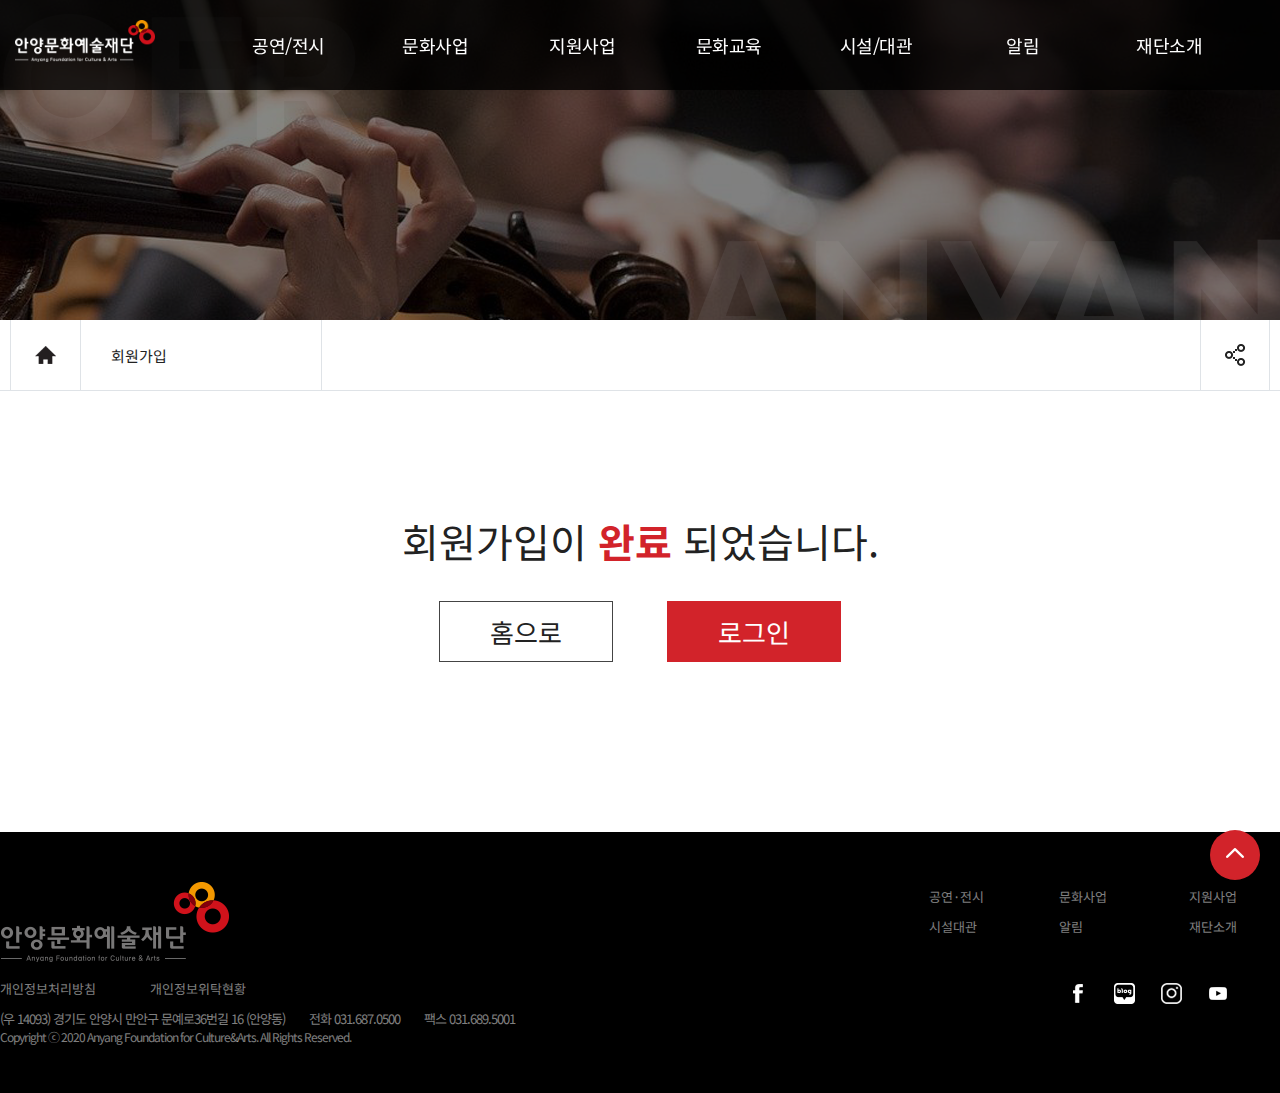
<file: index10.html>
<!DOCTYPE HTML>
<html lang='ko'>
<head>
	<title>안양문화예술재단</title>
	<meta charset='utf-8'>
	<meta name='Viewport' content='width=device-width, initial-scale=1.0, minimum-scale=1.0, maximum-scale=1.6'>
	<meta name='Title' content='안양문화예술재단'>
	<meta name='Subject' content='안양문화예술재단 클론 코딩'>
	<meta name='Keywords' content='html5, css3, 웹표준, 관공소, 안양문화예술재단'>
	<meta name='Author' content='imsuyeaon'>
	<meta name='Publisher' content='imsuyeaon'>
	<meta name='Description' content='웹접근성, 웹표준을 준수한 안양문화예술재단 클론 코딩입니다.'>
	<meta name='Author-Date' content='2022/10/29'>
	<meta name='Robots' content='index,follow'>

	<link rel="apple-touch-icon" sizes="57x57" href="./favicon.ico/apple-icon-57x57.png">
	<link rel="apple-touch-icon" sizes="60x60" href="./favicon.ico/apple-icon-60x60.png">
	<link rel="apple-touch-icon" sizes="72x72" href="./favicon.ico/apple-icon-72x72.png">
	<link rel="apple-touch-icon" sizes="76x76" href="./favicon.ico/apple-icon-76x76.png">
	<link rel="apple-touch-icon" sizes="114x114" href="./favicon.ico/apple-icon-114x114.png">
	<link rel="apple-touch-icon" sizes="120x120" href="./favicon.ico/apple-icon-120x120.png">
	<link rel="apple-touch-icon" sizes="144x144" href="./favicon.ico/apple-icon-144x144.png">
	<link rel="apple-touch-icon" sizes="152x152" href="./favicon.ico/apple-icon-152x152.png">
	<link rel="apple-touch-icon" sizes="180x180" href="./favicon.ico/apple-icon-180x180.png">
	<link rel="icon" type="image/png" sizes="192x192"  href="./favicon.ico/android-icon-192x192.png">
	<link rel="icon" type="image/png" sizes="32x32" href="./favicon.ico/favicon-32x32.png">
	<link rel="icon" type="image/png" sizes="96x96" href="./favicon.ico/favicon-96x96.png">
	<link rel="icon" type="image/png" sizes="16x16" href="./favicon.ico/favicon-16x16.png">
	<link rel="manifest" href="./favicon.ico/manifest.json">
	<meta name="msapplication-TileColor" content="#ffffff">
	<meta name="msapplication-TileImage" content="/ms-icon-144x144.png">
	<meta name="theme-color" content="#ffffff">

	<link rel='stylesheet' href='css/reset.css'>
	<link rel='stylesheet' href='css/style10.css'>

	<link rel='stylesheet' href='https://use.fontawesome.com/releases/v5.5.0/css/all.css' integrity='sha384-B4dIYHKNBt8Bc12p+WXckhzcICo0wtJAoU8YZTY5qE0Id1GSseTk6S+L3BlXeVIU' crossorigin='anonymous'>
	<link rel="stylesheet" href="https://cdnjs.cloudflare.com/ajax/libs/font-awesome/4.7.0/css/font-awesome.min.css">

</head>
<body>
	<ul id="skip">
		<li><a href="#header">헤더 바로가기</a></li>
		<li><a href="#nav">메뉴 바로가기</a></li>
		<li><a href="#content">내용 바로가기</a></li>
	</ul>
	<div id="wrap">
		<div class="red_nav"><a href="#" title="scrollbtn"><span></span></a></div>
		<header id="header">
			<div class="container-top">
				<div class="head-left"><h1><a href="index.html" title="안양문화예술재단"><img src="./img/header-logo.png" alt="로고"></a></h1></div>
				<div class="head-nav">
					<div class="head-drop-bg"><span></span></div>
					<div class="head-menu">
						<ul class="cf">
							<li><a href="./index2.html" title="공연/전시">공연/전시</a>
							<ul class="cf">
								<li><a href="#" title="예매하기">예매하기</a></li>
								<li><a href="#" title="월&middot;연간일정">월&middot;연간일정</a></li>
								<li><a href="#" title="예매안내">예매안내</a></li>
								<li><a href="#" title="좌석배치도">좌석배치도</a></li>
								<li><a href="#" title="관람예절">관람예절</a></li>
							</ul>
							</li>
							<li><a href="./index3.html" title="문화사업">문화사업</a>
								<ul>
									<li><a href="#" title="안양공공예술프로젝트(APAP)">안양공공예술프로젝트(APAP)</a></li>
									<li><a href="#" title="박물관">박물관</a></li>
									<li><a href="#" title="문화축제">문화축제</a></li>
									<li><a href="#" title="브라보 오케스트라">브라보 오케스트라</a></li>
								</ul>
							</li>
							<li><a href="./index4.html" title="지원사업">지원사업</a>
								<ul>
									<li><a href="#" title="예술공모지원">예술공모지원</a></li>
									<li><a href="#" title="자료실">자료실</a></li>
									<li><a href="#" title="활동자료">활동자료</a></li>
								</ul>
							</li>
							<li><a href="./index5.html" title="문화교육">문화교육</a>
								<ul>
									<li><a href="#" title="평촌아트홀 아카데미">평촌아트홀<br>아카데미</a></li>
									<li><a href="#" title="박물관 강좌">박물관 강좌</a></li>
									<li><a href="#" title="APAP 교육">APAP 교육</a></li>
								</ul>
							</li>
							<li><a href="./index6.html" title="시설/대관">시설/대관</a>
								<ul>
									<li><a href="#" title="운영시설">운영시설</a></li>
									<li><a href="#" title="공간소개">공간소개</a></li>
									<li><a href="#" title="대관안내">대관안내</a></li>
								</ul>
							</li>
							<li><a href="./index7.html" title="알림">알림</a>
								<ul>
									<li><a href="#" title="공지사항">공지사항</a></li>
									<li><a href="#" title="보도자료">보도자료</a></li>
									<li><a href="#" title="고객의 소리">고객의 소리</a></li>
									<li><a href="#" title="FAQ">FAQ</a></li>
									<li><a href="#" title="자료실">자료실</a></li>
								</ul>
							</li>
							<li><a href="./index8.html" title="재단소개">재단소개</a>
								<ul>
									<li><a href="#" title="인사말">인사말</a></li>
									<li><a href="#" title="연혁">연혁</a></li>
									<li><a href="#" title="미션과 비전">미션과 비전</a></li>
									<li><a href="#" title="조직 및 기구">조직 및 기구</a></li>
									<li><a href="#" title="윤리경영">윤리경영</a></li>
									<li><a href="#" title="정보공개">정보공개</a></li>
									<li><a href="#" title="CI소개">CI소개</a></li>
									<li><a href="#" title="오시는길">오시는길</a></li>
								</ul>
							</li>
						</ul>
					</div>
				</div>
				<div class="head-right">
					<ul class="icon">
						<li><a href="./index11.html" title="login">Login</a></li>
						<li class="icon-calendar ir_pm"><a href="#" title="calendar">캘린더</a></li>
						<li class="icon-serch ir_pm"><a href="#" title="serch">서치</a></li>
						<li class="icon-tab ir_pm"><a href="#" title="tab">탭</a></li>
					</ul>
				</div>
			</div>
		</header>
		<section id="bgSection">
			<div class="sub_main"></div>
		</section>
		<nav id="nav">
		<div class="navWrap">
			<div class="navSection">
				<ul class="cf">
					<li class="homeicon"><a href="#" title="homeicon"><span></span></a></li>
					<li class="ticketingtab">
						<a href="#" title="" class="tabList">회원가입</a>
					</li>
				
					<li class="shareicon"><a href="#" title="shareicon"><span></span></a>
						<ul>
							<li><a href="#" title="kakao"><span class="kakao_icon"></span></a></li>
							<li><a href="#" title="facebook"><span class="facebook_icon"></span></a></li>
							<li><a href="#" title="twitter"><span class="twitter_icon"></span></a></li>
							<li><a href="#" title="naver"><span class="naver_icon"></span></a></li>
						</ul>
					</li>
				</ul>
			</div>
		</div>
		</nav>
		<main id="main">
			<div class="container_sub">
				<h3>회원가입이 <span>완료</span> 되었습니다.</h3>
				<div class="btnArea">
					<button><a href="./index.html"  class="homebtn">홈으로</a></button>
					<button><a href="./index.html"  class="loginbtn">로그인</a></button>
				</div>

			</div>	
		</main>
		<footer id="footer">
			<div class="container2">
				<div class="footer_nav">
					<h2><img src="./img/footer-logo.png" alt="로고"></h2>
					<nav>
						<div class="nav_text">
							<h3 class="ir_so">하단 메뉴</h3>
							<ul class="cf">
								<li><a href="#" title="공연&#183;전시">공연&#183;전시</a></li>
								<li><a href="#" title="문화사업">문화사업</a></li>
								<li><a href="#" title="지원사업">지원사업</a></li>
								<li><a href="#" title="문화교육">문화교육</a></li>
								<li><a href="#" title="시설대관">시설대관</a></li>
								<li><a href="#" title="알림">알림</a></li>
								<li><a href="#" title="재단소개">재단소개</a></li>
							</ul>
						</div>
						<div class="nav_right cf">
							<div class="nav_icon">
								<h3 class="ir_so">안양문화예술재단 sns</h3>
								<ul class="cf">
									<li><a href="#" title="insta" target="_blank"><span class="ir_pm facebook">facebook</span></a></li>
									<li><a href="#" title="blog" target="_blank"><span class="ir_pm blog">blog</span></a></li>
									<li><a href="#" title="insta" target="_blank"><span class="ir_pm insta">insta</span></a></li>
									<li><a href="#" title="youtube" target="_blank"><span class="ir_pm youtube">youtube</span></a></li>
								</ul>
							</div>
							<div class="familySite">
								<h3 class="ir_so">familySite</h3>
								<ul>
									<li>
										<h3 class="cf"><a href="#" title="familySite바로가기">familySite</a></h3>
										<ul>
											<li><a href="#" title="안양시" target="_blank">안양시</a></li>
											<li><a href="#" title="안양문화관광" target="_blank">안양문화관광</a></li>
											<li><a href="#" title="APAP" target="_blank">APAP</a></li>
											<li><a href="#" title="대관신청프로그램" target="_blank">대관신청프로그램</a></li>
											<li><a href="#" title="안양박물관" target="_blank">안양박물관</a></li>
											<li><a href="#" title="재단&#40;영문&#41;" target="_blank">재단&#40영문&#41;</a></li>
										</ul>
									</li>
								</ul>
							</div>
						</div>
					</nav>
				</div>
				<div class="footer_privacy">
					<ul class="cf">
						<li><a href="#" title="개인정보처리방침">개인정보처리방침</a></li>
						<li><a href="#" title="개인정보위탁현황">개인정보위탁현황</a></li>
					</ul>
				</div>
				<div class="footer_address">
					<address>
						<span>(우 14093) 경기도 안양시 만안구 문예로36번길 16 (안양동)</span>
						<span>전화 031.687.0500</span>
						<span>팩스 031.689.5001</span>
						<p>Copyright ⓒ 2020 Anyang Foundation for Culture&Arts. All Rights Reserved.</p>
					</address>
				</div>
			</div>
		</footer>
	</div>
</body>
</html>
</file>
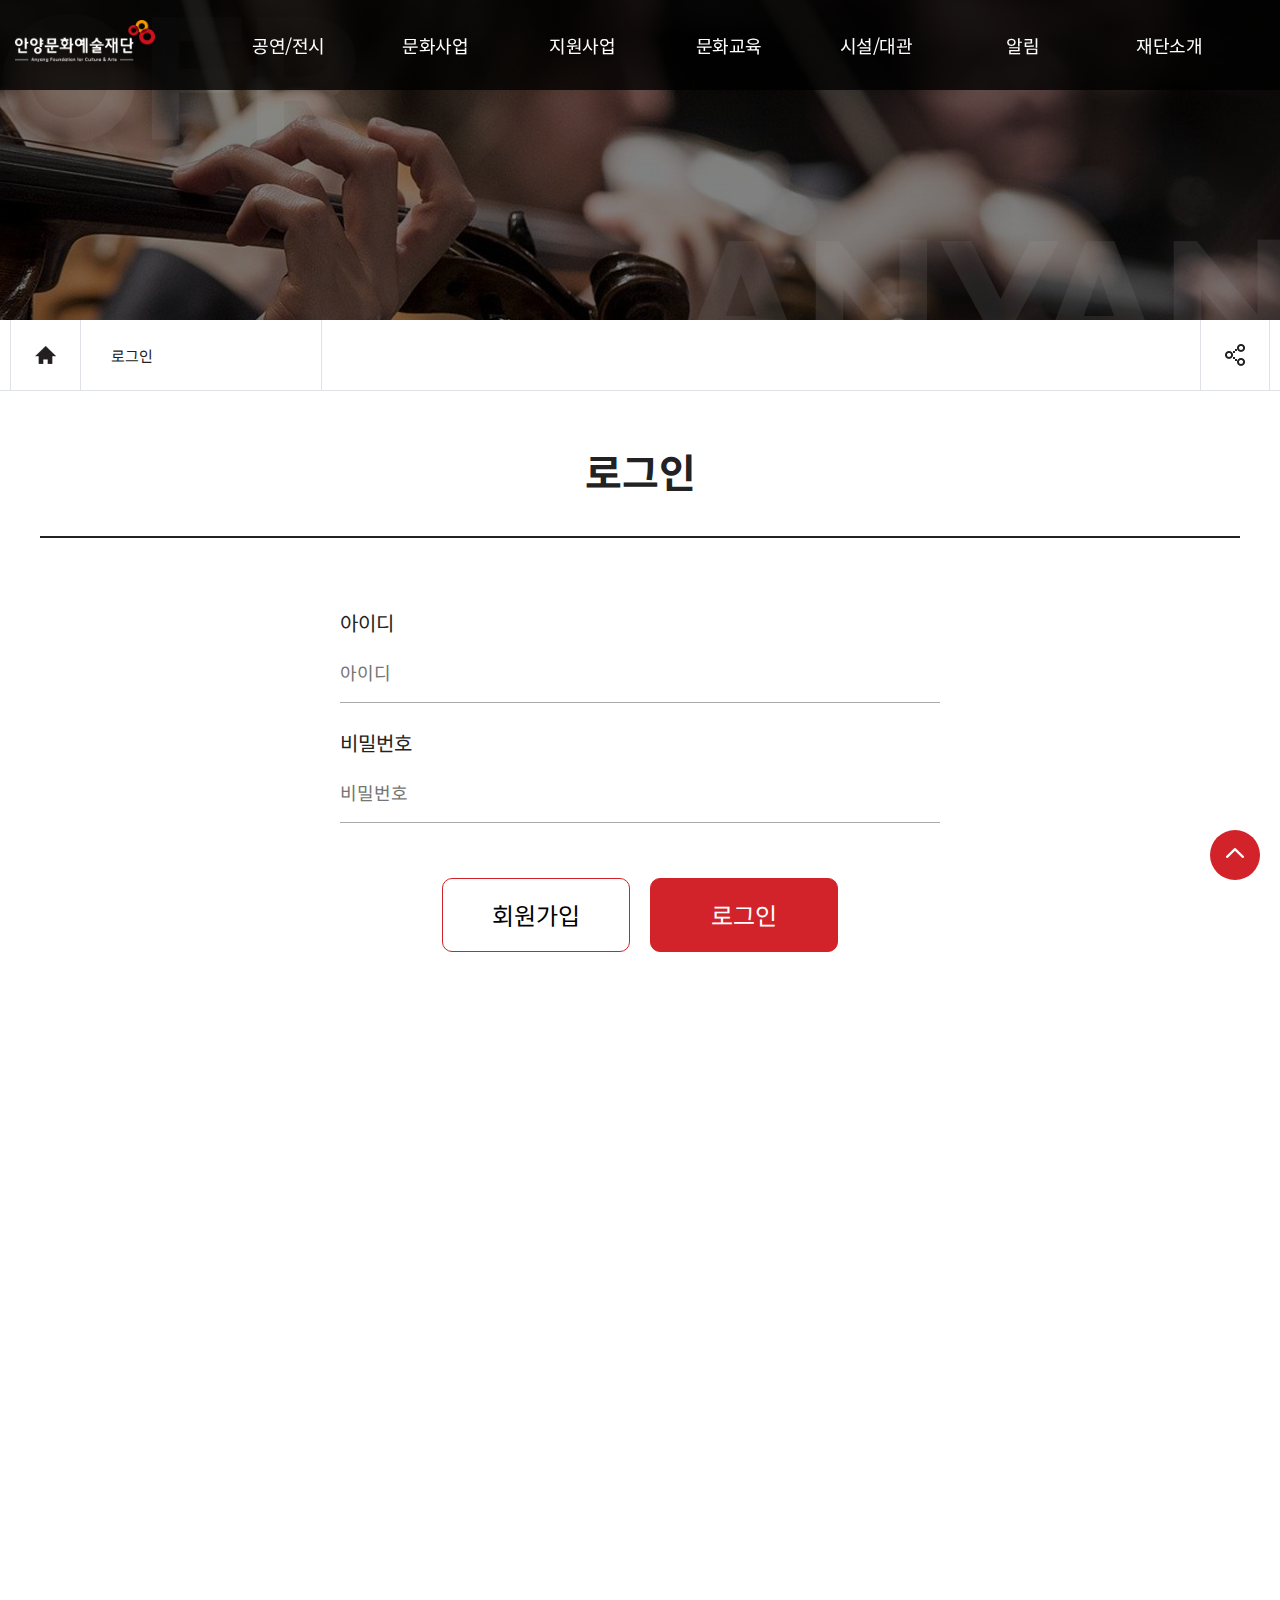
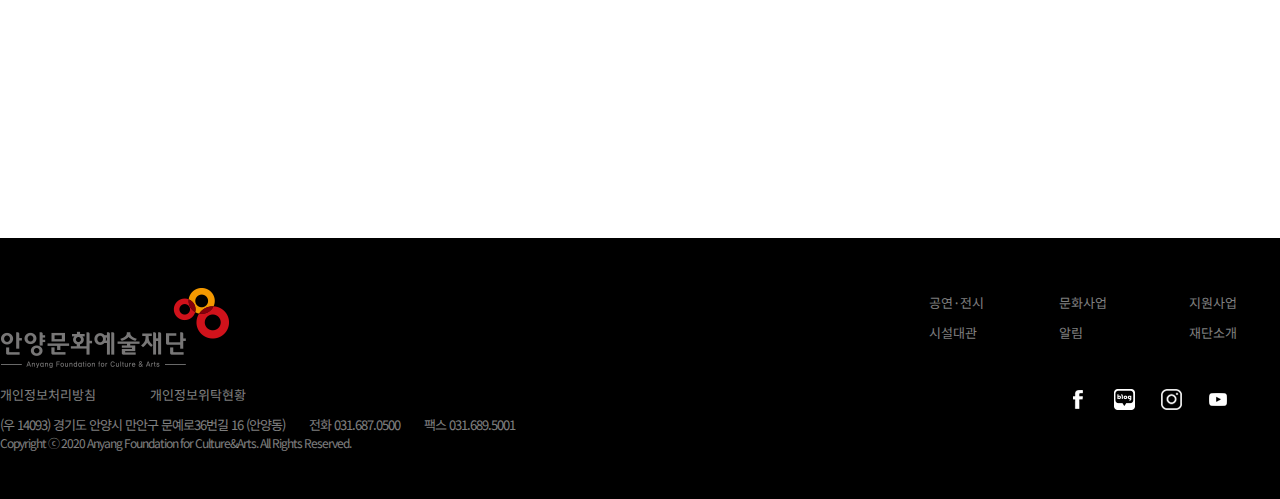
<file: index11.html>
<!DOCTYPE HTML>
<html lang='ko'>
<head>
	<title>안양문화예술재단</title>
	<meta charset='utf-8'>
	<meta name='Viewport' content='width=device-width, initial-scale=1.0, minimum-scale=1.0, maximum-scale=1.6'>
	<meta name='Title' content='안양문화예술재단'>
	<meta name='Subject' content='안양문화예술재단 클론 코딩'>
	<meta name='Keywords' content='html5, css3, 웹표준, 관공소, 안양문화예술재단'>
	<meta name='Author' content='imsuyeaon'>
	<meta name='Publisher' content='imsuyeaon'>
	<meta name='Description' content='웹접근성, 웹표준을 준수한 안양문화예술재단 클론 코딩입니다.'>
	<meta name='Author-Date' content='2022/10/29'>
	<meta name='Robots' content='index,follow'>

	<link rel="apple-touch-icon" sizes="57x57" href="./favicon.ico/apple-icon-57x57.png">
	<link rel="apple-touch-icon" sizes="60x60" href="./favicon.ico/apple-icon-60x60.png">
	<link rel="apple-touch-icon" sizes="72x72" href="./favicon.ico/apple-icon-72x72.png">
	<link rel="apple-touch-icon" sizes="76x76" href="./favicon.ico/apple-icon-76x76.png">
	<link rel="apple-touch-icon" sizes="114x114" href="./favicon.ico/apple-icon-114x114.png">
	<link rel="apple-touch-icon" sizes="120x120" href="./favicon.ico/apple-icon-120x120.png">
	<link rel="apple-touch-icon" sizes="144x144" href="./favicon.ico/apple-icon-144x144.png">
	<link rel="apple-touch-icon" sizes="152x152" href="./favicon.ico/apple-icon-152x152.png">
	<link rel="apple-touch-icon" sizes="180x180" href="./favicon.ico/apple-icon-180x180.png">
	<link rel="icon" type="image/png" sizes="192x192"  href="./favicon.ico/android-icon-192x192.png">
	<link rel="icon" type="image/png" sizes="32x32" href="./favicon.ico/favicon-32x32.png">
	<link rel="icon" type="image/png" sizes="96x96" href="./favicon.ico/favicon-96x96.png">
	<link rel="icon" type="image/png" sizes="16x16" href="./favicon.ico/favicon-16x16.png">
	<link rel="manifest" href="./favicon.ico/manifest.json">
	<meta name="msapplication-TileColor" content="#ffffff">
	<meta name="msapplication-TileImage" content="/ms-icon-144x144.png">
	<meta name="theme-color" content="#ffffff">

	<link rel='stylesheet' href='css/reset.css'>
	<link rel='stylesheet' href='css/style11.css'>

	<link rel='stylesheet' href='https://use.fontawesome.com/releases/v5.5.0/css/all.css' integrity='sha384-B4dIYHKNBt8Bc12p+WXckhzcICo0wtJAoU8YZTY5qE0Id1GSseTk6S+L3BlXeVIU' crossorigin='anonymous'>
	<link rel="stylesheet" href="https://cdnjs.cloudflare.com/ajax/libs/font-awesome/4.7.0/css/font-awesome.min.css">

	<script src="./js/jquery-1.12.4.min.js"></script>
</head>
<body>
	<ul id="skip">
		<li><a href="#header">헤더 바로가기</a></li>
		<li><a href="#nav">메뉴 바로가기</a></li>
		<li><a href="#content">내용 바로가기</a></li>
	</ul>
	<div id="wrap">
		<div class="red_nav"><a href="#" title="scrollbtn"><span></span></a></div>
		<header id="header">
			<div class="container-top">
				<div class="head-left"><h1><a href="index.html" title="안양문화예술재단"><img src="./img/header-logo.png" alt="로고"></a></h1></div>
				<div class="head-nav">
					<div class="head-drop-bg"><span></span></div>
					<div class="head-menu">
						<ul class="cf">
							<li><a href="./index2.html" title="공연/전시">공연/전시</a>
							<ul class="cf">
								<li><a href="#" title="예매하기">예매하기</a></li>
								<li><a href="#" title="월&middot;연간일정">월&middot;연간일정</a></li>
								<li><a href="#" title="예매안내">예매안내</a></li>
								<li><a href="#" title="좌석배치도">좌석배치도</a></li>
								<li><a href="#" title="관람예절">관람예절</a></li>
							</ul>
							</li>
							<li><a href="./index3.html" title="문화사업">문화사업</a>
								<ul>
									<li><a href="#" title="안양공공예술프로젝트(APAP)">안양공공예술프로젝트(APAP)</a></li>
									<li><a href="#" title="박물관">박물관</a></li>
									<li><a href="#" title="문화축제">문화축제</a></li>
									<li><a href="#" title="브라보 오케스트라">브라보 오케스트라</a></li>
								</ul>
							</li>
							<li><a href="./index4.html" title="지원사업">지원사업</a>
								<ul>
									<li><a href="#" title="예술공모지원">예술공모지원</a></li>
									<li><a href="#" title="자료실">자료실</a></li>
									<li><a href="#" title="활동자료">활동자료</a></li>
								</ul>
							</li>
							<li><a href="./index5.html" title="문화교육">문화교육</a>
								<ul>
									<li><a href="#" title="평촌아트홀 아카데미">평촌아트홀<br>아카데미</a></li>
									<li><a href="#" title="박물관 강좌">박물관 강좌</a></li>
									<li><a href="#" title="APAP 교육">APAP 교육</a></li>
								</ul>
							</li>
							<li><a href="./index6.html" title="시설/대관">시설/대관</a>
								<ul>
									<li><a href="#" title="운영시설">운영시설</a></li>
									<li><a href="#" title="공간소개">공간소개</a></li>
									<li><a href="#" title="대관안내">대관안내</a></li>
								</ul>
							</li>
							<li><a href="./index7.html" title="알림">알림</a>
								<ul>
									<li><a href="#" title="공지사항">공지사항</a></li>
									<li><a href="#" title="보도자료">보도자료</a></li>
									<li><a href="#" title="고객의 소리">고객의 소리</a></li>
									<li><a href="#" title="FAQ">FAQ</a></li>
									<li><a href="#" title="자료실">자료실</a></li>
								</ul>
							</li>
							<li><a href="./index8.html" title="재단소개">재단소개</a>
								<ul>
									<li><a href="#" title="인사말">인사말</a></li>
									<li><a href="#" title="연혁">연혁</a></li>
									<li><a href="#" title="미션과 비전">미션과 비전</a></li>
									<li><a href="#" title="조직 및 기구">조직 및 기구</a></li>
									<li><a href="#" title="윤리경영">윤리경영</a></li>
									<li><a href="#" title="정보공개">정보공개</a></li>
									<li><a href="#" title="CI소개">CI소개</a></li>
									<li><a href="#" title="오시는길">오시는길</a></li>
								</ul>
							</li>
						</ul>
					</div>
				</div>
				<div class="head-right">
					<ul class="icon">
						<li><a href="./index11.html" title="login">Login</a></li>
						<li class="icon-calendar ir_pm"><a href="#" title="calendar">캘린더</a></li>
						<li class="icon-serch ir_pm"><a href="#" title="serch">서치</a></li>
						<li class="icon-tab ir_pm"><a href="#" title="tab">탭</a></li>
					</ul>
				</div>
			</div>
		</header>
		<section id="bgSection">
			<div class="sub_main"></div>
		</section>
		<nav id="nav">
		<div class="navWrap">
			<div class="navSection">
				<ul class="cf">
					<li class="homeicon"><a href="#" title="homeicon"><span></span></a></li>
					<li class="ticketingtab">
						<a href="#" title="" class="tabList">로그인</a>
					</li>
				
					<li class="shareicon"><a href="#" title="shareicon"><span></span></a>
						<ul>
							<li><a href="#" title="kakao"><span class="kakao_icon"></span></a></li>
							<li><a href="#" title="facebook"><span class="facebook_icon"></span></a></li>
							<li><a href="#" title="twitter"><span class="twitter_icon"></span></a></li>
							<li><a href="#" title="naver"><span class="naver_icon"></span></a></li>
						</ul>
					</li>
				</ul>
			</div>
		</div>
		</nav>
		<main id="main">
			<div class="container_sub">
				<h3>로그인</h3>
				<fieldset>
					<legend class="ir_so">회원가입</legend>
					<form action="./index10.html" method="post" name="signUp" id="signUp">
						<ul>
							<li class="id_section">
								<label for="idArea">아이디</label>
								<span id="idMes" class="message"></span>
								<input type="text" id="idArea" class="line" required size="30" placeholder="아이디">
							</li>
							<li>
								<label for="pwArea">비밀번호</label>
								<span id="pwMes" class="message"></span>
								<input type="password" id="pwArea" class="line" required size="30" placeholder="비밀번호">
							</li>
							<li class="submit-area">
								<a href="./index9.html" title="회원가입"><input type="text" value="회원가입" class="btn" id="submit1"></a>
								<a href="./index.html" title="로그인"><input type="text" value="로그인" class="btn2" id="submit2"></a>
							</li>
						</ul>
					</form>

				</fieldset>
			</div>	
		</main>
		<footer id="footer">
			<div class="container2">
				<div class="footer_nav">
					<h2><img src="./img/footer-logo.png" alt="로고"></h2>
					<nav>
						<div class="nav_text">
							<h3 class="ir_so">하단 메뉴</h3>
							<ul class="cf">
								<li><a href="#" title="공연&#183;전시">공연&#183;전시</a></li>
								<li><a href="#" title="문화사업">문화사업</a></li>
								<li><a href="#" title="지원사업">지원사업</a></li>
								<li><a href="#" title="문화교육">문화교육</a></li>
								<li><a href="#" title="시설대관">시설대관</a></li>
								<li><a href="#" title="알림">알림</a></li>
								<li><a href="#" title="재단소개">재단소개</a></li>
							</ul>
						</div>
						<div class="nav_right cf">
							<div class="nav_icon">
								<h3 class="ir_so">안양문화예술재단 sns</h3>
								<ul class="cf">
									<li><a href="#" title="insta" target="_blank"><span class="ir_pm facebook">facebook</span></a></li>
									<li><a href="#" title="blog" target="_blank"><span class="ir_pm blog">blog</span></a></li>
									<li><a href="#" title="insta" target="_blank"><span class="ir_pm insta">insta</span></a></li>
									<li><a href="#" title="youtube" target="_blank"><span class="ir_pm youtube">youtube</span></a></li>
								</ul>
							</div>
							<div class="familySite">
								<h3 class="ir_so">familySite</h3>
								<ul>
									<li>
										<h3 class="cf"><a href="#" title="familySite바로가기">familySite</a></h3>
										<ul>
											<li><a href="#" title="안양시" target="_blank">안양시</a></li>
											<li><a href="#" title="안양문화관광" target="_blank">안양문화관광</a></li>
											<li><a href="#" title="APAP" target="_blank">APAP</a></li>
											<li><a href="#" title="대관신청프로그램" target="_blank">대관신청프로그램</a></li>
											<li><a href="#" title="안양박물관" target="_blank">안양박물관</a></li>
											<li><a href="#" title="재단&#40;영문&#41;" target="_blank">재단&#40영문&#41;</a></li>
										</ul>
									</li>
								</ul>
							</div>
						</div>
					</nav>
				</div>
				<div class="footer_privacy">
					<ul class="cf">
						<li><a href="#" title="개인정보처리방침">개인정보처리방침</a></li>
						<li><a href="#" title="개인정보위탁현황">개인정보위탁현황</a></li>
					</ul>
				</div>
				<div class="footer_address">
					<address>
						<span>(우 14093) 경기도 안양시 만안구 문예로36번길 16 (안양동)</span>
						<span>전화 031.687.0500</span>
						<span>팩스 031.689.5001</span>
						<p>Copyright ⓒ 2020 Anyang Foundation for Culture&Arts. All Rights Reserved.</p>
					</address>
				</div>
			</div>
		</footer>
	</div>
</body>
</html>
</file>
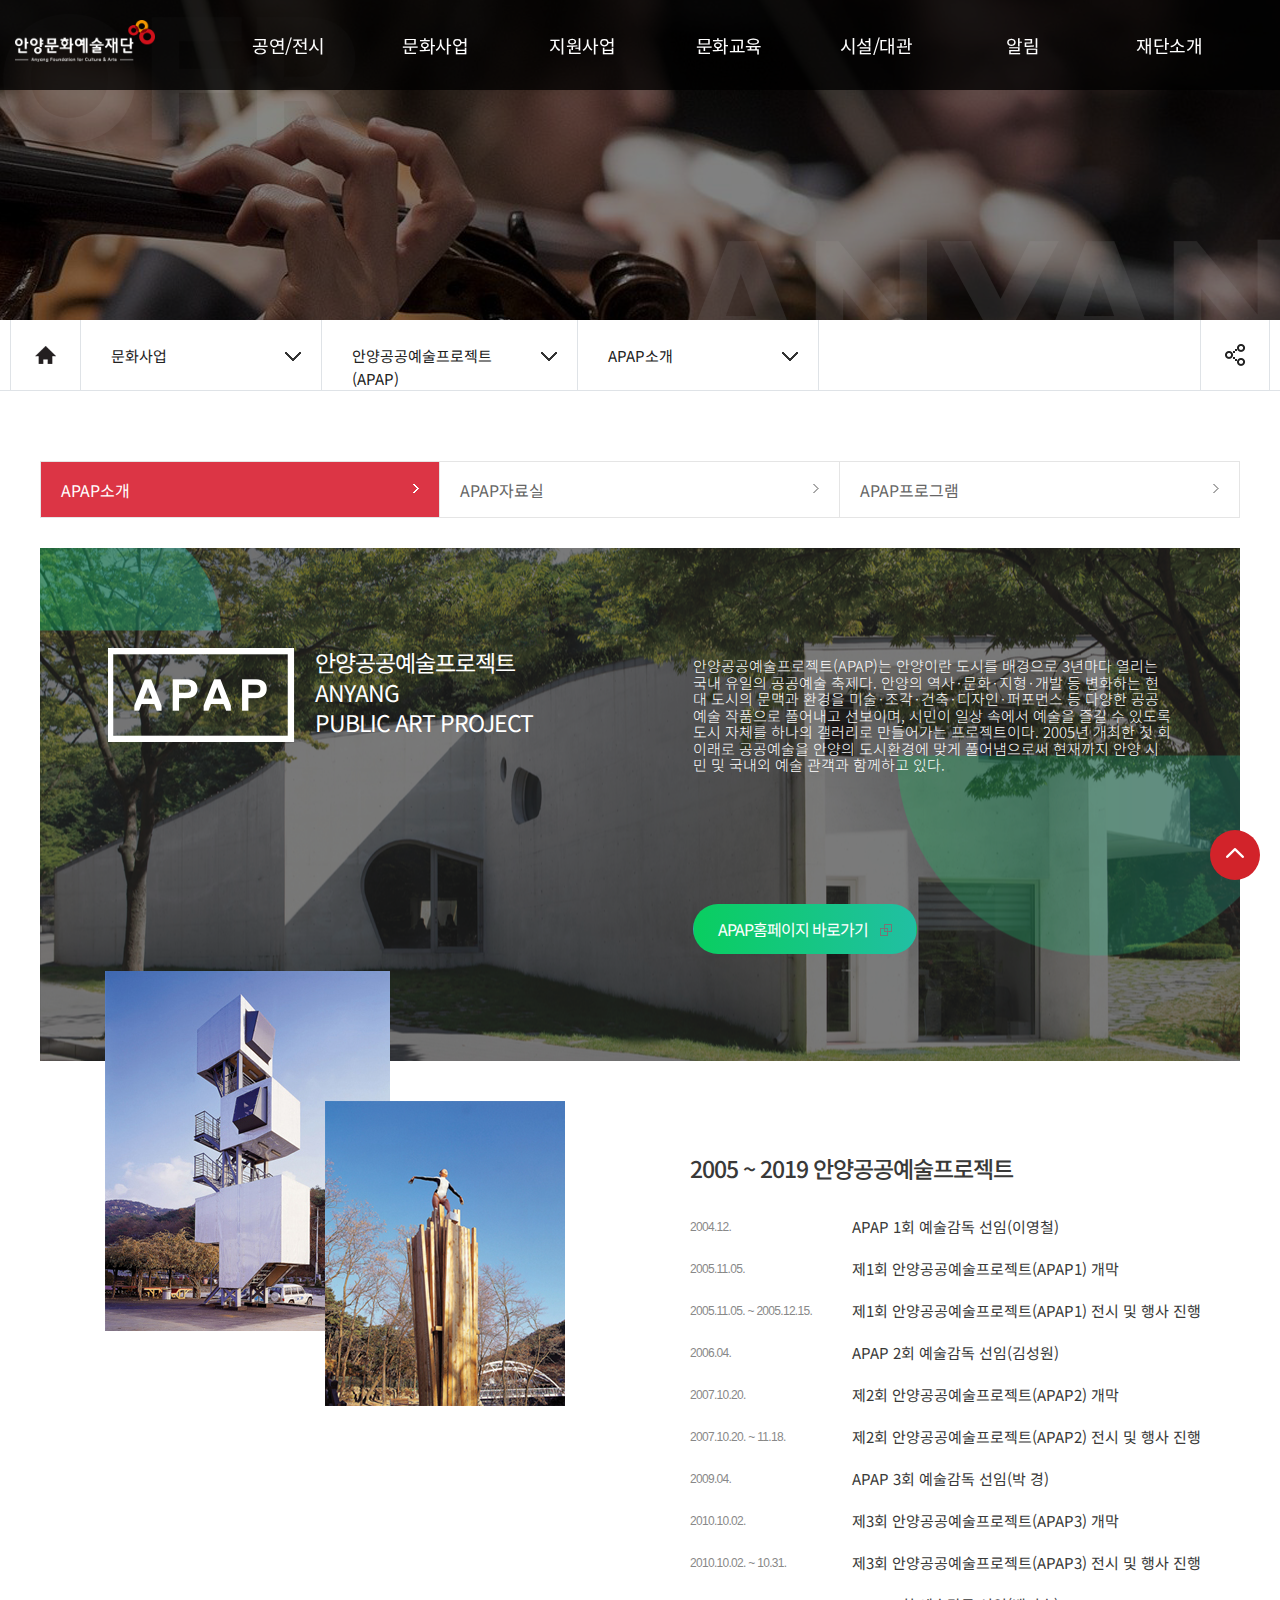
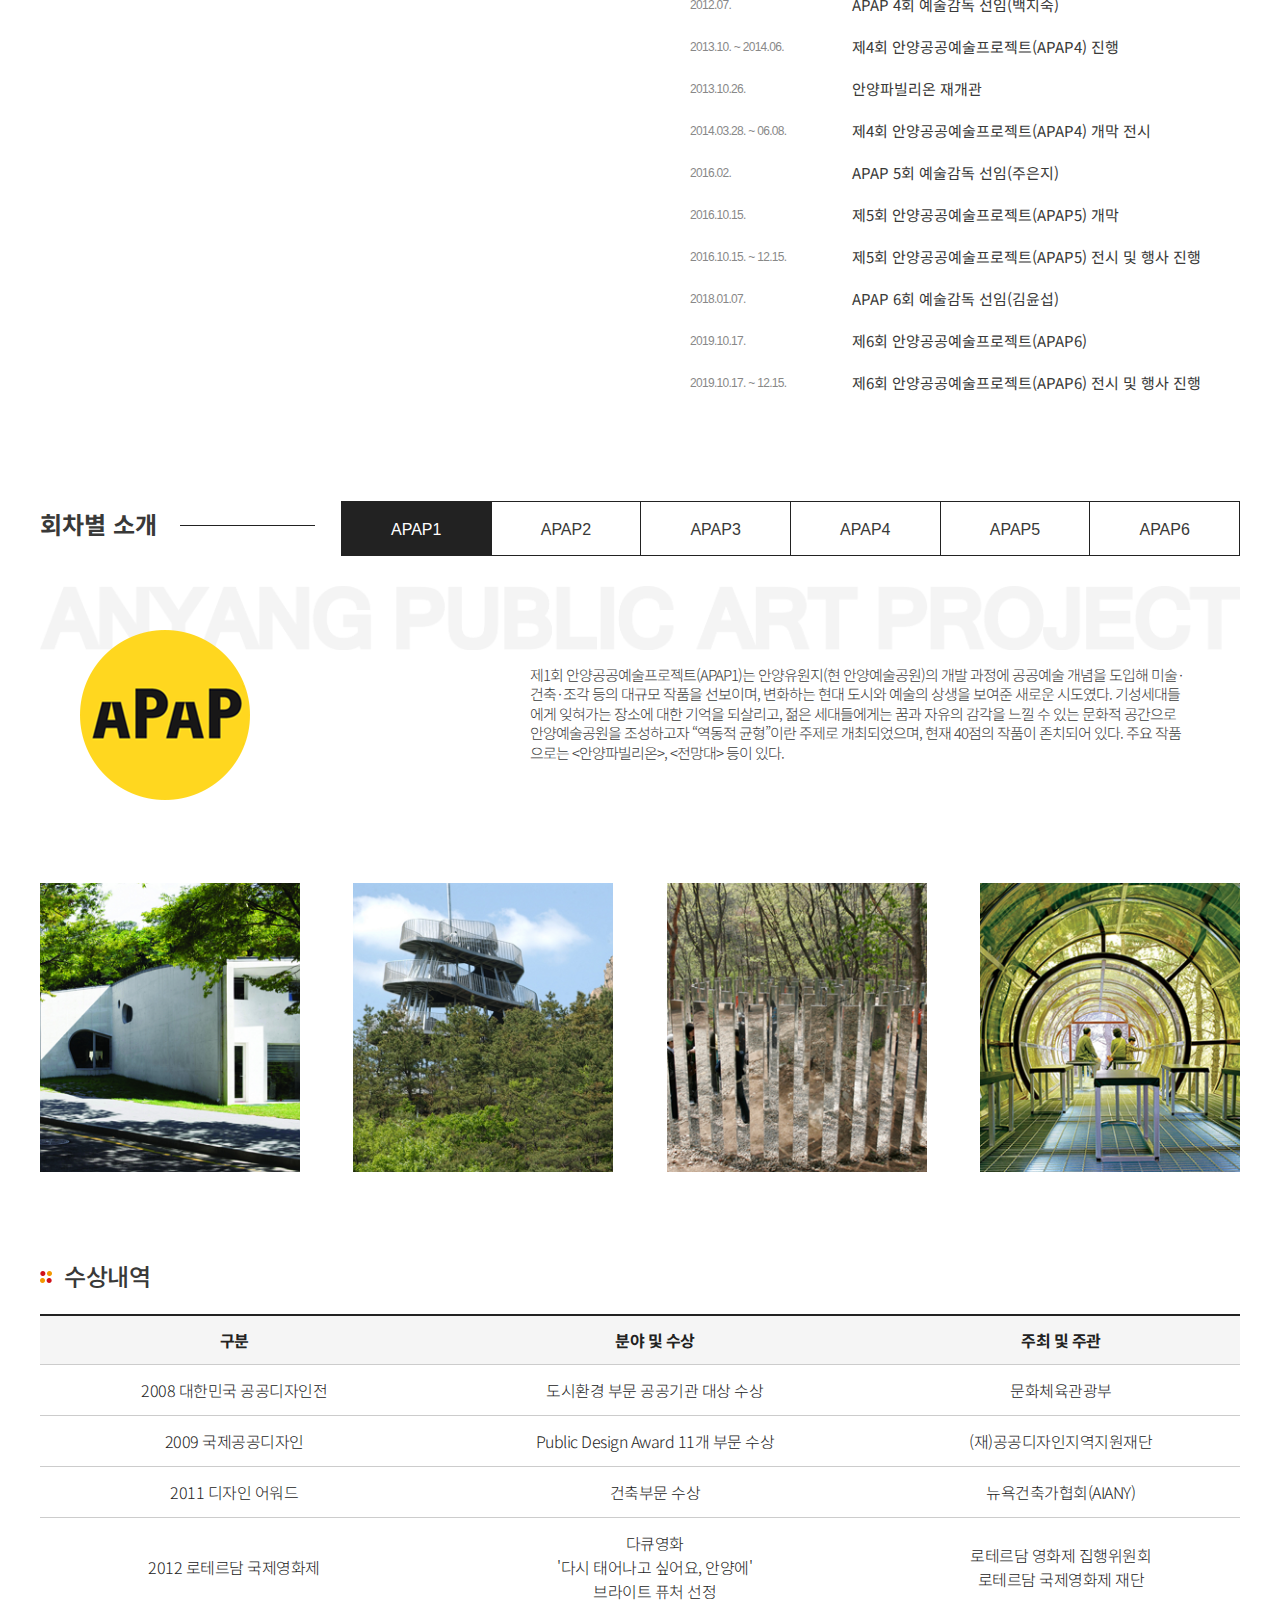
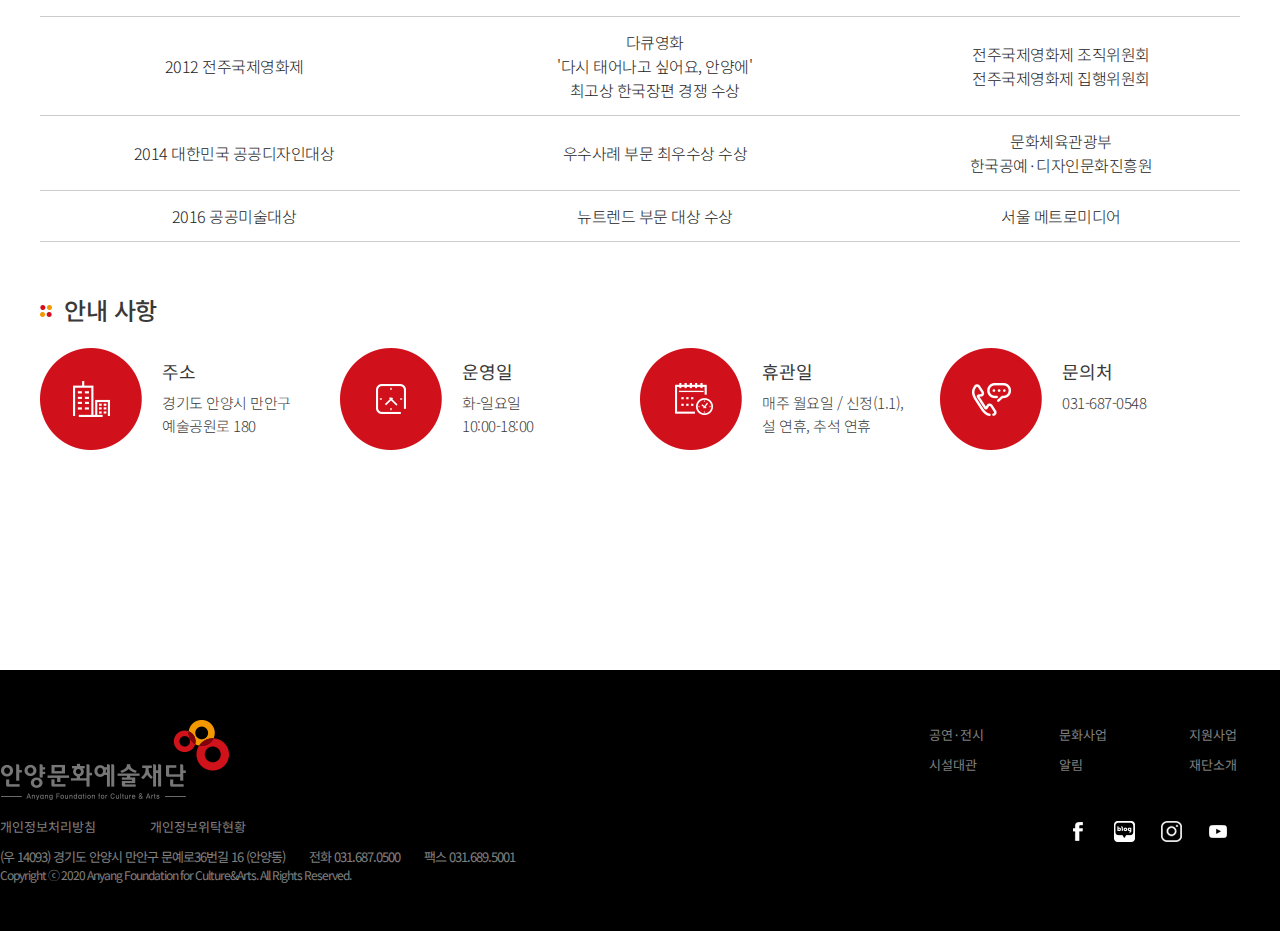
<file: index3.html>
<!DOCTYPE HTML>
<html lang='ko'>
<head>
	<title>안양문화예술재단</title>
	<meta charset='utf-8'>
	<meta name='Viewport' content='width=device-width, initial-scale=1.0, minimum-scale=1.0, maximum-scale=1.6'>
	<meta name='Title' content='안양문화예술재단'>
	<meta name='Subject' content='안양문화예술재단 클론 코딩'>
	<meta name='Keywords' content='html5, css3, 웹표준, 관공소, 안양문화예술재단'>
	<meta name='Author' content='imsuyeaon'>
	<meta name='Publisher' content='imsuyeaon'>
	<meta name='Description' content='웹접근성, 웹표준을 준수한 안양문화예술재단 클론 코딩입니다.'>
	<meta name='Author-Date' content='2022/10/29'>
	<meta name='Robots' content='index,follow'>

	<link rel="apple-touch-icon" sizes="57x57" href="./favicon.ico/apple-icon-57x57.png">
	<link rel="apple-touch-icon" sizes="60x60" href="./favicon.ico/apple-icon-60x60.png">
	<link rel="apple-touch-icon" sizes="72x72" href="./favicon.ico/apple-icon-72x72.png">
	<link rel="apple-touch-icon" sizes="76x76" href="./favicon.ico/apple-icon-76x76.png">
	<link rel="apple-touch-icon" sizes="114x114" href="./favicon.ico/apple-icon-114x114.png">
	<link rel="apple-touch-icon" sizes="120x120" href="./favicon.ico/apple-icon-120x120.png">
	<link rel="apple-touch-icon" sizes="144x144" href="./favicon.ico/apple-icon-144x144.png">
	<link rel="apple-touch-icon" sizes="152x152" href="./favicon.ico/apple-icon-152x152.png">
	<link rel="apple-touch-icon" sizes="180x180" href="./favicon.ico/apple-icon-180x180.png">
	<link rel="icon" type="image/png" sizes="192x192"  href="./favicon.ico/android-icon-192x192.png">
	<link rel="icon" type="image/png" sizes="32x32" href="./favicon.ico/favicon-32x32.png">
	<link rel="icon" type="image/png" sizes="96x96" href="./favicon.ico/favicon-96x96.png">
	<link rel="icon" type="image/png" sizes="16x16" href="./favicon.ico/favicon-16x16.png">
	<link rel="manifest" href="./favicon.ico/manifest.json">
	<meta name="msapplication-TileColor" content="#ffffff">
	<meta name="msapplication-TileImage" content="/ms-icon-144x144.png">
	<meta name="theme-color" content="#ffffff">

	<link rel='stylesheet' href='css/reset.css'>
	<link rel='stylesheet' href='css/style3.css'>

	<link rel='stylesheet' href='https://use.fontawesome.com/releases/v5.5.0/css/all.css' integrity='sha384-B4dIYHKNBt8Bc12p+WXckhzcICo0wtJAoU8YZTY5qE0Id1GSseTk6S+L3BlXeVIU' crossorigin='anonymous'>
	<link rel="stylesheet" href="https://cdnjs.cloudflare.com/ajax/libs/font-awesome/4.7.0/css/font-awesome.min.css">

</head>
<body>
	<ul id="skip">
		<li><a href="#header">헤더 바로가기</a></li>
		<li><a href="#nav">메뉴 바로가기</a></li>
		<li><a href="#content">내용 바로가기</a></li>
	</ul>
	<div id="wrap">
		<div class="red_nav"><a href="#" title="scrollbtn"><span></span></a></div>
		<header id="header">
			<div class="container-top">
				<div class="head-left"><h1><a href="index.html" title="안양문화예술재단"><img src="./img/header-logo.png" alt="로고"></a></h1></div>
				<div class="head-nav">
					<div class="head-drop-bg"><span></span></div>
					<div class="head-menu">
						<ul class="cf">
							<li><a href="./index2.html" title="공연/전시">공연/전시</a>
							<ul class="cf">
								<li><a href="#" title="예매하기">예매하기</a></li>
								<li><a href="#" title="월&middot;연간일정">월&middot;연간일정</a></li>
								<li><a href="#" title="예매안내">예매안내</a></li>
								<li><a href="#" title="좌석배치도">좌석배치도</a></li>
								<li><a href="#" title="관람예절">관람예절</a></li>
							</ul>
							</li>
							<li><a href="./index3.html" title="문화사업">문화사업</a>
								<ul>
									<li><a href="#" title="안양공공예술프로젝트(APAP)">안양공공예술프로젝트(APAP)</a></li>
									<li><a href="#" title="박물관">박물관</a></li>
									<li><a href="#" title="문화축제">문화축제</a></li>
									<li><a href="#" title="브라보 오케스트라">브라보 오케스트라</a></li>
								</ul>
							</li>
							<li><a href="./index4.html" title="지원사업">지원사업</a>
								<ul>
									<li><a href="#" title="예술공모지원">예술공모지원</a></li>
									<li><a href="#" title="자료실">자료실</a></li>
									<li><a href="#" title="활동자료">활동자료</a></li>
								</ul>
							</li>
							<li><a href="./index5.html" title="문화교육">문화교육</a>
								<ul>
									<li><a href="#" title="평촌아트홀 아카데미">평촌아트홀<br>아카데미</a></li>
									<li><a href="#" title="박물관 강좌">박물관 강좌</a></li>
									<li><a href="#" title="APAP 교육">APAP 교육</a></li>
								</ul>
							</li>
							<li><a href="./index6.html" title="시설/대관">시설/대관</a>
								<ul>
									<li><a href="#" title="운영시설">운영시설</a></li>
									<li><a href="#" title="공간소개">공간소개</a></li>
									<li><a href="#" title="대관안내">대관안내</a></li>
								</ul>
							</li>
							<li><a href="./index7.html" title="알림">알림</a>
								<ul>
									<li><a href="#" title="공지사항">공지사항</a></li>
									<li><a href="#" title="보도자료">보도자료</a></li>
									<li><a href="#" title="고객의 소리">고객의 소리</a></li>
									<li><a href="#" title="FAQ">FAQ</a></li>
									<li><a href="#" title="자료실">자료실</a></li>
								</ul>
							</li>
							<li><a href="./index8.html" title="재단소개">재단소개</a>
								<ul>
									<li><a href="#" title="인사말">인사말</a></li>
									<li><a href="#" title="연혁">연혁</a></li>
									<li><a href="#" title="미션과 비전">미션과 비전</a></li>
									<li><a href="#" title="조직 및 기구">조직 및 기구</a></li>
									<li><a href="#" title="윤리경영">윤리경영</a></li>
									<li><a href="#" title="정보공개">정보공개</a></li>
									<li><a href="#" title="CI소개">CI소개</a></li>
									<li><a href="#" title="오시는길">오시는길</a></li>
								</ul>
							</li>
						</ul>
					</div>
				</div>
				<div class="head-right">
					<ul class="icon">
						<li><a href="./index11.html" title="login">Login</a></li>
						<li class="icon-calendar ir_pm"><a href="#" title="calendar">캘린더</a></li>
						<li class="icon-serch ir_pm"><a href="#" title="serch">서치</a></li>
						<li class="icon-tab ir_pm"><a href="#" title="tab">탭</a></li>
					</ul>
				</div>
			</div>
		</header>
		<section id="bgSection">
			<div class="sub_main"></div>
		</section>
		<nav id="nav">
		<div class="navWrap">
			<div class="navSection">
				<ul class="cf">
					<li class="homeicon"><a href="#" title="homeicon"><span></span></a></li>
					<li class="ticketingtab">
						<a href="#" title="문화사업" class="tabList">문화사업</a>
							<ul class="ticketingList">
								<li><a href="index2.html" title="공연전시">공연전시</a></li>
								<li><a href="#" title="문화사업">문화사업</a></li>
								<li><a href="#" title="지원사업">지원사업</a></li>
								<li><a href="#" title="문화교육">문화교육</a></li>
								<li><a href="#" title="시설/대관">시설/대관</a></li>
								<li><a href="#" title="알림">알림</a></li>
								<li><a href="#" title="재단소개">재단소개</a></li>
							</ul>
					</li>
					<li  class="ticketingtab tabwidth">
						<a href="#" title="안양공공예술프로젝트&#40;APAP&#41;" class="tabList">안양공공예술프로젝트&#40;APAP&#41;</a>
						<ul class="ticketingList">
							<li><a href="#" title="안양공공예술프로젝트&#40;APAP&#41;">안양공공예술프로젝트&#40;APAP&#41;</a></li>
							<li><a href="#" title="박물관">박물관</a></li>
							<li><a href="#" title="문화축제">문화축제</a></li>
							<li><a href="#" title="브라보 오케스트라">브라보 오케스트라</a></li>
						</ul>
					</li>
					<li  class="ticketingtab">
						<a href="#" title="APAP소개" class="tabList">APAP소개</a>
						<ul class="ticketingList">
							<li><a href="#" title="APAP소개">APAP소개</a></li>
							<li><a href="#" title="APAP자료실">APAP자료실</a></li>
							<li><a href="#" title="문화축제">문화축제</a></li>
							<li><a href="#" title="APAP프로그램">APAP프로그램</a></li>
						</ul>
					</li>
					<li class="shareicon"><a href="#" title="shareicon"><span></span></a>
						<ul>
							<li><a href="#" title="kakao"><span class="kakao_icon"></span></a></li>
							<li><a href="#" title="facebook"><span class="facebook_icon"></span></a></li>
							<li><a href="#" title="twitter"><span class="twitter_icon"></span></a></li>
							<li><a href="#" title="naver"><span class="naver_icon"></span></a></li>
						</ul>
					</li>
				</ul>
			</div>
		</div>
		</nav>
		<main id="main">
			<div class="container_sub">
				<nav class="sub_nav">
					<ul class="cf">
						<li><a href="#" title="APAP소개">APAP소개</a></li>
						<li><a href="#" title="APAP자료실">APAP자료실</a></li>
						<li><a href="#" title="APAP프로그램">APAP프로그램</a></li>
					</ul>
				</nav>
				<section class="projectImg">
					<div class="boxLeft cf">
						<img src="./img/apap-intro-logo.png" alt="안양공공예술프로젝트">
						<h3>안양공공예술프로젝트<br>anyang<br>public art project</h3>
					</div>
					<div class="boxRight">
						<p>안양공공예술프로젝트(APAP)는 안양이란 도시를 배경으로 3년마다 열리는 국내 유일의 공공예술 축제다. 안양의 역사·문화·지형·개발 등 변화하는 현대 도시의 문맥과 환경을 미술·조각·건축·디자인·퍼포먼스 등 다양한 공공예술 작품으로 풀어내고 선보이며, 시민이 일상 속에서 예술을 즐길 수 있도록 도시 자체를 하나의 갤러리로 만들어가는 프로젝트이다. 2005년 개최한 첫 회 이래로 공공예술을 안양의 도시환경에 맞게 풀어냄으로써 현재까지 안양 시민 및 국내외 예술 관객과 함께하고 있다.</p>
						<div class="APAPHomeBtn"><a href="#" title="APAP홈페이지 바로가기">APAP홈페이지 바로가기<span class="ir_pm">icon</span></a></div>
					</div>
				</section>
				<section class="history">
					<div class="historyImg">
						<figure>
							<img src="./img/apap-history-01.png" alt="건축물 이미지" class="img1">
							<img src="./img/apap-history-02.png" alt="분수 이미지" class="img2">
						</figure>
					</div>
					<div class="historytxt">
						<h3>2005 ~ 2019 안양공공예술프로젝트</h3>
						<div class="historytxt2">
							<div class="date">
								<p>2004.12.</p>
								<p>2005.11.05.</p>
								<p>2005.11.05. ~ 2005.12.15.</p>
								<p>2006.04.</p>
								<p>2007.10.20.</p>
								<p>2007.10.20. ~ 11.18.</p>
								<p>2009.04.</p>
								<p>2010.10.02.</p>
								<p>2010.10.02. ~ 10.31.</p>
								<p>2012.07.</p>
								<p>2013.10. ~ 2014.06.</p>
								<p>2013.10.26.</p>
								<p>2014.03.28. ~ 06.08.</p>
								<p>2016.02.</p>
								<p>2016.10.15.</p>
								<p>2016.10.15. ~ 12.15.</p>
								<p>2018.01.07.</p>
								<p>2019.10.17.</p>
								<p>2019.10.17. ~ 12.15.</p>
							</div>
							<div class="text">
								<p>APAP 1회 예술감독 선임(이영철)</p>
								<p>제1회 안양공공예술프로젝트(APAP1) 개막</p>
								<p>제1회 안양공공예술프로젝트(APAP1) 전시 및 행사 진행</p>
								<p>APAP 2회 예술감독 선임(김성원)</p>
								<p>제2회 안양공공예술프로젝트(APAP2) 개막</p>
								<p>제2회 안양공공예술프로젝트(APAP2) 전시 및 행사 진행</p>
								<p>APAP 3회 예술감독 선임(박 경)</p>
								<p>제3회 안양공공예술프로젝트(APAP3) 개막</p>
								<p>제3회 안양공공예술프로젝트(APAP3) 전시 및 행사 진행</p>
								<p>APAP 4회 예술감독 선임(백지숙)</p>
								<p>제4회 안양공공예술프로젝트(APAP4) 진행</p>
								<p>안양파빌리온 재개관</p>
								<p>제4회 안양공공예술프로젝트(APAP4) 개막 전시</p>
								<p>APAP 5회 예술감독 선임(주은지)</p>
								<p>제5회 안양공공예술프로젝트(APAP5) 개막</p>
								<p>제5회 안양공공예술프로젝트(APAP5) 전시 및 행사 진행</p>
								<p>APAP 6회 예술감독 선임(김윤섭)</p>
								<p>제6회 안양공공예술프로젝트(APAP6)</p>
								<p>제6회 안양공공예술프로젝트(APAP6) 전시 및 행사 진행</p>
							</div>
						</div>
					</div>
				</section>
				<sectopn class="turn">
					<nav class="turnNav cf">
						<h3>회차별 소개</h3>
						<ul class="cf">
							<li class="APAP1"><a href="#" title="APAP1">APAP1</a></li>
							<li><a href="#" title="APAP2">APAP2</a></li>
							<li><a href="#" title="APAP3">APAP3</a></li>
							<li><a href="#" title="APAP4">APAP4</a></li>
							<li><a href="#" title="APAP5">APAP5</a></li>
							<li><a href="#" title="APAP6">APAP6</a></li>
						</ul>
					</nav>
					<div class="navEp">
						<div class="APAPbanner">
							<div class="epbanner"></div>
							<div class="APAPImg"></div>
							<p>제1회 안양공공예술프로젝트(APAP1)는 안양유원지(현 안양예술공원)의 개발 과정에 공공예술 개념을 도입해 미술·건축·조각 등의 대규모 작품을 선보이며, 변화하는 현대 도시와 예술의 상생을 보여준 새로운 시도였다. 기성세대들에게 잊혀가는 장소에 대한 기억을 되살리고, 젊은 세대들에게는 꿈과 자유의 감각을 느낄 수 있는 문화적 공간으로 안양예술공원을 조성하고자 “역동적 균형”이란 주제로 개최되었으며, 현재 40점의 작품이 존치되어 있다. 주요 작품으로는 <안양파빌리온>, <전망대> 등이 있다.</p>
						</div>
						<div class="APAPWork">
							<ul class="cf">
								<li><figcaption class="apap1"><h2>안양파빌리온</h2>
									<span>알바루 시자 비에이라</span><a href="#">자세히 보기</a></figcaption><figure><img src="./img/apap-work-01-01.png" alt="img1"></figure></li>
								<li><figcaption class="apap2"><h2>전망대</h2>
									<span>엠브이알디브이</span><a href="#">자세히 보기</a></figcaption><figure><img src="./img/apap-work-01-02.png" alt="img2"></figure></li>
								<li><figcaption class="apap3"><h2>거울미로</h2>
									<span>예페 하인</span><a href="#">자세히 보기</a></figcaption><figure><img src="./img/apap-work-01-03.png" alt="img3"></figure></li>
								<li><figcaption class="apap4"><h2>리.볼.버</h2>
									<span>허만 마이어 노이슈타트</span><a href="#">자세히 보기</a></figcaption><figure><img src="./img/apap-work-01-04.png" alt="img4"></figure></li>
							</ul>
						</div>
					</div>
				</sectopn>
				<section class="aword">
					<h3>수상내역</h3>
					<table>
						<tr>
							<th>구분</th>
							<th>분야 및 수상</th>
							<th>주최 및 주관</th>
						</tr>
						<tr>
							<td>2008 대한민국 공공디자인전</td>
							<td>도시환경 부문 공공기관 대상 수상</td>
							<td>문화체육관광부</td>
						</tr>
						<tr>
							<td>2009 국제공공디자인</td>
							<td>Public Design Award 11개 부문 수상</td>
							<td>(재)공공디자인지역지원재단</td>
						</tr>
						<tr>
							<td>2011 디자인 어워드</td>
							<td>건축부문 수상</td>
							<td>뉴욕건축가협회(AIANY)</td>
						</tr>
						<tr>
							<td>2012 로테르담 국제영화제</td>
							<td>다큐영화<br>'다시 태어나고 싶어요, 안양에'<br>브라이트 퓨처 선정</td>
							<td>로테르담 영화제 집행위원회<br>로테르담 국제영화제 재단</td>
						</tr>
						<tr>
							<td>2012 전주국제영화제</td>
							<td>다큐영화<br>'다시 태어나고 싶어요, 안양에'<br>최고상 한국장편 경쟁 수상</td>
							<td>전주국제영화제 조직위원회<br>전주국제영화제 집행위원회</td>
						</tr>
						<tr>
							<td>2014 대한민국 공공디자인대상</td>
							<td>우수사례 부문 최우수상 수상</td>
							<td>문화체육관광부<br>한국공예·디자인문화진흥원</td>
						</tr>
						<tr>
							<td>2016 공공미술대상</td>
							<td>뉴트렌드 부문 대상 수상</td>
							<td>서울 메트로미디어</td>
						</tr>
					</table>
				</section>
				<section class="guide">
					<h3>안내 사항</h3>
					<ul class="cf">
						<li>
							<div class="imgArea imgArea1 ir_pm">주소아이콘</div>
							<div class="text">
								<p class="title"><em>주소</em></p>
								<p class="content">경기도 안양시 만안구<br>예술공원로 180</p>
							</div>
						</li>
						<li>
							<div class="imgArea imgArea2 ir_pm">시계아이콘</div>
							<div class="text">
								<p class="title"><em>운영일</em></p>
								<p class="content">화-일요일<br>10:00-18:00</p>
							</div>
						</li>
						<li>
							<div class="imgArea imgArea3 ir_pm">달력아이콘</div>
							<div class="text">
								<p class="title"><em>휴관일</em></p>
								<p class="content">매주 월요일 / 신정(1.1),<br>설 연휴, 추석 연휴</p>
							</div>
						</li>
						<li>
							<div class="imgArea imgArea4 ir_pm">전화아이콘</div>
							<div class="text">
								<p class="title"><em>문의처</em></p>
								<p class="content">031-687-0548</p>
							</div>
						</li>
					</ul>
				</section>
			</div>
		</main>
		<footer id="footer">
			<div class="container2">
				<div class="footer_nav">
					<h2><img src="./img/footer-logo.png" alt="로고"></h2>
					<nav>
						<div class="nav_text">
							<h3 class="ir_so">하단 메뉴</h3>
							<ul class="cf">
								<li><a href="#" title="공연&#183;전시">공연&#183;전시</a></li>
								<li><a href="#" title="문화사업">문화사업</a></li>
								<li><a href="#" title="지원사업">지원사업</a></li>
								<li><a href="#" title="문화교육">문화교육</a></li>
								<li><a href="#" title="시설대관">시설대관</a></li>
								<li><a href="#" title="알림">알림</a></li>
								<li><a href="#" title="재단소개">재단소개</a></li>
							</ul>
						</div>
						<div class="nav_right cf">
							<div class="nav_icon">
								<h3 class="ir_so">안양문화예술재단 sns</h3>
								<ul class="cf">
									<li><a href="#" title="insta" target="_blank"><span class="ir_pm facebook">facebook</span></a></li>
									<li><a href="#" title="blog" target="_blank"><span class="ir_pm blog">blog</span></a></li>
									<li><a href="#" title="insta" target="_blank"><span class="ir_pm insta">insta</span></a></li>
									<li><a href="#" title="youtube" target="_blank"><span class="ir_pm youtube">youtube</span></a></li>
								</ul>
							</div>
							<div class="familySite">
								<h3 class="ir_so">familySite</h3>
								<ul>
									<li>
										<h3 class="cf"><a href="#" title="familySite바로가기">familySite</a></h3>
										<ul>
											<li><a href="#" title="안양시" target="_blank">안양시</a></li>
											<li><a href="#" title="안양문화관광" target="_blank">안양문화관광</a></li>
											<li><a href="#" title="APAP" target="_blank">APAP</a></li>
											<li><a href="#" title="대관신청프로그램" target="_blank">대관신청프로그램</a></li>
											<li><a href="#" title="안양박물관" target="_blank">안양박물관</a></li>
											<li><a href="#" title="재단&#40;영문&#41;" target="_blank">재단&#40영문&#41;</a></li>
										</ul>
									</li>
								</ul>
							</div>
						</div>
					</nav>
				</div>
				<div class="footer_privacy">
					<ul class="cf">
						<li><a href="#" title="개인정보처리방침">개인정보처리방침</a></li>
						<li><a href="#" title="개인정보위탁현황">개인정보위탁현황</a></li>
					</ul>
				</div>
				<div class="footer_address">
					<address>
						<span>(우 14093) 경기도 안양시 만안구 문예로36번길 16 (안양동)</span>
						<span>전화 031.687.0500</span>
						<span>팩스 031.689.5001</span>
						<p>Copyright ⓒ 2020 Anyang Foundation for Culture&Arts. All Rights Reserved.</p>
					</address>
				</div>
			</div>
		</footer>
	</div>
</body>
</html>
</file>
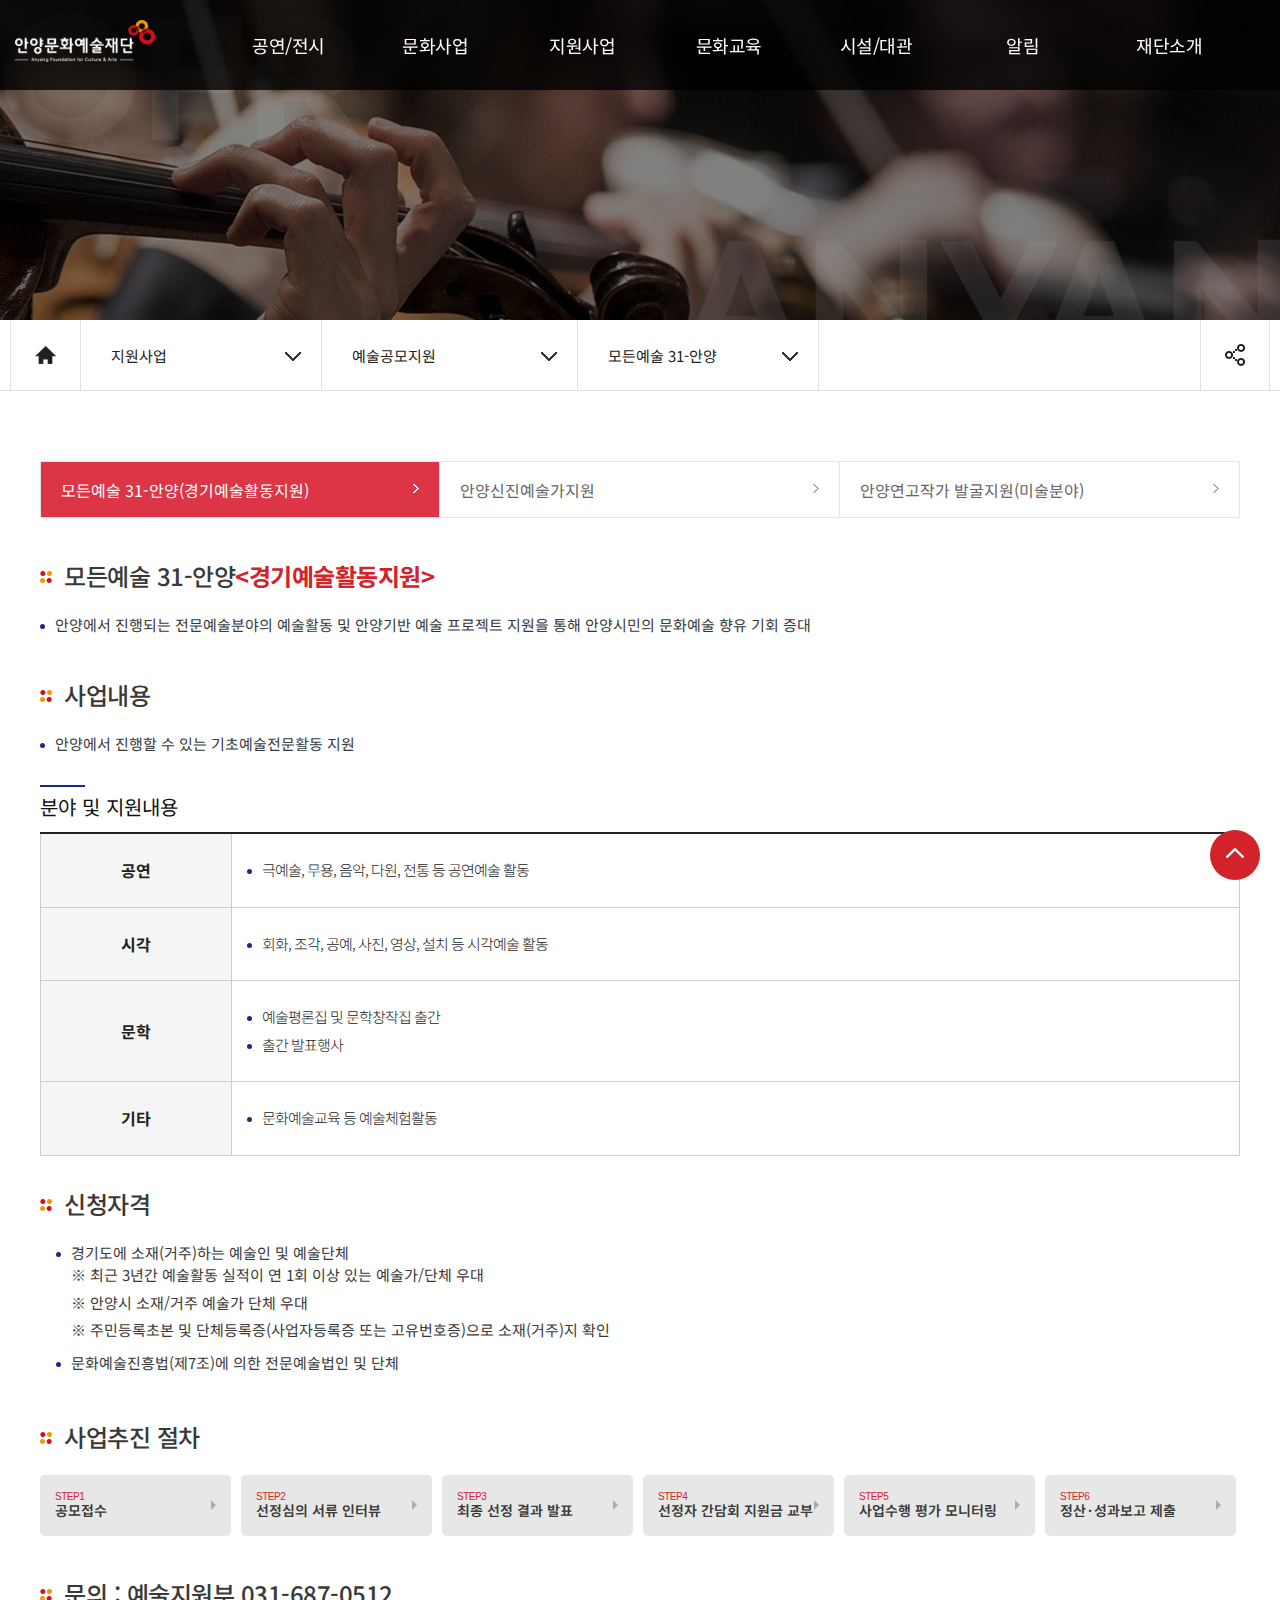
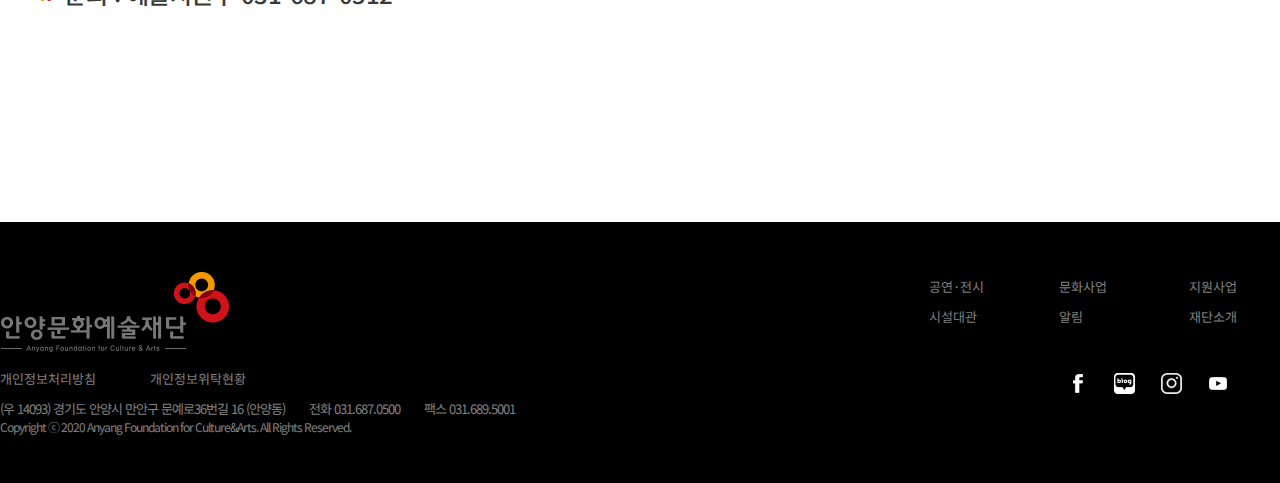
<file: index4.html>
<!DOCTYPE HTML>
<html lang='ko'>
<head>
	<title>안양문화예술재단</title>
	<meta charset='utf-8'>
	<meta name='Viewport' content='width=device-width, initial-scale=1.0, minimum-scale=1.0, maximum-scale=1.6'>
	<meta name='Title' content='안양문화예술재단'>
	<meta name='Subject' content='안양문화예술재단 클론 코딩'>
	<meta name='Keywords' content='html5, css3, 웹표준, 관공소, 안양문화예술재단'>
	<meta name='Author' content='imsuyeaon'>
	<meta name='Publisher' content='imsuyeaon'>
	<meta name='Description' content='웹접근성, 웹표준을 준수한 안양문화예술재단 클론 코딩입니다.'>
	<meta name='Author-Date' content='2022/10/29'>
	<meta name='Robots' content='index,follow'>

	<link rel="apple-touch-icon" sizes="57x57" href="./favicon.ico/apple-icon-57x57.png">
	<link rel="apple-touch-icon" sizes="60x60" href="./favicon.ico/apple-icon-60x60.png">
	<link rel="apple-touch-icon" sizes="72x72" href="./favicon.ico/apple-icon-72x72.png">
	<link rel="apple-touch-icon" sizes="76x76" href="./favicon.ico/apple-icon-76x76.png">
	<link rel="apple-touch-icon" sizes="114x114" href="./favicon.ico/apple-icon-114x114.png">
	<link rel="apple-touch-icon" sizes="120x120" href="./favicon.ico/apple-icon-120x120.png">
	<link rel="apple-touch-icon" sizes="144x144" href="./favicon.ico/apple-icon-144x144.png">
	<link rel="apple-touch-icon" sizes="152x152" href="./favicon.ico/apple-icon-152x152.png">
	<link rel="apple-touch-icon" sizes="180x180" href="./favicon.ico/apple-icon-180x180.png">
	<link rel="icon" type="image/png" sizes="192x192"  href="./favicon.ico/android-icon-192x192.png">
	<link rel="icon" type="image/png" sizes="32x32" href="./favicon.ico/favicon-32x32.png">
	<link rel="icon" type="image/png" sizes="96x96" href="./favicon.ico/favicon-96x96.png">
	<link rel="icon" type="image/png" sizes="16x16" href="./favicon.ico/favicon-16x16.png">
	<link rel="manifest" href="./favicon.ico/manifest.json">
	<meta name="msapplication-TileColor" content="#ffffff">
	<meta name="msapplication-TileImage" content="/ms-icon-144x144.png">
	<meta name="theme-color" content="#ffffff">

	<link rel='stylesheet' href='css/reset.css'>
	<link rel='stylesheet' href='css/style4.css'>

	<link rel='stylesheet' href='https://use.fontawesome.com/releases/v5.5.0/css/all.css' integrity='sha384-B4dIYHKNBt8Bc12p+WXckhzcICo0wtJAoU8YZTY5qE0Id1GSseTk6S+L3BlXeVIU' crossorigin='anonymous'>
	<link rel="stylesheet" href="https://cdnjs.cloudflare.com/ajax/libs/font-awesome/4.7.0/css/font-awesome.min.css">

</head>
<body>
	<ul id="skip">
		<li><a href="#header">헤더 바로가기</a></li>
		<li><a href="#nav">메뉴 바로가기</a></li>
		<li><a href="#content">내용 바로가기</a></li>
	</ul>
	<div id="wrap">
		<div class="red_nav"><a href="#" title="scrollbtn"><span></span></a></div>
		<header id="header">
			<div class="container-top">
				<div class="head-left"><h1><a href="index.html" title="안양문화예술재단"><img src="./img/header-logo.png" alt="로고"></a></h1></div>
				<div class="head-nav">
					<div class="head-drop-bg"><span></span></div>
					<div class="head-menu">
						<ul class="cf">
							<li><a href="./index2.html" title="공연/전시">공연/전시</a>
							<ul class="cf">
								<li><a href="#" title="예매하기">예매하기</a></li>
								<li><a href="#" title="월&middot;연간일정">월&middot;연간일정</a></li>
								<li><a href="#" title="예매안내">예매안내</a></li>
								<li><a href="#" title="좌석배치도">좌석배치도</a></li>
								<li><a href="#" title="관람예절">관람예절</a></li>
							</ul>
							</li>
							<li><a href="./index3.html" title="문화사업">문화사업</a>
								<ul>
									<li><a href="#" title="안양공공예술프로젝트(APAP)">안양공공예술프로젝트(APAP)</a></li>
									<li><a href="#" title="박물관">박물관</a></li>
									<li><a href="#" title="문화축제">문화축제</a></li>
									<li><a href="#" title="브라보 오케스트라">브라보 오케스트라</a></li>
								</ul>
							</li>
							<li><a href="./index4.html" title="지원사업">지원사업</a>
								<ul>
									<li><a href="#" title="예술공모지원">예술공모지원</a></li>
									<li><a href="#" title="자료실">자료실</a></li>
									<li><a href="#" title="활동자료">활동자료</a></li>
								</ul>
							</li>
							<li><a href="./index5.html" title="문화교육">문화교육</a>
								<ul>
									<li><a href="#" title="평촌아트홀 아카데미">평촌아트홀<br>아카데미</a></li>
									<li><a href="#" title="박물관 강좌">박물관 강좌</a></li>
									<li><a href="#" title="APAP 교육">APAP 교육</a></li>
								</ul>
							</li>
							<li><a href="./index6.html" title="시설/대관">시설/대관</a>
								<ul>
									<li><a href="#" title="운영시설">운영시설</a></li>
									<li><a href="#" title="공간소개">공간소개</a></li>
									<li><a href="#" title="대관안내">대관안내</a></li>
								</ul>
							</li>
							<li><a href="./index7.html" title="알림">알림</a>
								<ul>
									<li><a href="#" title="공지사항">공지사항</a></li>
									<li><a href="#" title="보도자료">보도자료</a></li>
									<li><a href="#" title="고객의 소리">고객의 소리</a></li>
									<li><a href="#" title="FAQ">FAQ</a></li>
									<li><a href="#" title="자료실">자료실</a></li>
								</ul>
							</li>
							<li><a href="./index8.html" title="재단소개">재단소개</a>
								<ul>
									<li><a href="#" title="인사말">인사말</a></li>
									<li><a href="#" title="연혁">연혁</a></li>
									<li><a href="#" title="미션과 비전">미션과 비전</a></li>
									<li><a href="#" title="조직 및 기구">조직 및 기구</a></li>
									<li><a href="#" title="윤리경영">윤리경영</a></li>
									<li><a href="#" title="정보공개">정보공개</a></li>
									<li><a href="#" title="CI소개">CI소개</a></li>
									<li><a href="#" title="오시는길">오시는길</a></li>
								</ul>
							</li>
						</ul>
					</div>
				</div>
				<div class="head-right">
					<ul class="icon">
						<li><a href="./index11.html" title="login">Login</a></li>
						<li class="icon-calendar ir_pm"><a href="#" title="calendar">캘린더</a></li>
						<li class="icon-serch ir_pm"><a href="#" title="serch">서치</a></li>
						<li class="icon-tab ir_pm"><a href="#" title="tab">탭</a></li>
					</ul>
				</div>
			</div>
		</header>
		<section id="bgSection">
			<div class="sub_main"></div>
		</section>
		<nav id="nav">
		<div class="navWrap">
			<div class="navSection">
				<ul class="cf">
					<li class="homeicon"><a href="#" title="homeicon"><span></span></a></li>
					<li class="ticketingtab">
						<a href="#" title="지원사업" class="tabList">지원사업</a>
							<ul class="ticketingList">
								<li><a href="index2.html" title="공연전시">공연전시</a></li>
								<li><a href="#" title="문화사업">문화사업</a></li>
								<li><a href="#" title="지원사업">지원사업</a></li>
								<li><a href="#" title="문화교육">문화교육</a></li>
								<li><a href="#" title="시설/대관">시설/대관</a></li>
								<li><a href="#" title="알림">알림</a></li>
								<li><a href="#" title="재단소개">재단소개</a></li>
							</ul>
					</li>
					<li  class="ticketingtab tabwidth">
						<a href="#" title="예술공모지원" class="tabList">예술공모지원</a>
						<ul class="ticketingList">
							<li><a href="#" title="예술공모지원">예술공모지원</a></li>
							<li><a href="#" title="자료실">자료실</a></li>
							<li><a href="#" title="활동자료">활동자료</a></li>
						</ul>
					</li>
					<li  class="ticketingtab">
						<a href="#" title="모든예술 31-안양" class="tabList">모든예술 31-안양</a>
						<ul class="ticketingList">
							<li><a href="#" title="모든예술 31-안양">모든예술 31-안양</a></li>
							<li><a href="#" title="안양신진예술가지원">안양신진예술가지원</a></li>
							<li><a href="#" title="안양연고작가 발굴지원&#40;미술분야&#41;">안양연고작가 발굴지원&#40;미술분야&#41;</a></li>
						</ul>
					</li>
					<li class="shareicon"><a href="#" title="shareicon"><span></span></a>
						<ul>
							<li><a href="#" title="kakao"><span class="kakao_icon"></span></a></li>
							<li><a href="#" title="facebook"><span class="facebook_icon"></span></a></li>
							<li><a href="#" title="twitter"><span class="twitter_icon"></span></a></li>
							<li><a href="#" title="naver"><span class="naver_icon"></span></a></li>
						</ul>
					</li>
				</ul>
			</div>
		</div>
		</nav>
		<main id="main">
			<div class="container_sub">
				<nav class="sub_nav">
					<ul class="cf">
						<li><a href="#" title="모든예술 31-안양&#40;경기예술활동지원&#41;">모든예술 31-안양&#40;경기예술활동지원&#41;</a></li>
						<li><a href="#" title="안양신진예술가지원">안양신진예술가지원</a></li>
						<li><a href="#" title="안양연고작가 발굴지원&#40;미술분야&#41;">안양연고작가 발굴지원&#40;미술분야&#41;</a></li>
					</ul>
				</nav>
				<section class="bullet">
					<h3>모든예술 31-안양<strong>&lt;경기예술활동지원&gt;</strong></h3>
					<ul class="bluecircle">
						<li>안양에서 진행되는 전문예술분야의 예술활동 및 안양기반 예술 프로젝트 지원을 통해 안양시민의 문화예술 향유 기회 증대</li>
					</ul>
				</section>
				<section class="bullet">
					<h3>사업내용</h3>
					<ul class="bluecircle">
						<li>안양에서 진행할 수 있는 기초예술전문활동 지원</li>
					</ul>
					<h4>분야 및 지원내용</h4>
					<div class="tableArea">
						<table>
							<tr>
								<th>공연</th>
								<td><ul class="bluecircle">
									<li>극예술, 무용, 음악, 다원, 전통 등 공연예술 활동</li>
								</ul></td>
							</tr>
							<tr>
								<th>시각</th>
								<td><ul class="bluecircle">
									<li>회화, 조각, 공예, 사진, 영상, 설치 등 시각예술 활동</li>
								</ul></td>
							</tr>
							<tr>
								<th>문학</th>
								<td><ul class="bluecircle">
									<li>예술평론집 및 문학창작집 출간</li>
									<li>출간 발표행사</li>
								</ul></td>
							</tr>
							<tr>
								<th>기타</th>
								<td><li>
									<ul class="bluecircle">
										<li>문화예술교육 등 예술체험활동</li>
									</ul>
								</li></td>
							</tr>
						</table>
					</div>
				</section>
				<section class="bullet1">
					<h3>신청자격</h3>
					<ul class="bluecircle">
						<li>경기도에 소재(거주)하는 예술인 및 예술단체
							<ul>
								<li>※ 최근 3년간 예술활동 실적이 연 1회 이상 있는 예술가/단체 우대</li>
								<li>※ 안양시 소재/거주 예술가 단체 우대</li>
								<li>※ 주민등록초본 및 단체등록증(사업자등록증 또는 고유번호증)으로 소재(거주)지 확인</li>
							</ul>
						</li>
						<li>문화예술진흥법(제7조)에 의한 전문예술법인 및 단체</li>
					</ul>
				</section>
				<section class="bullet">
					<h3>사업추진 절차</h3>
					<ul class="procedure cf">
						<li><span>공모접수</span></li>
						<li><span>선정심의 서류 인터뷰</span></li>
						<li><span>최종 선정 결과 발표</span></li>
						<li><span>선정자 간담회 지원금 교부</span></li>
						<li><span>사업수행 평가 모니터링</span></li>
						<li><span>정산·성과보고 제출</spa></li>
					</ul>
				</section>
				<section class="bullet">
					<h3>문의 : 예술지원부 031-687-0512</h3>
				</section>
			</div>
		</main>
		<footer id="footer">
			<div class="container2">
				<div class="footer_nav">
					<h2><img src="./img/footer-logo.png" alt="로고"></h2>
					<nav>
						<div class="nav_text">
							<h3 class="ir_so">하단 메뉴</h3>
							<ul class="cf">
								<li><a href="#" title="공연&#183;전시">공연&#183;전시</a></li>
								<li><a href="#" title="문화사업">문화사업</a></li>
								<li><a href="#" title="지원사업">지원사업</a></li>
								<li><a href="#" title="문화교육">문화교육</a></li>
								<li><a href="#" title="시설대관">시설대관</a></li>
								<li><a href="#" title="알림">알림</a></li>
								<li><a href="#" title="재단소개">재단소개</a></li>
							</ul>
						</div>
						<div class="nav_right cf">
							<div class="nav_icon">
								<h3 class="ir_so">안양문화예술재단 sns</h3>
								<ul class="cf">
									<li><a href="#" title="insta" target="_blank"><span class="ir_pm facebook">facebook</span></a></li>
									<li><a href="#" title="blog" target="_blank"><span class="ir_pm blog">blog</span></a></li>
									<li><a href="#" title="insta" target="_blank"><span class="ir_pm insta">insta</span></a></li>
									<li><a href="#" title="youtube" target="_blank"><span class="ir_pm youtube">youtube</span></a></li>
								</ul>
							</div>
							<div class="familySite">
								<h3 class="ir_so">familySite</h3>
								<ul>
									<li>
										<h3 class="cf"><a href="#" title="familySite바로가기">familySite</a></h3>
										<ul>
											<li><a href="#" title="안양시" target="_blank">안양시</a></li>
											<li><a href="#" title="안양문화관광" target="_blank">안양문화관광</a></li>
											<li><a href="#" title="APAP" target="_blank">APAP</a></li>
											<li><a href="#" title="대관신청프로그램" target="_blank">대관신청프로그램</a></li>
											<li><a href="#" title="안양박물관" target="_blank">안양박물관</a></li>
											<li><a href="#" title="재단&#40;영문&#41;" target="_blank">재단&#40영문&#41;</a></li>
										</ul>
									</li>
								</ul>
							</div>
						</div>
					</nav>
				</div>
				<div class="footer_privacy">
					<ul class="cf">
						<li><a href="#" title="개인정보처리방침">개인정보처리방침</a></li>
						<li><a href="#" title="개인정보위탁현황">개인정보위탁현황</a></li>
					</ul>
				</div>
				<div class="footer_address">
					<address>
						<span>(우 14093) 경기도 안양시 만안구 문예로36번길 16 (안양동)</span>
						<span>전화 031.687.0500</span>
						<span>팩스 031.689.5001</span>
						<p>Copyright ⓒ 2020 Anyang Foundation for Culture&Arts. All Rights Reserved.</p>
					</address>
				</div>
			</div>
		</footer>
	</div>
</body>
</html>
</file>
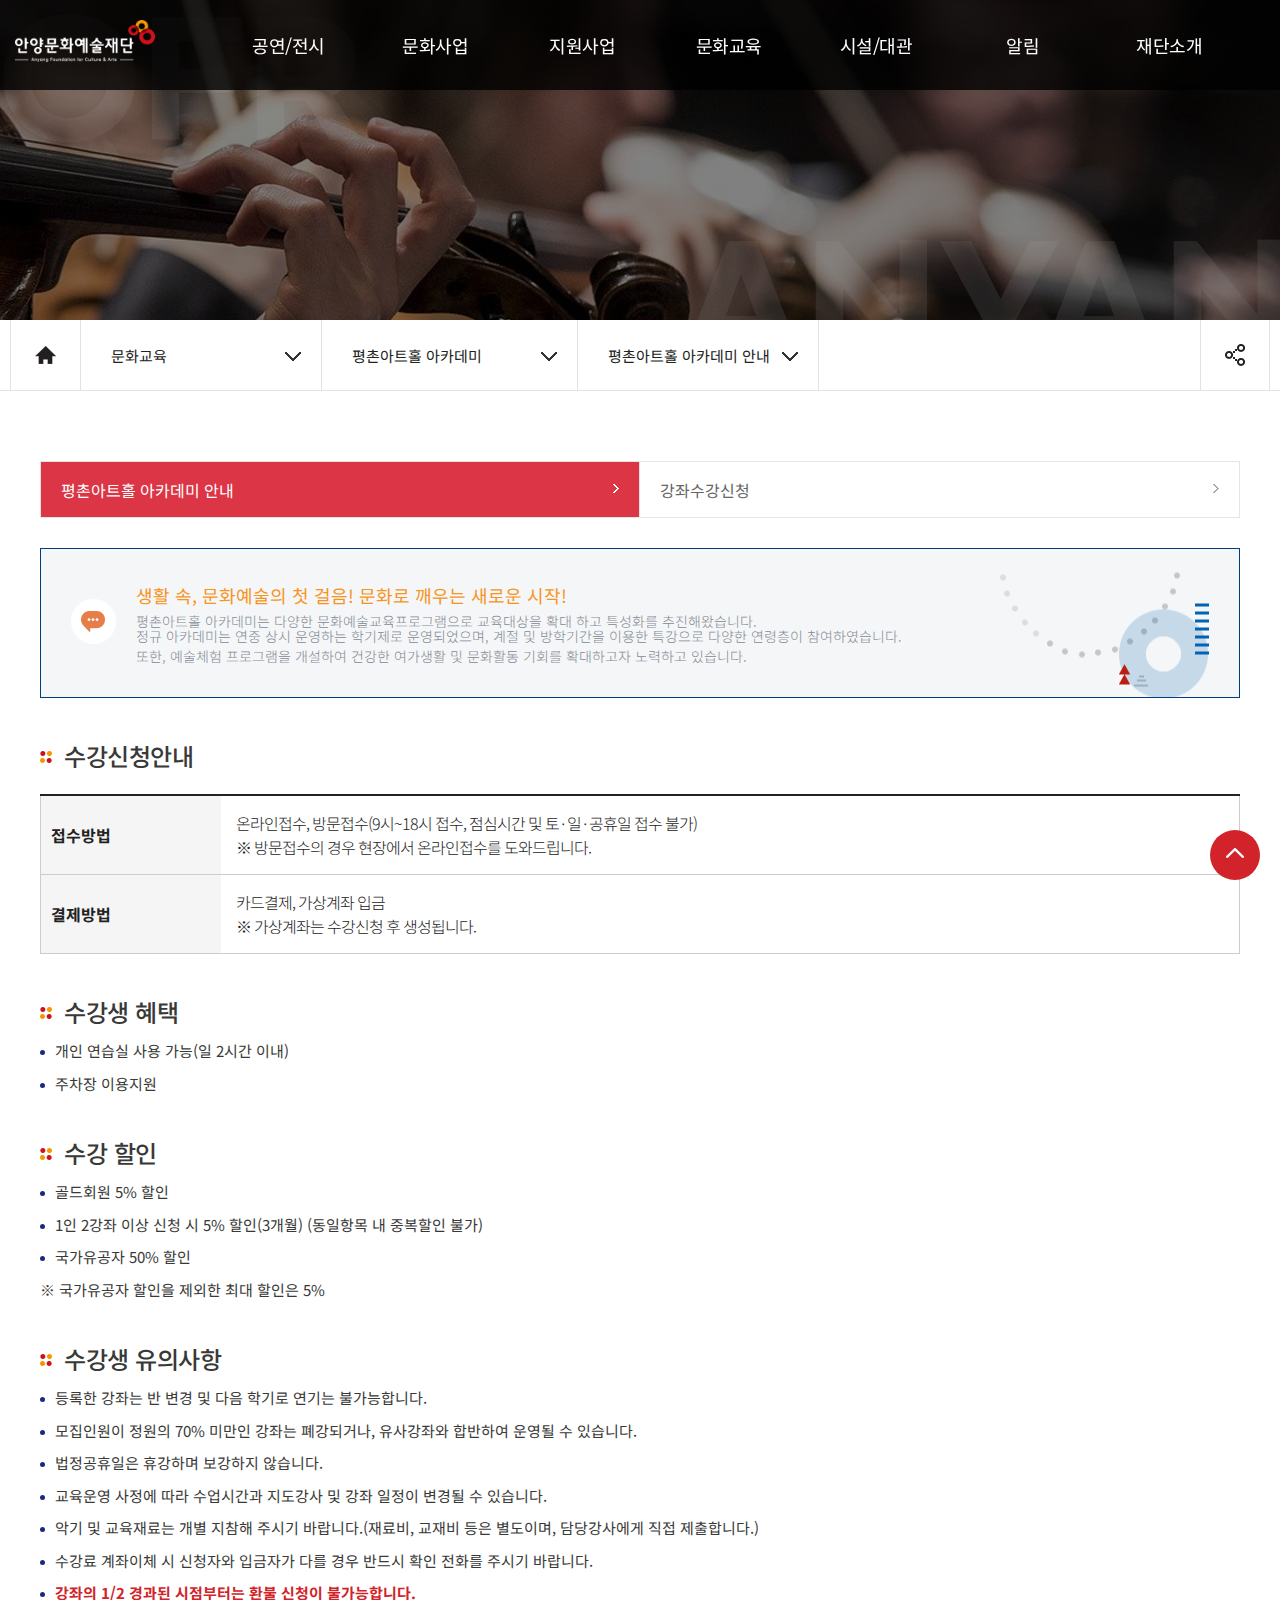
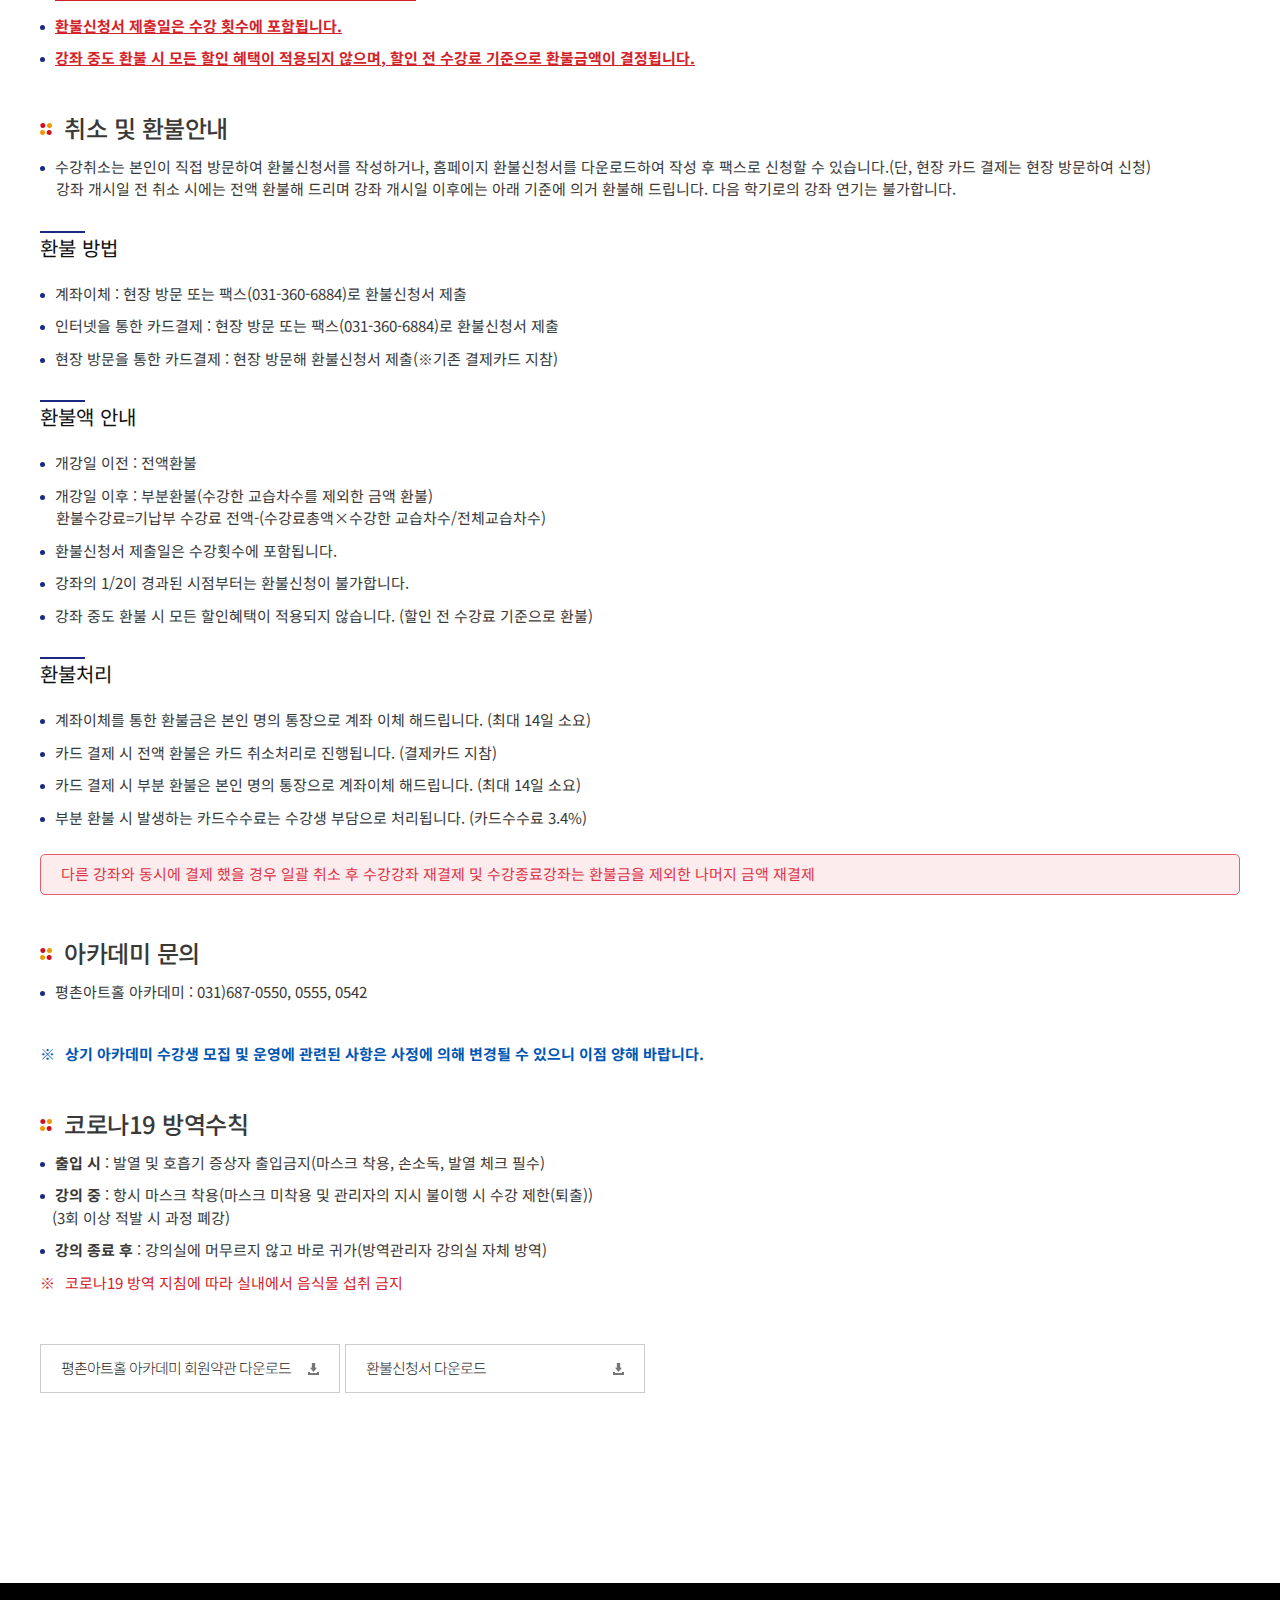
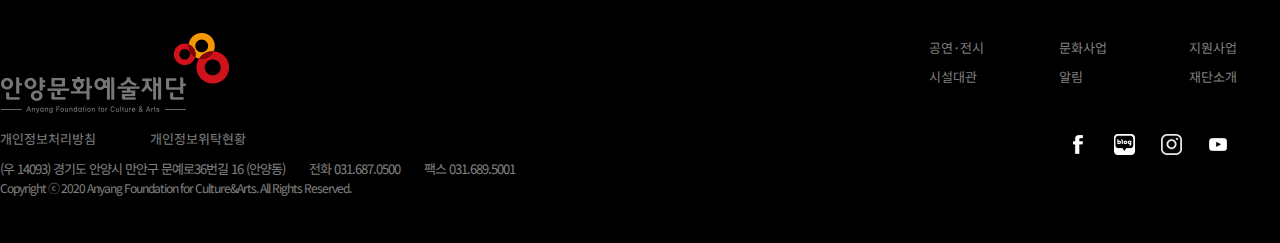
<file: index5.html>
<!DOCTYPE HTML>
<html lang='ko'>
<head>
	<title>안양문화예술재단</title>
	<meta charset='utf-8'>
	<meta name='Viewport' content='width=device-width, initial-scale=1.0, minimum-scale=1.0, maximum-scale=1.6'>
	<meta name='Title' content='안양문화예술재단'>
	<meta name='Subject' content='안양문화예술재단 클론 코딩'>
	<meta name='Keywords' content='html5, css3, 웹표준, 관공소, 안양문화예술재단'>
	<meta name='Author' content='imsuyeaon'>
	<meta name='Publisher' content='imsuyeaon'>
	<meta name='Description' content='웹접근성, 웹표준을 준수한 안양문화예술재단 클론 코딩입니다.'>
	<meta name='Author-Date' content='2022/10/29'>
	<meta name='Robots' content='index,follow'>

	<link rel="apple-touch-icon" sizes="57x57" href="./favicon.ico/apple-icon-57x57.png">
	<link rel="apple-touch-icon" sizes="60x60" href="./favicon.ico/apple-icon-60x60.png">
	<link rel="apple-touch-icon" sizes="72x72" href="./favicon.ico/apple-icon-72x72.png">
	<link rel="apple-touch-icon" sizes="76x76" href="./favicon.ico/apple-icon-76x76.png">
	<link rel="apple-touch-icon" sizes="114x114" href="./favicon.ico/apple-icon-114x114.png">
	<link rel="apple-touch-icon" sizes="120x120" href="./favicon.ico/apple-icon-120x120.png">
	<link rel="apple-touch-icon" sizes="144x144" href="./favicon.ico/apple-icon-144x144.png">
	<link rel="apple-touch-icon" sizes="152x152" href="./favicon.ico/apple-icon-152x152.png">
	<link rel="apple-touch-icon" sizes="180x180" href="./favicon.ico/apple-icon-180x180.png">
	<link rel="icon" type="image/png" sizes="192x192"  href="./favicon.ico/android-icon-192x192.png">
	<link rel="icon" type="image/png" sizes="32x32" href="./favicon.ico/favicon-32x32.png">
	<link rel="icon" type="image/png" sizes="96x96" href="./favicon.ico/favicon-96x96.png">
	<link rel="icon" type="image/png" sizes="16x16" href="./favicon.ico/favicon-16x16.png">
	<link rel="manifest" href="./favicon.ico/manifest.json">
	<meta name="msapplication-TileColor" content="#ffffff">
	<meta name="msapplication-TileImage" content="/ms-icon-144x144.png">
	<meta name="theme-color" content="#ffffff">

	<link rel='stylesheet' href='css/reset.css'>
	<link rel='stylesheet' href='css/style5.css'>

	<link rel='stylesheet' href='https://use.fontawesome.com/releases/v5.5.0/css/all.css' integrity='sha384-B4dIYHKNBt8Bc12p+WXckhzcICo0wtJAoU8YZTY5qE0Id1GSseTk6S+L3BlXeVIU' crossorigin='anonymous'>
	<link rel="stylesheet" href="https://cdnjs.cloudflare.com/ajax/libs/font-awesome/4.7.0/css/font-awesome.min.css">

</head>
<body>
	<ul id="skip">
		<li><a href="#header">헤더 바로가기</a></li>
		<li><a href="#nav">메뉴 바로가기</a></li>
		<li><a href="#content">내용 바로가기</a></li>
	</ul>
	<div id="wrap">
		<div class="red_nav"><a href="#" title="scrollbtn"><span></span></a></div>
		<header id="header">
			<div class="container-top">
				<div class="head-left"><h1><a href="index.html" title="안양문화예술재단"><img src="./img/header-logo.png" alt="로고"></a></h1></div>
				<div class="head-nav">
					<div class="head-drop-bg"><span></span></div>
					<div class="head-menu">
						<ul class="cf">
							<li><a href="./index2.html" title="공연/전시">공연/전시</a>
							<ul class="cf">
								<li><a href="#" title="예매하기">예매하기</a></li>
								<li><a href="#" title="월&middot;연간일정">월&middot;연간일정</a></li>
								<li><a href="#" title="예매안내">예매안내</a></li>
								<li><a href="#" title="좌석배치도">좌석배치도</a></li>
								<li><a href="#" title="관람예절">관람예절</a></li>
							</ul>
							</li>
							<li><a href="./index3.html" title="문화사업">문화사업</a>
								<ul>
									<li><a href="#" title="안양공공예술프로젝트(APAP)">안양공공예술프로젝트(APAP)</a></li>
									<li><a href="#" title="박물관">박물관</a></li>
									<li><a href="#" title="문화축제">문화축제</a></li>
									<li><a href="#" title="브라보 오케스트라">브라보 오케스트라</a></li>
								</ul>
							</li>
							<li><a href="./index4.html" title="지원사업">지원사업</a>
								<ul>
									<li><a href="#" title="예술공모지원">예술공모지원</a></li>
									<li><a href="#" title="자료실">자료실</a></li>
									<li><a href="#" title="활동자료">활동자료</a></li>
								</ul>
							</li>
							<li><a href="./index5.html" title="문화교육">문화교육</a>
								<ul>
									<li><a href="#" title="평촌아트홀 아카데미">평촌아트홀<br>아카데미</a></li>
									<li><a href="#" title="박물관 강좌">박물관 강좌</a></li>
									<li><a href="#" title="APAP 교육">APAP 교육</a></li>
								</ul>
							</li>
							<li><a href="./index6.html" title="시설/대관">시설/대관</a>
								<ul>
									<li><a href="#" title="운영시설">운영시설</a></li>
									<li><a href="#" title="공간소개">공간소개</a></li>
									<li><a href="#" title="대관안내">대관안내</a></li>
								</ul>
							</li>
							<li><a href="./index7.html" title="알림">알림</a>
								<ul>
									<li><a href="#" title="공지사항">공지사항</a></li>
									<li><a href="#" title="보도자료">보도자료</a></li>
									<li><a href="#" title="고객의 소리">고객의 소리</a></li>
									<li><a href="#" title="FAQ">FAQ</a></li>
									<li><a href="#" title="자료실">자료실</a></li>
								</ul>
							</li>
							<li><a href="./index8.html" title="재단소개">재단소개</a>
								<ul>
									<li><a href="#" title="인사말">인사말</a></li>
									<li><a href="#" title="연혁">연혁</a></li>
									<li><a href="#" title="미션과 비전">미션과 비전</a></li>
									<li><a href="#" title="조직 및 기구">조직 및 기구</a></li>
									<li><a href="#" title="윤리경영">윤리경영</a></li>
									<li><a href="#" title="정보공개">정보공개</a></li>
									<li><a href="#" title="CI소개">CI소개</a></li>
									<li><a href="#" title="오시는길">오시는길</a></li>
								</ul>
							</li>
						</ul>
					</div>
				</div>
				<div class="head-right">
					<ul class="icon">
						<li><a href="./index11.html" title="login">Login</a></li>
						<li class="icon-calendar ir_pm"><a href="#" title="calendar">캘린더</a></li>
						<li class="icon-serch ir_pm"><a href="#" title="serch">서치</a></li>
						<li class="icon-tab ir_pm"><a href="#" title="tab">탭</a></li>
					</ul>
				</div>
			</div>
		</header>
		<section id="bgSection">
			<div class="sub_main"></div>
		</section>
		<nav id="nav">
		<div class="navWrap">
			<div class="navSection">
				<ul class="cf">
					<li class="homeicon"><a href="#" title="homeicon"><span></span></a></li>
					<li class="ticketingtab">
						<a href="#" title="문화교육" class="tabList">문화교육</a>
							<ul class="ticketingList">
								<li><a href="index2.html" title="공연전시">공연전시</a></li>
								<li><a href="#" title="문화사업">문화사업</a></li>
								<li><a href="#" title="지원사업">지원사업</a></li>
								<li><a href="#" title="문화교육">문화교육</a></li>
								<li><a href="#" title="시설/대관">시설/대관</a></li>
								<li><a href="#" title="알림">알림</a></li>
								<li><a href="#" title="재단소개">재단소개</a></li>
							</ul>
					</li>
					<li  class="ticketingtab tabwidth">
						<a href="#" title="평촌아트홀 아카데미" class="tabList">평촌아트홀 아카데미</a>
						<ul class="ticketingList">
							<li><a href="#" title="평촌아트홀 아카데미">평촌아트홀 아카데미</a></li>
							<li><a href="#" title="박물관 강좌">박물관 강좌</a></li>
							<li><a href="#" title="APAP 교육">APAP 교육</a></li>
						</ul>
					</li>
					<li  class="ticketingtab">
						<a href="#" title="평촌아트홀 아카데미 안내" class="tabList">평촌아트홀 아카데미 안내</a>
						<ul class="ticketingList">
							<li><a href="#" title="평촌아트홀 아카데미 안내">평촌아트홀 아카데미 안내</a></li>
							<li><a href="#" title="수강신청">수강신청</a></li>
						</ul>
					</li>
					<li class="shareicon"><a href="#" title="shareicon"><span></span></a>
						<ul>
							<li><a href="#" title="kakao"><span class="kakao_icon"></span></a></li>
							<li><a href="#" title="facebook"><span class="facebook_icon"></span></a></li>
							<li><a href="#" title="twitter"><span class="twitter_icon"></span></a></li>
							<li><a href="#" title="naver"><span class="naver_icon"></span></a></li>
						</ul>
					</li>
				</ul>
			</div>
		</div>
		</nav>
		<main id="main">
			<div class="container_sub">
				<nav class="sub_nav">
					<ul class="cf">
						<li><a href="#" title="평촌아트홀 아카데미 안내">평촌아트홀 아카데미 안내</a></li>
						<li><a href="#" title="강좌수강신청">강좌수강신청</a></li>
					</ul>
				</nav>
				<section class="guide">
					<h3>생활 속, 문화예술의 첫 걸음! 문화로 깨우는 새로운 시작!</h3>
					<span class="ir_so">아이콘</span>
					<p>평촌아트홀 아카데미는 다양한 문화예술교육프로그램으로 교육대상을 확대 하고 특성화를 추진해왔습니다.<br>정규 아카데미는 연중 상시 운영하는 학기제로 운영되었으며, 계절 및 방학기간을 이용한 특강으로 다양한 연령층이 참여하였습니다.</p>
					<p>또한, 예술체험 프로그램을 개설하여 건강한 여가생활 및 문화활동 기회를 확대하고자 노력하고 있습니다.</p>
				</section>
				<section class="bullet">
					<h3>수강신청안내</h3>
					<table>
						<tr>
							<th>접수방법</th>
							<td>온라인접수, 방문접수(9시~18시 접수, 점심시간 및 토·일·공휴일 접수 불가)<br>※ 방문접수의 경우 현장에서 온라인접수를 도와드립니다.</td>
						</tr>
						<tr>
							<th>결제방법</th>
							<td>카드결제, 가상계좌 입금<br>※ 가상계좌는 수강신청 후 생성됩니다.</td>
						</tr>
					</table>
				</section>
				<section class="bullet">
					<h3>수강생 혜택</h3>
					<ul class="bluecircle">
						<li>개인 연습실 사용 가능(일 2시간 이내)</li>
						<li>주차장 이용지원</li>
					</ul>
				</section>
				<section class="bullet bullet1">
					<h3>수강 할인</h3>
					<ul>
						<li class="bluecircle">골드회원 5% 할인</li>
						<li class="bluecircle">1인 2강좌 이상 신청 시 5% 할인(3개월) (동일항목 내 중복할인 불가)</li>
						<li class="bluecircle">국가유공자 50% 할인</li>
						<li>※ 국가유공자 할인을 제외한 최대 할인은 5%</li>
					</ul>
				</section>
				<section class="bullet">
					<h3>수강생 유의사항</h3>
					<ul class="bluecircle notice">
						<li>등록한 강좌는 반 변경 및 다음 학기로 연기는 불가능합니다.</li>
						<li>모집인원이 정원의 70% 미만인 강좌는 폐강되거나, 유사강좌와 합반하여 운영될 수 있습니다.</li>
						<li>법정공휴일은 휴강하며 보강하지 않습니다.</li>
						<li>교육운영 사정에 따라 수업시간과 지도강사 및 강좌 일정이 변경될 수 있습니다.</li>
						<li>악기 및 교육재료는 개별 지참해 주시기 바랍니다.(재료비, 교재비 등은 별도이며, 담당강사에게 직접 제출합니다.)</li>
						<li>수강료 계좌이체 시 신청자와 입금자가 다를 경우 반드시 확인 전화를 주시기 바랍니다.</li>
						<li><strong>강좌의 1/2 경과된 시점부터는 환불 신청이 불가능합니다.</strong></li>
						<li><strong>환불신청서 제출일은 수강 횟수에 포함됩니다.</strong></li>
						<li><strong>강좌 중도 환불 시 모든 할인 혜택이 적용되지 않으며, 할인 전 수강료 기준으로 환불금액이 결정됩니다.</strong></li>
					</ul>
				</section>
				<section class="bullet">
					<h3>취소 및 환불안내</h3>
					<ul class="bluecircle">
						<li>수강취소는 본인이 직접 방문하여 환불신청서를 작성하거나, 홈페이지 환불신청서를 다운로드하여 작성 후 팩스로 신청할 수 있습니다.(단, 현장 카드 결제는 현장 방문하여 신청)<br>&nbsp;&nbsp;&nbsp; 강좌 개시일 전 취소 시에는 전액 환불해 드리며 강좌 개시일 이후에는 아래 기준에 의거 환불해 드립니다. 다음 학기로의 강좌 연기는 불가합니다.</li>
					</ul>
					<h4>환불 방법</h4>
					<ul  class="bluecircle">
						<li>계좌이체 : 현장 방문 또는 팩스(031-360-6884)로 환불신청서 제출</li>
						<li>인터넷을 통한 카드결제 : 현장 방문 또는 팩스(031-360-6884)로 환불신청서 제출</li>
						<li>현장 방문을 통한 카드결제 : 현장 방문해 환불신청서 제출(※기존 결제카드 지참)</li>
					</ul>
					<h4>환불액 안내</h4>
					<ul  class="bluecircle">
						<li>개강일 이전 : 전액환불</li>
						<li>개강일 이후 : 부분환불(수강한 교습차수를 제외한 금액 환불)<br>&nbsp;&nbsp;&nbsp; 환불수강료=기납부 수강료 전액-(수강료총액×수강한 교습차수/전체교습차수)</li>
						<li>환불신청서 제출일은 수강횟수에 포함됩니다.</li>
						<li>강좌의 1/2이 경과된 시점부터는 환불신청이 불가합니다.</li>
						<li>강좌 중도 환불 시 모든 할인혜택이 적용되지 않습니다. (할인 전 수강료 기준으로 환불)</li>
					</ul>
					<h4>환불처리</h4>
					<ul  class="bluecircle">
						<li>계좌이체를 통한 환불금은 본인 명의 통장으로 계좌 이체 해드립니다. (최대 14일 소요)</li>
						<li>카드 결제 시 전액 환불은 카드 취소처리로 진행됩니다. (결제카드 지참)</li>
						<li>카드 결제 시 부분 환불은 본인 명의 통장으로 계좌이체 해드립니다. (최대 14일 소요)</li>
						<li>부분 환불 시 발생하는 카드수수료는 수강생 부담으로 처리됩니다. (카드수수료 3.4%)</li>
					</ul>
					<p class="warning">다른 강좌와 동시에 결제 했을 경우 일괄 취소 후 수강강좌 재결제 및 수강종료강좌는 환불금을 제외한 나머지 금액 재결제</p>
				</section>
				<section class="bullet">
					<h3>아카데미 문의</h3>
					<ul class="bluecircle">
						<li>평촌아트홀 아카데미 : 031)687-0550, 0555, 0542</li>
					</ul>
				<p class="inquiry">상기 아카데미 수강생 모집 및 운영에 관련된 사항은 사정에 의해 변경될 수 있으니 이점 양해 바랍니다.</p>
				</section>
				<section class="bullet">
					<h3>코로나19 방역수칙</h3>
					<ul class="bluecircle">
						<li><strong>출입 시</strong> : 발열 및 호흡기 증상자 출입금지(마스크 착용, 손소독, 발열 체크 필수)</li>
						<li><strong>강의 중</strong> : 항시 마스크 착용(마스크 미착용 및 관리자의 지시 불이행 시 수강 제한(퇴출))<br>&nbsp;&nbsp;&nbsp;(3회 이상 적발 시 과정 폐강)</li>
						<li><strong>강의 종료 후</strong> : 강의실에 머무르지 않고 바로 귀가(방역관리자 강의실 자체 방역)</li>
					</ul>
				<p class="inquiry warning2">코로나19 방역 지침에 따라 실내에서 음식물 섭취 금지</p>
				</section>
				<section class="download">
					<ul class="cf">
						<li><a href="#" title="평촌아트홀 아카데미 회원약관 다운로드" target="_blank">평촌아트홀 아카데미 회원약관 다운로드 <span class="ir_pm">아이콘</span></a></li>
						<li><a href="#" title="환불신청서 다운로드" target="_blank">환불신청서 다운로드<span class="ir_pm">아이콘</span></a></li>
					</ul>
				</section>
			</div>
		</main>
		<footer id="footer">
			<div class="container2">
				<div class="footer_nav">
					<h2><img src="./img/footer-logo.png" alt="로고"></h2>
					<nav>
						<div class="nav_text">
							<h3 class="ir_so">하단 메뉴</h3>
							<ul class="cf">
								<li><a href="#" title="공연&#183;전시">공연&#183;전시</a></li>
								<li><a href="#" title="문화사업">문화사업</a></li>
								<li><a href="#" title="지원사업">지원사업</a></li>
								<li><a href="#" title="문화교육">문화교육</a></li>
								<li><a href="#" title="시설대관">시설대관</a></li>
								<li><a href="#" title="알림">알림</a></li>
								<li><a href="#" title="재단소개">재단소개</a></li>
							</ul>
						</div>
						<div class="nav_right cf">
							<div class="nav_icon">
								<h3 class="ir_so">안양문화예술재단 sns</h3>
								<ul class="cf">
									<li><a href="#" title="insta" target="_blank"><span class="ir_pm facebook">facebook</span></a></li>
									<li><a href="#" title="blog" target="_blank"><span class="ir_pm blog">blog</span></a></li>
									<li><a href="#" title="insta" target="_blank"><span class="ir_pm insta">insta</span></a></li>
									<li><a href="#" title="youtube" target="_blank"><span class="ir_pm youtube">youtube</span></a></li>
								</ul>
							</div>
							<div class="familySite">
								<h3 class="ir_so">familySite</h3>
								<ul>
									<li>
										<h3 class="cf"><a href="#" title="familySite바로가기">familySite</a></h3>
										<ul>
											<li><a href="#" title="안양시" target="_blank">안양시</a></li>
											<li><a href="#" title="안양문화관광" target="_blank">안양문화관광</a></li>
											<li><a href="#" title="APAP" target="_blank">APAP</a></li>
											<li><a href="#" title="대관신청프로그램" target="_blank">대관신청프로그램</a></li>
											<li><a href="#" title="안양박물관" target="_blank">안양박물관</a></li>
											<li><a href="#" title="재단&#40;영문&#41;" target="_blank">재단&#40영문&#41;</a></li>
										</ul>
									</li>
								</ul>
							</div>
						</div>
					</nav>
				</div>
				<div class="footer_privacy">
					<ul class="cf">
						<li><a href="#" title="개인정보처리방침">개인정보처리방침</a></li>
						<li><a href="#" title="개인정보위탁현황">개인정보위탁현황</a></li>
					</ul>
				</div>
				<div class="footer_address">
					<address>
						<span>(우 14093) 경기도 안양시 만안구 문예로36번길 16 (안양동)</span>
						<span>전화 031.687.0500</span>
						<span>팩스 031.689.5001</span>
						<p>Copyright ⓒ 2020 Anyang Foundation for Culture&Arts. All Rights Reserved.</p>
					</address>
				</div>
			</div>
		</footer>
	</div>
</body>
</html>
</file>
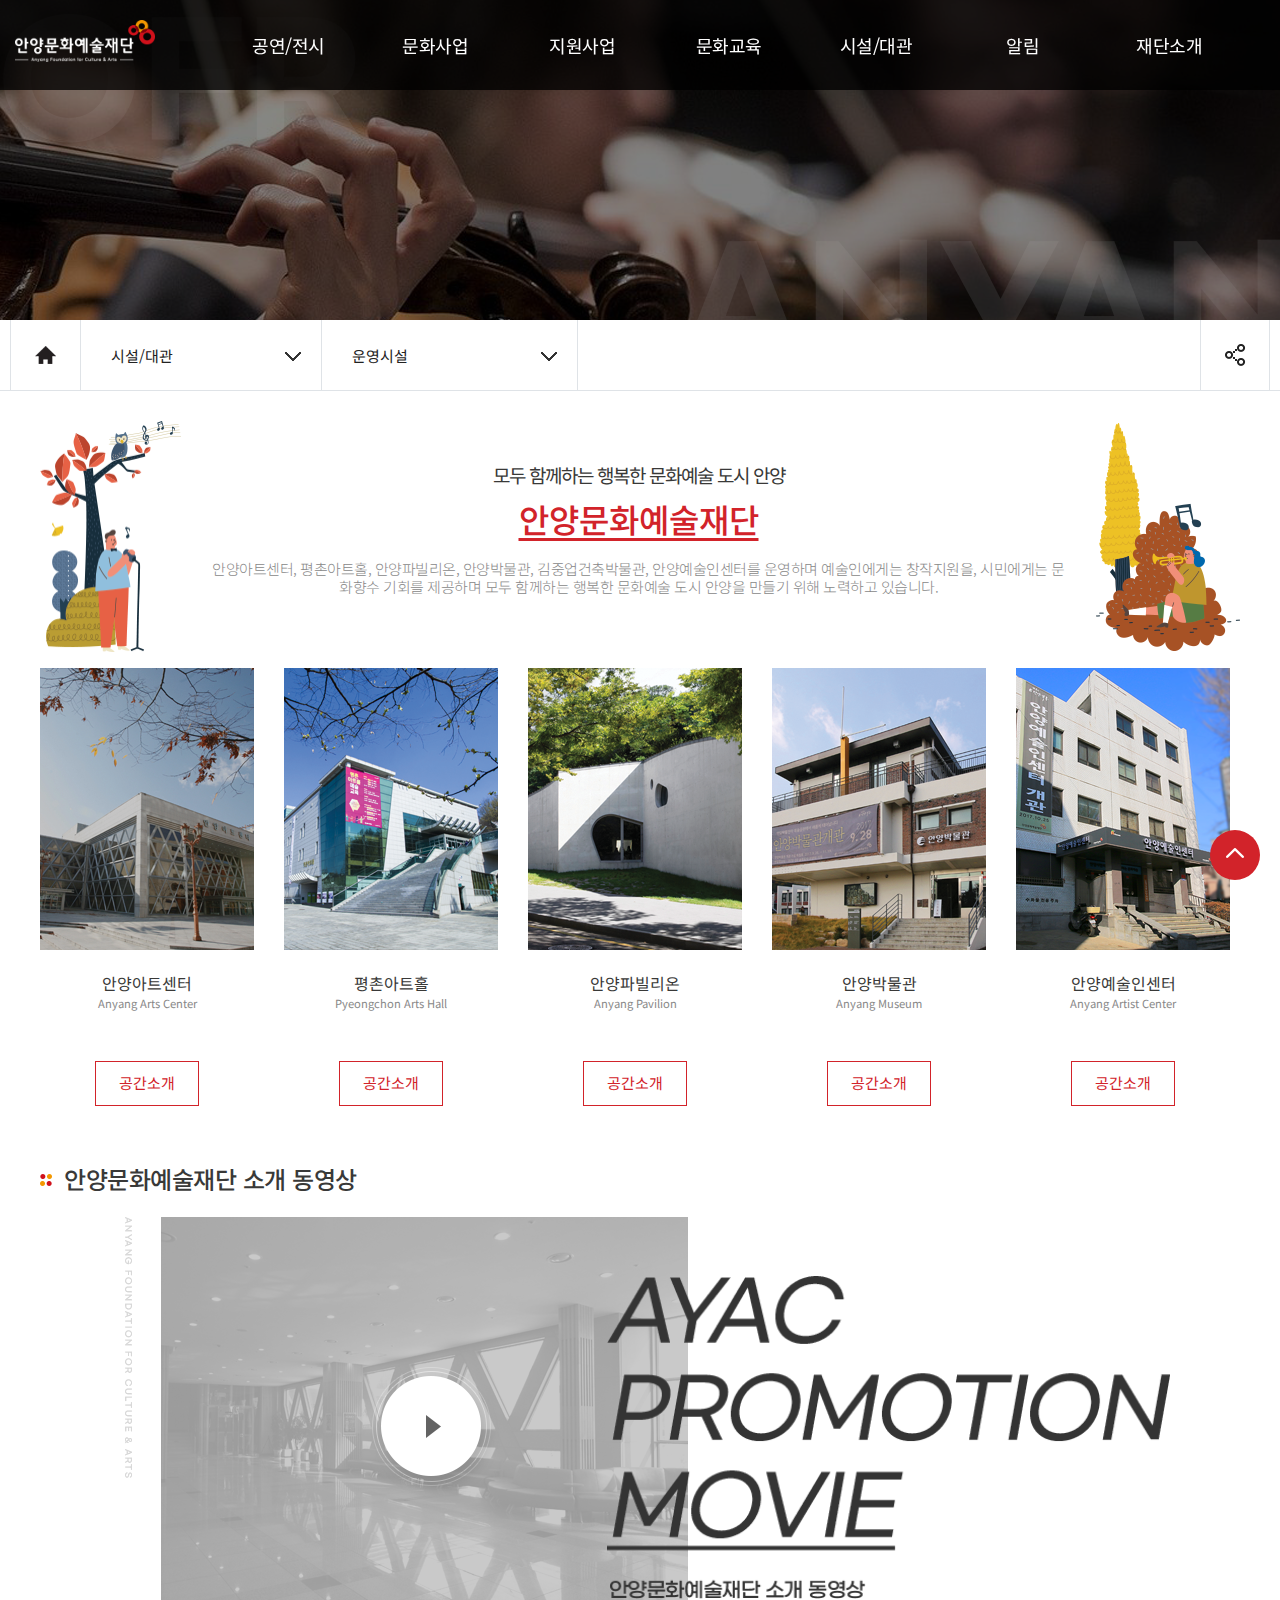
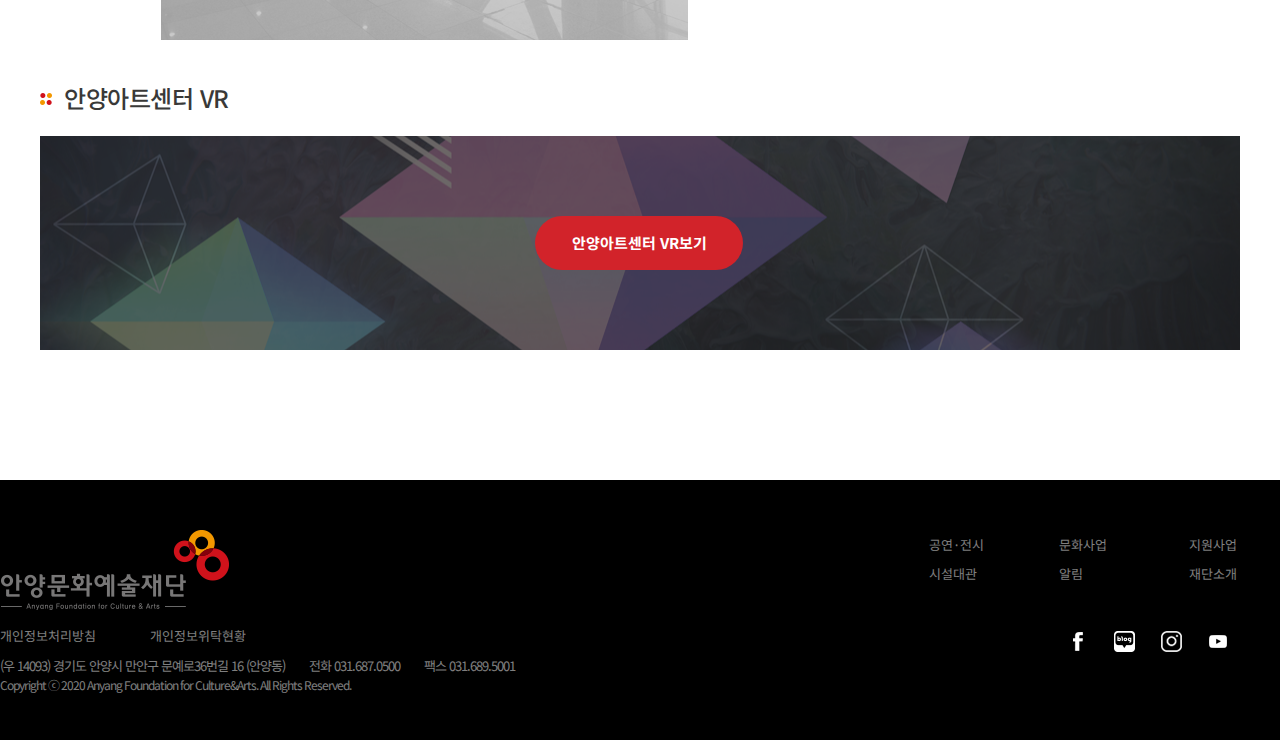
<file: index6.html>
<!DOCTYPE HTML>
<html lang='ko'>
<head>
	<title> </title>
	<meta charset='utf-8'>
	<meta name='Viewport' content='width=device-width, initial-scale=1.0, minimum-scale=1.0, maximum-scale=1.6'>
	<meta name='Title' content='안양문화예술재단'>
	<meta name='Subject' content='안양문화예술재단 클론 코딩'>
	<meta name='Keywords' content='html5, css3, 웹표준, 관공소, 안양문화예술재단'>
	<meta name='Author' content='imsuyeaon'>
	<meta name='Publisher' content='imsuyeaon'>
	<meta name='Description' content='웹접근성, 웹표준을 준수한 안양문화예술재단 클론 코딩입니다.'>
	<meta name='Author-Date' content='2022/10/29'>
	<meta name='Robots' content='index,follow'>

	<link rel='stylesheet' href='css/reset.css'>
	<link rel='stylesheet' href='css/style6.css'>

	<link rel='stylesheet' href='https://use.fontawesome.com/releases/v5.5.0/css/all.css' integrity='sha384-B4dIYHKNBt8Bc12p+WXckhzcICo0wtJAoU8YZTY5qE0Id1GSseTk6S+L3BlXeVIU' crossorigin='anonymous'>
	<link rel="stylesheet" href="https://cdnjs.cloudflare.com/ajax/libs/font-awesome/4.7.0/css/font-awesome.min.css">

</head>
<body>
	<ul id="skip">
		<li><a href="#header">헤더 바로가기</a></li>
		<li><a href="#nav">메뉴 바로가기</a></li>
		<li><a href="#content">내용 바로가기</a></li>
	</ul>
	<div id="wrap">
		<div class="red_nav"><a href="#" title="scrollbtn"><span></span></a></div>
		<header id="header">
			<div class="container-top">
				<div class="head-left"><h1><a href="index.html" title="안양문화예술재단"><img src="./img/header-logo.png" alt="로고"></a></h1></div>
				<div class="head-nav">
					<div class="head-drop-bg"><span></span></div>
					<div class="head-menu">
						<ul class="cf">
							<li><a href="./index2.html" title="공연/전시">공연/전시</a>
							<ul class="cf">
								<li><a href="#" title="예매하기">예매하기</a></li>
								<li><a href="#" title="월&middot;연간일정">월&middot;연간일정</a></li>
								<li><a href="#" title="예매안내">예매안내</a></li>
								<li><a href="#" title="좌석배치도">좌석배치도</a></li>
								<li><a href="#" title="관람예절">관람예절</a></li>
							</ul>
							</li>
							<li><a href="./index3.html" title="문화사업">문화사업</a>
								<ul>
									<li><a href="#" title="안양공공예술프로젝트(APAP)">안양공공예술프로젝트(APAP)</a></li>
									<li><a href="#" title="박물관">박물관</a></li>
									<li><a href="#" title="문화축제">문화축제</a></li>
									<li><a href="#" title="브라보 오케스트라">브라보 오케스트라</a></li>
								</ul>
							</li>
							<li><a href="./index4.html" title="지원사업">지원사업</a>
								<ul>
									<li><a href="#" title="예술공모지원">예술공모지원</a></li>
									<li><a href="#" title="자료실">자료실</a></li>
									<li><a href="#" title="활동자료">활동자료</a></li>
								</ul>
							</li>
							<li><a href="./index5.html" title="문화교육">문화교육</a>
								<ul>
									<li><a href="#" title="평촌아트홀 아카데미">평촌아트홀<br>아카데미</a></li>
									<li><a href="#" title="박물관 강좌">박물관 강좌</a></li>
									<li><a href="#" title="APAP 교육">APAP 교육</a></li>
								</ul>
							</li>
							<li><a href="./index6.html" title="시설/대관">시설/대관</a>
								<ul>
									<li><a href="#" title="운영시설">운영시설</a></li>
									<li><a href="#" title="공간소개">공간소개</a></li>
									<li><a href="#" title="대관안내">대관안내</a></li>
								</ul>
							</li>
							<li><a href="./index7.html" title="알림">알림</a>
								<ul>
									<li><a href="#" title="공지사항">공지사항</a></li>
									<li><a href="#" title="보도자료">보도자료</a></li>
									<li><a href="#" title="고객의 소리">고객의 소리</a></li>
									<li><a href="#" title="FAQ">FAQ</a></li>
									<li><a href="#" title="자료실">자료실</a></li>
								</ul>
							</li>
							<li><a href="./index8.html" title="재단소개">재단소개</a>
								<ul>
									<li><a href="#" title="인사말">인사말</a></li>
									<li><a href="#" title="연혁">연혁</a></li>
									<li><a href="#" title="미션과 비전">미션과 비전</a></li>
									<li><a href="#" title="조직 및 기구">조직 및 기구</a></li>
									<li><a href="#" title="윤리경영">윤리경영</a></li>
									<li><a href="#" title="정보공개">정보공개</a></li>
									<li><a href="#" title="CI소개">CI소개</a></li>
									<li><a href="#" title="오시는길">오시는길</a></li>
								</ul>
							</li>
						</ul>
					</div>
				</div>
				<div class="head-right">
					<ul class="icon">
						<li><a href="./index9.html" title="login">Login</a></li>
						<li class="icon-calendar ir_pm"><a href="#" title="calendar">캘린더</a></li>
						<li class="icon-serch ir_pm"><a href="#" title="serch">서치</a></li>
						<li class="icon-tab ir_pm"><a href="#" title="tab">탭</a></li>
					</ul>
				</div>
			</div>
		</header>
		<section id="bgSection">
			<div class="sub_main"></div>
		</section>
		<nav id="nav">
		<div class="navWrap">
			<div class="navSection">
				<ul class="cf">
					<li class="homeicon"><a href="#" title="homeicon"><span></span></a></li>
					<li class="ticketingtab">
						<a href="#" title="시설/대관" class="tabList">시설/대관</a>
							<ul class="ticketingList">
								<li><a href="index2.html" title="공연전시">공연전시</a></li>
								<li><a href="#" title="문화사업">문화사업</a></li>
								<li><a href="#" title="지원사업">지원사업</a></li>
								<li><a href="#" title="문화교육">문화교육</a></li>
								<li><a href="#" title="시설/대관">시설/대관</a></li>
								<li><a href="#" title="알림">알림</a></li>
								<li><a href="#" title="재단소개">재단소개</a></li>
							</ul>
					</li>
					<li  class="ticketingtab tabwidth">
						<a href="#" title="운영시설" class="tabList">운영시설</a>
						<ul class="ticketingList">
							<li><a href="#" title="운영시설">운영시설</a></li>
							<li><a href="#" title="공간소개">공간소개</a></li>
							<li><a href="#" title="대관안내">대관안내</a></li>
						</ul>
					</li>
					<li class="shareicon"><a href="#" title="shareicon"><span></span></a>
						<ul>
							<li><a href="#" title="kakao"><span class="kakao_icon"></span></a></li>
							<li><a href="#" title="facebook"><span class="facebook_icon"></span></a></li>
							<li><a href="#" title="twitter"><span class="twitter_icon"></span></a></li>
							<li><a href="#" title="naver"><span class="naver_icon"></span></a></li>
						</ul>
					</li>
				</ul>
			</div>
		</div>
		</nav>
		<main id="main">
			<div class="container_sub">
				<section class="operation">
					<div class="operationTop cf">
						<img src="./img/operation-title-left.png" alt="operation일러스트" class="imgRight">
						<img src="./img/operation-title-right.png" alt="operation일러스트" class="imgLeft">
						<div class="operationTxt">
							<h4>모두 함께하는 행복한 문화예술 도시 안양</h4>
							<h3>안양문화예술재단</h3>
							<p>안양아트센터, 평촌아트홀, 안양파빌리온, 안양박물관, 김중업건축박물관, 안양예술인센터를 운영하며 예술인에게는 창작지원을, 시민에게는 문화향수 기회를 제공하며 모두 함께하는 행복한 문화예술 도시 안양을 만들기 위해 노력하고 있습니다.</p>
						</div>
					</div>
					<section class="operationList">
						<ul class="cf">
							<li>
								<figure> <img src="./img/operation-list-01.png" alt="operationimg1">
									<figcaption>안양아트센터<p>Anyang Arts Center</p>
									</figcaption>
								</figure>
								<a href="#" title="공간소개" target="_blank">공간소개</a>
							</li>
							<li>
								<figure> <img src="./img/operation-list-02.png" alt="operationimg2">
									<figcaption>평촌아트홀<p>Pyeongchon Arts Hall</p>
									</figcaption>
								</figure>
								<a href="#" title="공간소개" target="_blank">공간소개</a>
							</li>
							<li>
								<figure> <img src="./img/operation-list-03.png" alt="operationimg3">
									<figcaption>안양파빌리온<p>Anyang Pavilion</p>
									</figcaption>
								</figure>
								<a href="#" title="공간소개" target="_blank">공간소개</a>
							</li>
							<li>
								<figure> <img src="./img/operation-list-04.png" alt="operationimg4">
									<figcaption>안양박물관<p>Anyang Museum</p>
									</figcaption>
								</figure>
								<a href="#" title="공간소개" target="_blank">공간소개</a>
							</li>
							<li>
								<figure> <img src="./img/operation-list-05.png" alt="operationimg5">
									<figcaption>안양예술인센터<p>Anyang Artist Center</p>
									</figcaption>
								</figure>
								<a href="#" title="공간소개" target="_blank">공간소개</a>
							</li>
						</ul>
					</section>
				</section>
				<section class="bullet">
					<h3>안양문화예술재단 소개 동영상</h3>
					<a  href="#" target="_blank" title="소개동영상">
						<img src="./img/introduce-vedio.png" alt="소개동영상이미지">
						<img src="./img/introduce-vedio-text.png" alt="소개동영상이미지글" class="vedioTxt">
					</a>
				</section>
				<section class="bullet">
					<h3>안양아트센터 VR</h3>
					<div class="vedio_bg">
						<div class="vedio_more">
							<a href="#" title="안양아트센터 VR보기" target="_blank">안양아트센터 VR보기</a>
						</div>
					</div>
				</section>
			</div>
		</main>
		<footer id="footer">
			<div class="container2">
				<div class="footer_nav">
					<h2><img src="./img/footer-logo.png" alt="로고"></h2>
					<nav>
						<div class="nav_text">
							<h3 class="ir_so">하단 메뉴</h3>
							<ul class="cf">
								<li><a href="#" title="공연&#183;전시">공연&#183;전시</a></li>
								<li><a href="#" title="문화사업">문화사업</a></li>
								<li><a href="#" title="지원사업">지원사업</a></li>
								<li><a href="#" title="문화교육">문화교육</a></li>
								<li><a href="#" title="시설대관">시설대관</a></li>
								<li><a href="#" title="알림">알림</a></li>
								<li><a href="#" title="재단소개">재단소개</a></li>
							</ul>
						</div>
						<div class="nav_right cf">
							<div class="nav_icon">
								<h3 class="ir_so">안양문화예술재단 sns</h3>
								<ul class="cf">
									<li><a href="#" title="insta" target="_blank"><span class="ir_pm facebook">facebook</span></a></li>
									<li><a href="#" title="blog" target="_blank"><span class="ir_pm blog">blog</span></a></li>
									<li><a href="#" title="insta" target="_blank"><span class="ir_pm insta">insta</span></a></li>
									<li><a href="#" title="youtube" target="_blank"><span class="ir_pm youtube">youtube</span></a></li>
								</ul>
							</div>
							<div class="familySite">
								<h3 class="ir_so">familySite</h3>
								<ul>
									<li>
										<h3 class="cf"><a href="#" title="familySite바로가기">familySite</a></h3>
										<ul>
											<li><a href="#" title="안양시" target="_blank">안양시</a></li>
											<li><a href="#" title="안양문화관광" target="_blank">안양문화관광</a></li>
											<li><a href="#" title="APAP" target="_blank">APAP</a></li>
											<li><a href="#" title="대관신청프로그램" target="_blank">대관신청프로그램</a></li>
											<li><a href="#" title="안양박물관" target="_blank">안양박물관</a></li>
											<li><a href="#" title="재단&#40;영문&#41;" target="_blank">재단&#40영문&#41;</a></li>
										</ul>
									</li>
								</ul>
							</div>
						</div>
					</nav>
				</div>
				<div class="footer_privacy">
					<ul class="cf">
						<li><a href="#" title="개인정보처리방침">개인정보처리방침</a></li>
						<li><a href="#" title="개인정보위탁현황">개인정보위탁현황</a></li>
					</ul>
				</div>
				<div class="footer_address">
					<address>
						<span>(우 14093) 경기도 안양시 만안구 문예로36번길 16 (안양동)</span>
						<span>전화 031.687.0500</span>
						<span>팩스 031.689.5001</span>
						<p>Copyright ⓒ 2020 Anyang Foundation for Culture&Arts. All Rights Reserved.</p>
					</address>
				</div>
			</div>
		</footer>
	</div>
</body>
</html>
</file>
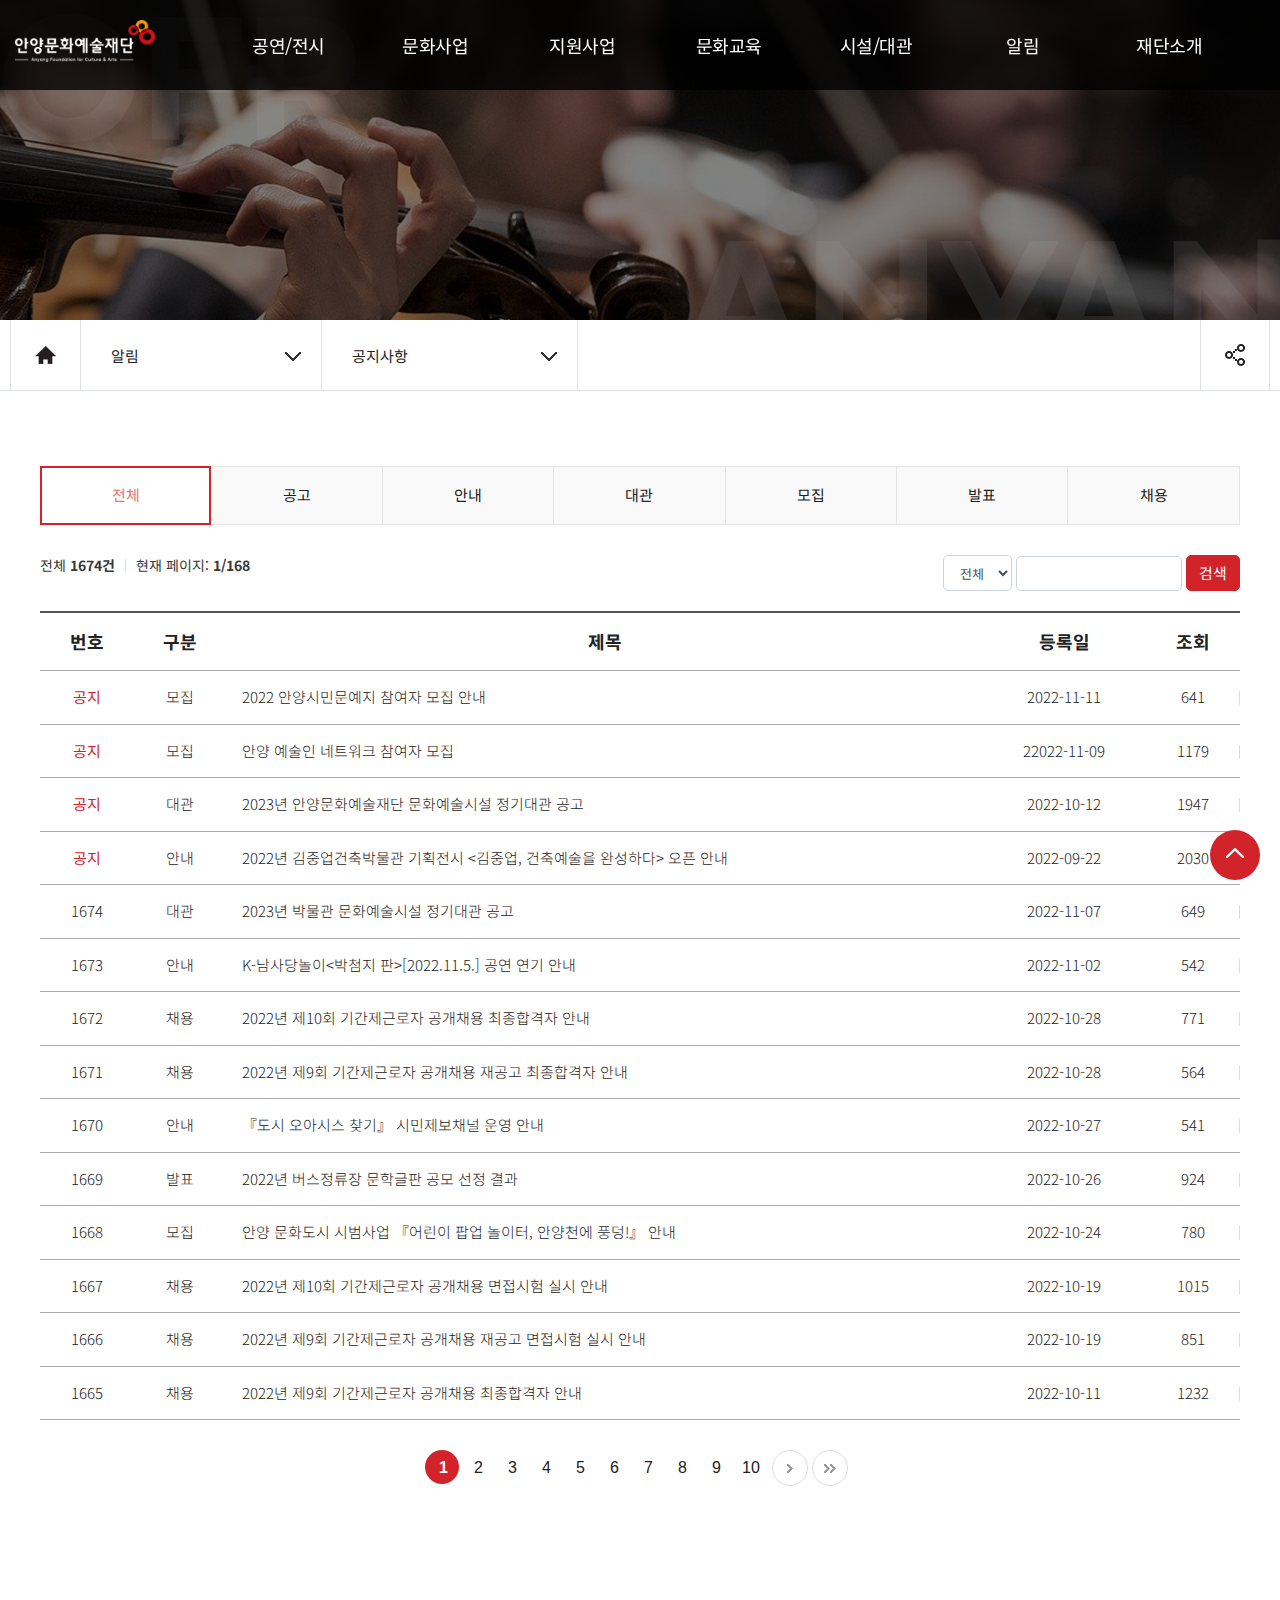
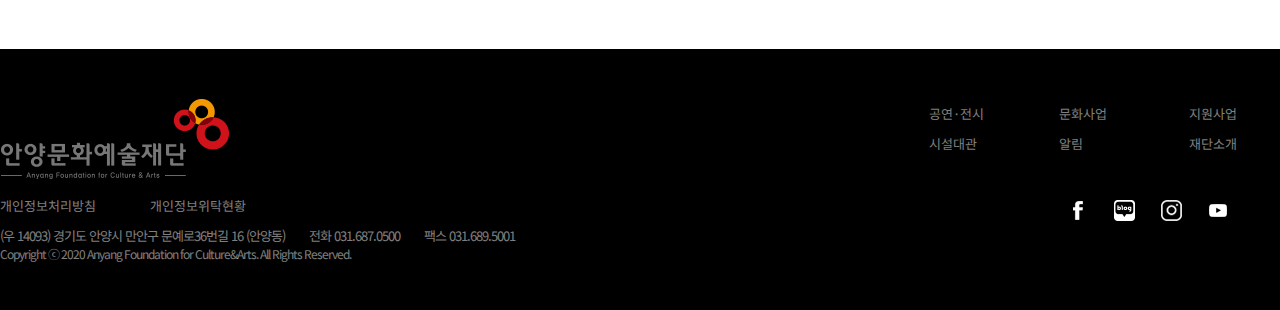
<file: index7.html>
<!DOCTYPE HTML>
<html lang='ko'>
<head>
	<title>안양문화예술재단</title>
	<meta charset='utf-8'>
	<meta name='Viewport' content='width=device-width, initial-scale=1.0, minimum-scale=1.0, maximum-scale=1.6'>
	<meta name='Title' content='안양문화예술재단'>
	<meta name='Subject' content='안양문화예술재단 클론 코딩'>
	<meta name='Keywords' content='html5, css3, 웹표준, 관공소, 안양문화예술재단'>
	<meta name='Author' content='imsuyeaon'>
	<meta name='Publisher' content='imsuyeaon'>
	<meta name='Description' content='웹접근성, 웹표준을 준수한 안양문화예술재단 클론 코딩입니다.'>
	<meta name='Author-Date' content='2022/10/29'>
	<meta name='Robots' content='index,follow'>

	<link rel="apple-touch-icon" sizes="57x57" href="./favicon.ico/apple-icon-57x57.png">
	<link rel="apple-touch-icon" sizes="60x60" href="./favicon.ico/apple-icon-60x60.png">
	<link rel="apple-touch-icon" sizes="72x72" href="./favicon.ico/apple-icon-72x72.png">
	<link rel="apple-touch-icon" sizes="76x76" href="./favicon.ico/apple-icon-76x76.png">
	<link rel="apple-touch-icon" sizes="114x114" href="./favicon.ico/apple-icon-114x114.png">
	<link rel="apple-touch-icon" sizes="120x120" href="./favicon.ico/apple-icon-120x120.png">
	<link rel="apple-touch-icon" sizes="144x144" href="./favicon.ico/apple-icon-144x144.png">
	<link rel="apple-touch-icon" sizes="152x152" href="./favicon.ico/apple-icon-152x152.png">
	<link rel="apple-touch-icon" sizes="180x180" href="./favicon.ico/apple-icon-180x180.png">
	<link rel="icon" type="image/png" sizes="192x192"  href="./favicon.ico/android-icon-192x192.png">
	<link rel="icon" type="image/png" sizes="32x32" href="./favicon.ico/favicon-32x32.png">
	<link rel="icon" type="image/png" sizes="96x96" href="./favicon.ico/favicon-96x96.png">
	<link rel="icon" type="image/png" sizes="16x16" href="./favicon.ico/favicon-16x16.png">
	<link rel="manifest" href="./favicon.ico/manifest.json">
	<meta name="msapplication-TileColor" content="#ffffff">
	<meta name="msapplication-TileImage" content="/ms-icon-144x144.png">
	<meta name="theme-color" content="#ffffff">

	<link rel='stylesheet' href='css/reset.css'>
	<link rel='stylesheet' href='css/style7.css'>

	<link rel='stylesheet' href='https://use.fontawesome.com/releases/v5.5.0/css/all.css' integrity='sha384-B4dIYHKNBt8Bc12p+WXckhzcICo0wtJAoU8YZTY5qE0Id1GSseTk6S+L3BlXeVIU' crossorigin='anonymous'>
	<link rel="stylesheet" href="https://cdnjs.cloudflare.com/ajax/libs/font-awesome/4.7.0/css/font-awesome.min.css">

</head>
<body>
	<ul id="skip">
		<li><a href="#header">헤더 바로가기</a></li>
		<li><a href="#nav">메뉴 바로가기</a></li>
		<li><a href="#content">내용 바로가기</a></li>
	</ul>
	<div id="wrap">
		<div class="red_nav"><a href="#" title="scrollbtn"><span></span></a></div>
		<header id="header">
			<div class="container-top">
				<div class="head-left"><h1><a href="index.html" title="안양문화예술재단"><img src="./img/header-logo.png" alt="로고"></a></h1></div>
				<div class="head-nav">
					<div class="head-drop-bg"><span></span></div>
					<div class="head-menu">
						<ul class="cf">
							<li><a href="./index2.html" title="공연/전시">공연/전시</a>
							<ul class="cf">
								<li><a href="#" title="예매하기">예매하기</a></li>
								<li><a href="#" title="월&middot;연간일정">월&middot;연간일정</a></li>
								<li><a href="#" title="예매안내">예매안내</a></li>
								<li><a href="#" title="좌석배치도">좌석배치도</a></li>
								<li><a href="#" title="관람예절">관람예절</a></li>
							</ul>
							</li>
							<li><a href="./index3.html" title="문화사업">문화사업</a>
								<ul>
									<li><a href="#" title="안양공공예술프로젝트(APAP)">안양공공예술프로젝트(APAP)</a></li>
									<li><a href="#" title="박물관">박물관</a></li>
									<li><a href="#" title="문화축제">문화축제</a></li>
									<li><a href="#" title="브라보 오케스트라">브라보 오케스트라</a></li>
								</ul>
							</li>
							<li><a href="./index4.html" title="지원사업">지원사업</a>
								<ul>
									<li><a href="#" title="예술공모지원">예술공모지원</a></li>
									<li><a href="#" title="자료실">자료실</a></li>
									<li><a href="#" title="활동자료">활동자료</a></li>
								</ul>
							</li>
							<li><a href="./index5.html" title="문화교육">문화교육</a>
								<ul>
									<li><a href="#" title="평촌아트홀 아카데미">평촌아트홀<br>아카데미</a></li>
									<li><a href="#" title="박물관 강좌">박물관 강좌</a></li>
									<li><a href="#" title="APAP 교육">APAP 교육</a></li>
								</ul>
							</li>
							<li><a href="./index6.html" title="시설/대관">시설/대관</a>
								<ul>
									<li><a href="#" title="운영시설">운영시설</a></li>
									<li><a href="#" title="공간소개">공간소개</a></li>
									<li><a href="#" title="대관안내">대관안내</a></li>
								</ul>
							</li>
							<li><a href="./index7.html" title="알림">알림</a>
								<ul>
									<li><a href="#" title="공지사항">공지사항</a></li>
									<li><a href="#" title="보도자료">보도자료</a></li>
									<li><a href="#" title="고객의 소리">고객의 소리</a></li>
									<li><a href="#" title="FAQ">FAQ</a></li>
									<li><a href="#" title="자료실">자료실</a></li>
								</ul>
							</li>
							<li><a href="./index8.html" title="재단소개">재단소개</a>
								<ul>
									<li><a href="#" title="인사말">인사말</a></li>
									<li><a href="#" title="연혁">연혁</a></li>
									<li><a href="#" title="미션과 비전">미션과 비전</a></li>
									<li><a href="#" title="조직 및 기구">조직 및 기구</a></li>
									<li><a href="#" title="윤리경영">윤리경영</a></li>
									<li><a href="#" title="정보공개">정보공개</a></li>
									<li><a href="#" title="CI소개">CI소개</a></li>
									<li><a href="#" title="오시는길">오시는길</a></li>
								</ul>
							</li>
						</ul>
					</div>
				</div>
				<div class="head-right">
					<ul class="icon">
						<li><a href="./index11.html" title="login">Login</a></li>
						<li class="icon-calendar ir_pm"><a href="#" title="calendar">캘린더</a></li>
						<li class="icon-serch ir_pm"><a href="#" title="serch">서치</a></li>
						<li class="icon-tab ir_pm"><a href="#" title="tab">탭</a></li>
					</ul>
				</div>
			</div>
		</header>
		<section id="bgSection">
			<div class="sub_main"></div>
		</section>
		<nav id="nav">
		<div class="navWrap">
			<div class="navSection">
				<ul class="cf">
					<li class="homeicon"><a href="#" title="homeicon"><span></span></a></li>
					<li class="ticketingtab">
						<a href="#" title="알림" class="tabList">알림</a>
							<ul class="ticketingList">
								<li><a href="index2.html" title="공연전시">공연전시</a></li>
								<li><a href="#" title="문화사업">문화사업</a></li>
								<li><a href="#" title="지원사업">지원사업</a></li>
								<li><a href="#" title="문화교육">문화교육</a></li>
								<li><a href="#" title="시설/대관">시설/대관</a></li>
								<li><a href="#" title="알림">알림</a></li>
								<li><a href="#" title="재단소개">재단소개</a></li>
							</ul>
					</li>
					<li  class="ticketingtab tabwidth">
						<a href="#" title="공지사항" class="tabList">공지사항</a>
						<ul class="ticketingList">
							<li><a href="#" title="공지사항">공지사항</a></li>
							<li><a href="#" title="보도자료">보도자료</a></li>
							<li><a href="#" title="고객의 소리">고객의 소리</a></li>
							<li><a href="#" title="FAQ">FAQ</a></li>
							<li><a href="#" title="자료실">자료실</a></li>
						</ul>
					</li>
					<li class="shareicon"><a href="#" title="shareicon"><span></span></a>
						<ul>
							<li><a href="#" title="kakao"><span class="kakao_icon"></span></a></li>
							<li><a href="#" title="facebook"><span class="facebook_icon"></span></a></li>
							<li><a href="#" title="twitter"><span class="twitter_icon"></span></a></li>
							<li><a href="#" title="naver"><span class="naver_icon"></span></a></li>
						</ul>
					</li>
				</ul>
			</div>
		</div>
		</nav>
		<main id="main">
			<div class="container_sub">
				<div class="mainNav">
					<ul class="cf">
						<li><a href="#" title="전체">전체</a></li>
						<li><a href="#" title="공고">공고</a></li>
						<li><a href="#" title="안내">안내</a></li>
						<li><a href="#" title="대관">대관</a></li>
						<li><a href="#" title="모집">모집</a></li>
						<li><a href="#" title="발표">발표</a></li>
						<li><a href="#" title="채용">채용</a></li>
					</ul>
				</div>
				<div class="searchBar cf">
					<div class="liArea">
						<ul class="cf">
							<li>전체 <strong>1674건</strong><span></span></li>
							<li>현재 페이지:<strong> 1/168</strong></li>
						</ul>
					</div>
					<div class="formArea">
						<form action="#" name="searchArea" id="searchArea" method="get">
							<select name="selectOp" id="selectOp">
								<option value="total">전체</option>
								<option value="title">제목</option>
								<option value="content">내용</option>
							</select>
							<input type="text" name="searchbox" id="searchbox">
							<input type="submit" name="submit" value="검색" id="submit">
						</form>
					</div>
				</div>
				<div class="tableArea">
					<table>
						<tr>
							<th>번호</th>
							<th>구분</th>
							<th>제목</th>
							<th>등록일</th>
							<th>조회</th>
						</tr>
						<tr>
							<td><strong>공지</strong></td>
							<td>모집</td>
							<td><a href="#" title="2022 안양시민문예지 참여자 모집 안내" target="_blank">2022 안양시민문예지 참여자 모집 안내</a></td>
							<td>2022-11-11</td>
							<td>641</td>
						</tr>
						<tr>
							<td><strong>공지</strong></td>
							<td>모집</td>
							<td><a href="#" title="안양 예술인 네트워크 참여자 모집" target="_blank">안양 예술인 네트워크 참여자 모집</a></td>
							<td>22022-11-09</td>
							<td>1179</td>
						</tr>
						<tr>
							<td><strong>공지</strong></td>
							<td>대관</td>
							<td><a href="#" title="2023년 안양문화예술재단 문화예술시설 정기대관 공고" target="_blank">2023년 안양문화예술재단 문화예술시설 정기대관 공고</a></td>
							<td>2022-10-12</td>
							<td>1947</td>
						</tr>
						<tr>
							<td><strong>공지</strong></td>
							<td>안내</td>
							<td><a href="#" title="2022년 김중업건축박물관 기획전시 &lt;김중업, 건축예술을 완성하다&gt; 오픈 안내" target="_blank">2022년 김중업건축박물관 기획전시 &lt;김중업, 건축예술을 완성하다&gt; 오픈 안내</a></td>
							<td>2022-09-22</td>
							<td>2030</td>
						</tr>
						<tr>
							<td>1674</td>
							<td>대관</td>
							<td><a href="#" title="2023년 박물관 문화예술시설 정기대관 공고" target="_blank">2023년 박물관 문화예술시설 정기대관 공고</a></td>
							<td>2022-11-07</td>
							<td>649</td>
						</tr>
						<tr>
							<td>1673</td>
							<td>안내</td>
							<td><a href="#" title="K-남사당놀이&lt;박첨지 판&gt;&#91;2022.11.5.&#93; 공연 연기 안내" target="_blank">K-남사당놀이&lt;박첨지 판&gt;&#91;2022.11.5.&#93; 공연 연기 안내</a></td>
							<td>2022-11-02</td>
							<td>542</td>
						</tr>
						<tr>
							<td>1672</td>
							<td>채용</td>
							<td><a href="#" title="2022년 제10회 기간제근로자 공개채용 최종합격자 안내" target="_blank">2022년 제10회 기간제근로자 공개채용 최종합격자 안내</a></td>
							<td>2022-10-28</td>
							<td>771</td>
						</tr>
						<tr>
							<td>1671</td>
							<td>채용</td>
							<td><a href="#" title="2022년 제9회 기간제근로자 공개채용 재공고 최종합격자 안내" target="_blank">2022년 제9회 기간제근로자 공개채용 재공고 최종합격자 안내</a></td>
							<td>2022-10-28</td>
							<td>564</td>
						</tr>
						<tr>
							<td>1670</td>
							<td>안내</td>
							<td><a href="#" title="『도시 오아시스 찾기』 시민제보채널 운영 안내" target="_blank">『도시 오아시스 찾기』 시민제보채널 운영 안내</a></td>
							<td>2022-10-27</td>
							<td>541</td>
						</tr>
						<tr>
							<td>1669</td>
							<td>발표</td>
							<td><a href="#" title="2022년 버스정류장 문학글판 공모 선정 결과" target="_blank">2022년 버스정류장 문학글판 공모 선정 결과</a></td>
							<td>2022-10-26</td>
							<td>924</td>
						</tr>
						<tr>
							<td>1668</td>
							<td>모집</td>
							<td><a href="#" title="안양 문화도시 시범사업 『어린이 팝업 놀이터, 안양천에 풍덩!』 안내" target="_blank">안양 문화도시 시범사업 『어린이 팝업 놀이터, 안양천에 풍덩!』 안내</a></td>
							<td>2022-10-24</td>
							<td>780</td>
						</tr>
						<tr>
							<td>1667</td>
							<td>채용</td>
							<td><a href="#" title=" 	
								2022년 제10회 기간제근로자 공개채용 면접시험 실시 안내" target="_blank"> 	
								2022년 제10회 기간제근로자 공개채용 면접시험 실시 안내</a></td>
							<td>2022-10-19</td>
							<td>1015</td>
						</tr>
						<tr>
							<td>1666</td>
							<td>채용</td>
							<td><a href="#" title=" 	
								22022년 제9회 기간제근로자 공개채용 재공고 면접시험 실시 안내" target="_blank"> 	
								2022년 제9회 기간제근로자 공개채용 재공고 면접시험 실시 안내</a></td>
							<td>2022-10-19</td>
							<td>851</td>
						</tr>
						<tr>
							<td>1665</td>
							<td>채용</td>
							<td><a href="#" title=" 	
								2022년 제9회 기간제근로자 공개채용 최종합격자 안내" target="_blank"> 	
								2022년 제9회 기간제근로자 공개채용 최종합격자 안내</a></td>
							<td>2022-10-11</td>
							<td>1232</td>
						</tr>
					</table>
					<section class="page cf">
						<ul class="cf">
							<li><a href="#" title="페이지1"><strong>1</strong></a></li>
							<li><a href="#" title="페이지2"><span>2</span></a></li>
							<li><a href="#" title="페이지3"><span>3</span></a></li>
							<li><a href="#" title="페이지4"><span>4</span></a></li>
							<li><a href="#" title="페이지5"><span>5</span></a></li>
							<li><a href="#" title="페이지6"><span>6</span></a></li>
							<li><a href="#" title="페이지7"><span>7</span></a></li>
							<li><a href="#" title="페이지8"><span>8</span></a></li>
							<li><a href="#" title="페이지9"><span>9</span></a></li>
							<li><a href="#" title="페이지10"><span class="ten">10</span></a></li>
							<li></li>
						</ul>
						<div class="nextBtn">
							<a href="#" title="next" class="ir_pm next1">다음페이지 이동</a>
							<a href="#" title="next" class="ir_pm next2">다음페이지 이동</a>
						</div>
						
					</section>
				</div>
			</div>
		</main>
		<footer id="footer">
			<div class="container2">
				<div class="footer_nav">
					<h2><img src="./img/footer-logo.png" alt="로고"></h2>
					<nav>
						<div class="nav_text">
							<h3 class="ir_so">하단 메뉴</h3>
							<ul class="cf">
								<li><a href="#" title="공연&#183;전시">공연&#183;전시</a></li>
								<li><a href="#" title="문화사업">문화사업</a></li>
								<li><a href="#" title="지원사업">지원사업</a></li>
								<li><a href="#" title="문화교육">문화교육</a></li>
								<li><a href="#" title="시설대관">시설대관</a></li>
								<li><a href="#" title="알림">알림</a></li>
								<li><a href="#" title="재단소개">재단소개</a></li>
							</ul>
						</div>
						<div class="nav_right cf">
							<div class="nav_icon">
								<h3 class="ir_so">안양문화예술재단 sns</h3>
								<ul class="cf">
									<li><a href="#" title="insta" target="_blank"><span class="ir_pm facebook">facebook</span></a></li>
									<li><a href="#" title="blog" target="_blank"><span class="ir_pm blog">blog</span></a></li>
									<li><a href="#" title="insta" target="_blank"><span class="ir_pm insta">insta</span></a></li>
									<li><a href="#" title="youtube" target="_blank"><span class="ir_pm youtube">youtube</span></a></li>
								</ul>
							</div>
							<div class="familySite">
								<h3 class="ir_so">familySite</h3>
								<ul>
									<li>
										<h3 class="cf"><a href="#" title="familySite바로가기">familySite</a></h3>
										<ul>
											<li><a href="#" title="안양시" target="_blank">안양시</a></li>
											<li><a href="#" title="안양문화관광" target="_blank">안양문화관광</a></li>
											<li><a href="#" title="APAP" target="_blank">APAP</a></li>
											<li><a href="#" title="대관신청프로그램" target="_blank">대관신청프로그램</a></li>
											<li><a href="#" title="안양박물관" target="_blank">안양박물관</a></li>
											<li><a href="#" title="재단&#40;영문&#41;" target="_blank">재단&#40영문&#41;</a></li>
										</ul>
									</li>
								</ul>
							</div>
						</div>
					</nav>
				</div>
				<div class="footer_privacy">
					<ul class="cf">
						<li><a href="#" title="개인정보처리방침">개인정보처리방침</a></li>
						<li><a href="#" title="개인정보위탁현황">개인정보위탁현황</a></li>
					</ul>
				</div>
				<div class="footer_address">
					<address>
						<span>(우 14093) 경기도 안양시 만안구 문예로36번길 16 (안양동)</span>
						<span>전화 031.687.0500</span>
						<span>팩스 031.689.5001</span>
						<p>Copyright ⓒ 2020 Anyang Foundation for Culture&Arts. All Rights Reserved.</p>
					</address>
				</div>
			</div>
		</footer>
	</div>
</body>
</html>
</file>
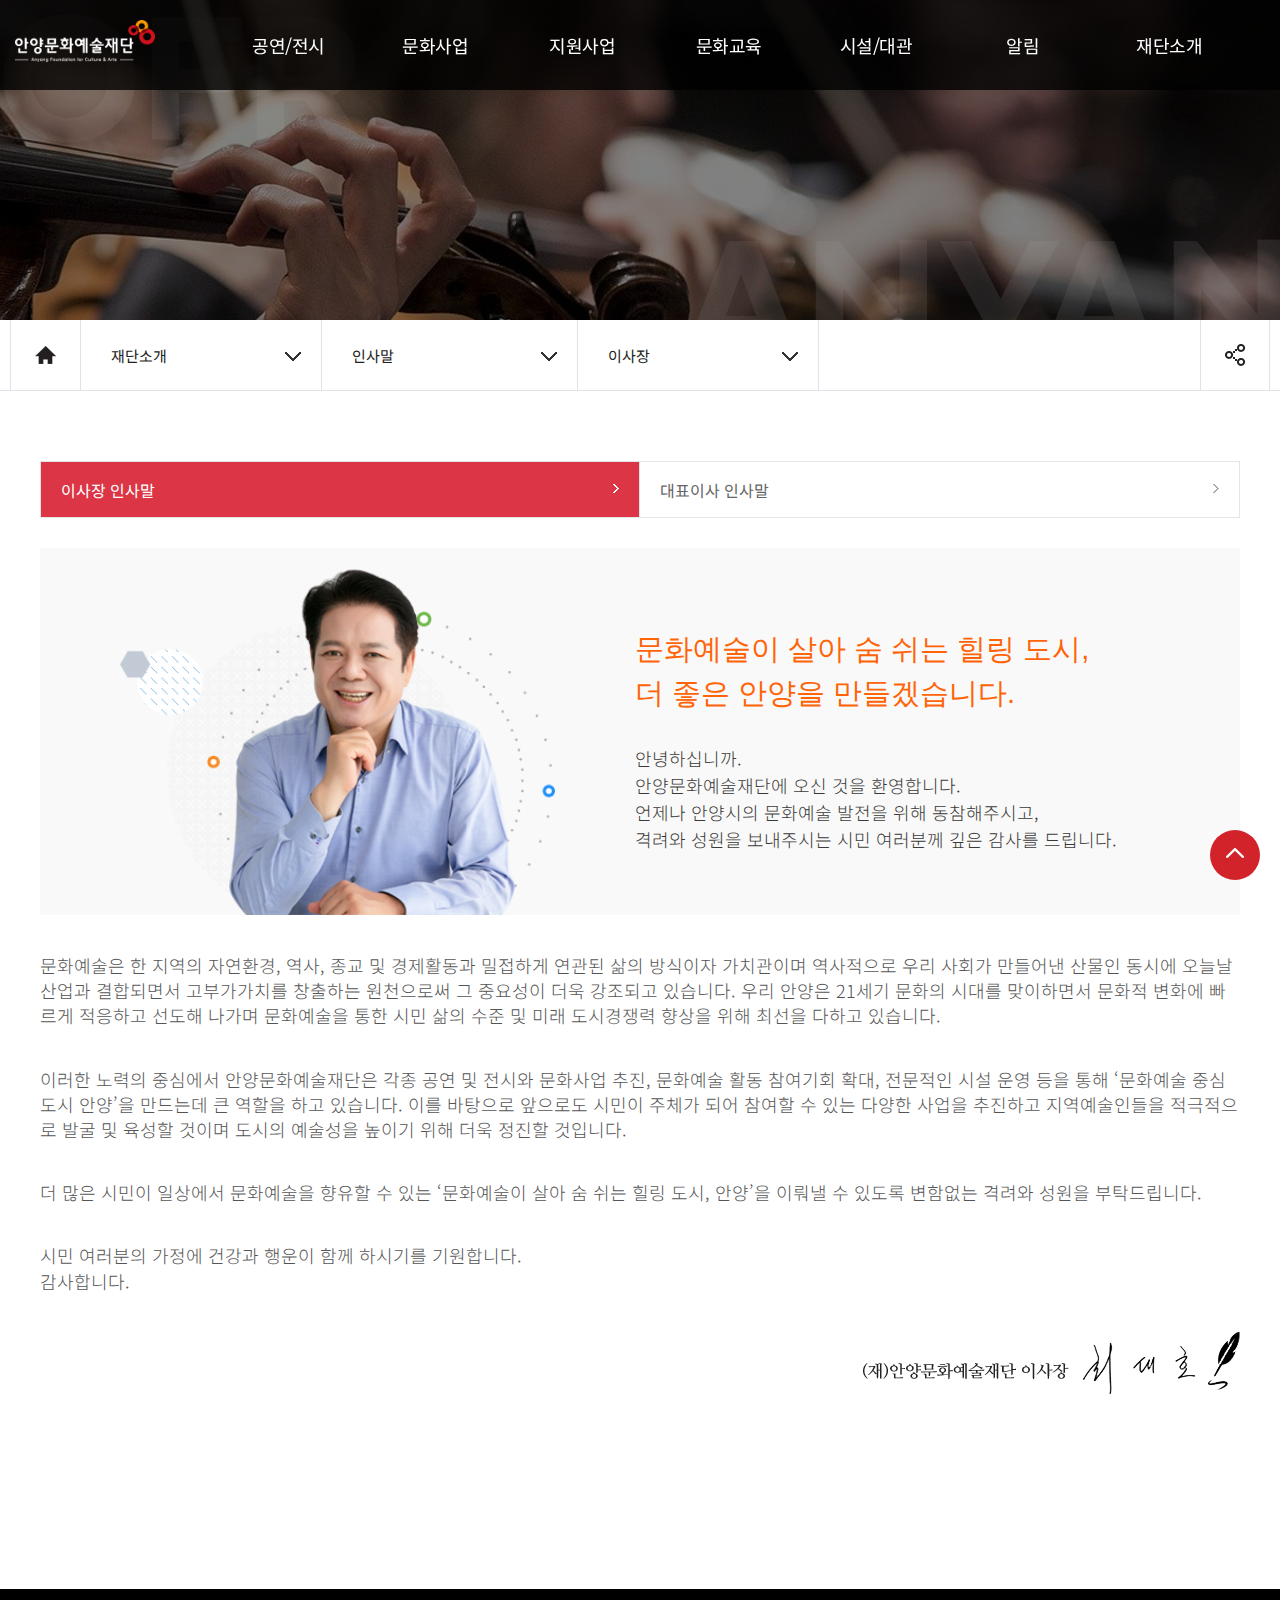
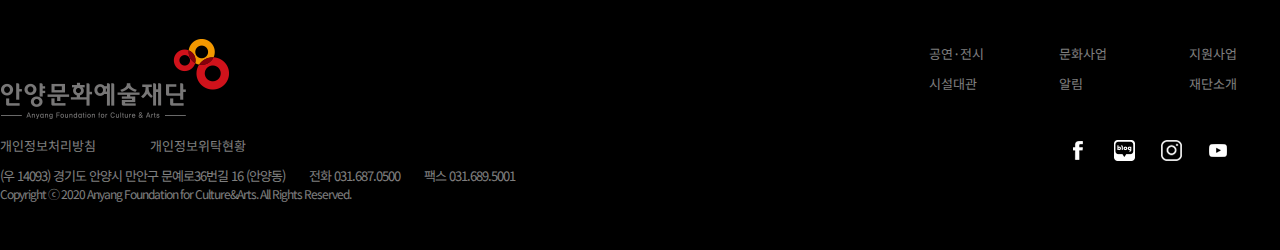
<file: index8.html>
<!DOCTYPE HTML>
<html lang='ko'>
<head>
	<title>안양문화예술재단</title>
	<meta charset='utf-8'>
	<meta name='Viewport' content='width=device-width, initial-scale=1.0, minimum-scale=1.0, maximum-scale=1.6'>
	<meta name='Title' content='안양문화예술재단'>
	<meta name='Subject' content='안양문화예술재단 클론 코딩'>
	<meta name='Keywords' content='html5, css3, 웹표준, 관공소, 안양문화예술재단'>
	<meta name='Author' content='imsuyeaon'>
	<meta name='Publisher' content='imsuyeaon'>
	<meta name='Description' content='웹접근성, 웹표준을 준수한 안양문화예술재단 클론 코딩입니다.'>
	<meta name='Author-Date' content='2022/10/29'>
	<meta name='Robots' content='index,follow'>

	<link rel="apple-touch-icon" sizes="57x57" href="./favicon.ico/apple-icon-57x57.png">
	<link rel="apple-touch-icon" sizes="60x60" href="./favicon.ico/apple-icon-60x60.png">
	<link rel="apple-touch-icon" sizes="72x72" href="./favicon.ico/apple-icon-72x72.png">
	<link rel="apple-touch-icon" sizes="76x76" href="./favicon.ico/apple-icon-76x76.png">
	<link rel="apple-touch-icon" sizes="114x114" href="./favicon.ico/apple-icon-114x114.png">
	<link rel="apple-touch-icon" sizes="120x120" href="./favicon.ico/apple-icon-120x120.png">
	<link rel="apple-touch-icon" sizes="144x144" href="./favicon.ico/apple-icon-144x144.png">
	<link rel="apple-touch-icon" sizes="152x152" href="./favicon.ico/apple-icon-152x152.png">
	<link rel="apple-touch-icon" sizes="180x180" href="./favicon.ico/apple-icon-180x180.png">
	<link rel="icon" type="image/png" sizes="192x192"  href="./favicon.ico/android-icon-192x192.png">
	<link rel="icon" type="image/png" sizes="32x32" href="./favicon.ico/favicon-32x32.png">
	<link rel="icon" type="image/png" sizes="96x96" href="./favicon.ico/favicon-96x96.png">
	<link rel="icon" type="image/png" sizes="16x16" href="./favicon.ico/favicon-16x16.png">
	<link rel="manifest" href="./favicon.ico/manifest.json">
	<meta name="msapplication-TileColor" content="#ffffff">
	<meta name="msapplication-TileImage" content="/ms-icon-144x144.png">
	<meta name="theme-color" content="#ffffff">

	<link rel='stylesheet' href='css/reset.css'>
	<link rel='stylesheet' href='css/style8.css'>

	<link rel='stylesheet' href='https://use.fontawesome.com/releases/v5.5.0/css/all.css' integrity='sha384-B4dIYHKNBt8Bc12p+WXckhzcICo0wtJAoU8YZTY5qE0Id1GSseTk6S+L3BlXeVIU' crossorigin='anonymous'>
	<link rel="stylesheet" href="https://cdnjs.cloudflare.com/ajax/libs/font-awesome/4.7.0/css/font-awesome.min.css">

</head>
<body>
	<ul id="skip">
		<li><a href="#header">헤더 바로가기</a></li>
		<li><a href="#nav">메뉴 바로가기</a></li>
		<li><a href="#content">내용 바로가기</a></li>
	</ul>
	<div id="wrap">
		<div class="red_nav"><a href="#" title="scrollbtn"><span></span></a></div>
		<header id="header">
			<div class="container-top">
				<div class="head-left"><h1><a href="index.html" title="안양문화예술재단"><img src="./img/header-logo.png" alt="로고"></a></h1></div>
				<div class="head-nav">
					<div class="head-drop-bg"><span></span></div>
					<div class="head-menu">
						<ul class="cf">
							<li><a href="./index2.html" title="공연/전시">공연/전시</a>
							<ul class="cf">
								<li><a href="#" title="예매하기">예매하기</a></li>
								<li><a href="#" title="월&middot;연간일정">월&middot;연간일정</a></li>
								<li><a href="#" title="예매안내">예매안내</a></li>
								<li><a href="#" title="좌석배치도">좌석배치도</a></li>
								<li><a href="#" title="관람예절">관람예절</a></li>
							</ul>
							</li>
							<li><a href="./index3.html" title="문화사업">문화사업</a>
								<ul>
									<li><a href="#" title="안양공공예술프로젝트(APAP)">안양공공예술프로젝트(APAP)</a></li>
									<li><a href="#" title="박물관">박물관</a></li>
									<li><a href="#" title="문화축제">문화축제</a></li>
									<li><a href="#" title="브라보 오케스트라">브라보 오케스트라</a></li>
								</ul>
							</li>
							<li><a href="./index4.html" title="지원사업">지원사업</a>
								<ul>
									<li><a href="#" title="예술공모지원">예술공모지원</a></li>
									<li><a href="#" title="자료실">자료실</a></li>
									<li><a href="#" title="활동자료">활동자료</a></li>
								</ul>
							</li>
							<li><a href="./index5.html" title="문화교육">문화교육</a>
								<ul>
									<li><a href="#" title="평촌아트홀 아카데미">평촌아트홀<br>아카데미</a></li>
									<li><a href="#" title="박물관 강좌">박물관 강좌</a></li>
									<li><a href="#" title="APAP 교육">APAP 교육</a></li>
								</ul>
							</li>
							<li><a href="./index6.html" title="시설/대관">시설/대관</a>
								<ul>
									<li><a href="#" title="운영시설">운영시설</a></li>
									<li><a href="#" title="공간소개">공간소개</a></li>
									<li><a href="#" title="대관안내">대관안내</a></li>
								</ul>
							</li>
							<li><a href="./index7.html" title="알림">알림</a>
								<ul>
									<li><a href="#" title="공지사항">공지사항</a></li>
									<li><a href="#" title="보도자료">보도자료</a></li>
									<li><a href="#" title="고객의 소리">고객의 소리</a></li>
									<li><a href="#" title="FAQ">FAQ</a></li>
									<li><a href="#" title="자료실">자료실</a></li>
								</ul>
							</li>
							<li><a href="./index8.html" title="재단소개">재단소개</a>
								<ul>
									<li><a href="#" title="인사말">인사말</a></li>
									<li><a href="#" title="연혁">연혁</a></li>
									<li><a href="#" title="미션과 비전">미션과 비전</a></li>
									<li><a href="#" title="조직 및 기구">조직 및 기구</a></li>
									<li><a href="#" title="윤리경영">윤리경영</a></li>
									<li><a href="#" title="정보공개">정보공개</a></li>
									<li><a href="#" title="CI소개">CI소개</a></li>
									<li><a href="#" title="오시는길">오시는길</a></li>
								</ul>
							</li>
						</ul>
					</div>
				</div>
				<div class="head-right">
					<ul class="icon">
						<li><a href="./index11.html" title="login">Login</a></li>
						<li class="icon-calendar ir_pm"><a href="#" title="calendar">캘린더</a></li>
						<li class="icon-serch ir_pm"><a href="#" title="serch">서치</a></li>
						<li class="icon-tab ir_pm"><a href="#" title="tab">탭</a></li>
					</ul>
				</div>
			</div>
		</header>
		<section id="bgSection">
			<div class="sub_main"></div>
		</section>
		<nav id="nav">
		<div class="navWrap">
			<div class="navSection">
				<ul class="cf">
					<li class="homeicon"><a href="#" title="homeicon"><span></span></a></li>
					<li class="ticketingtab">
						<a href="#" title="재단소개" class="tabList">재단소개</a>
							<ul class="ticketingList">
								<li><a href="index2.html" title="공연전시">공연전시</a></li>
								<li><a href="#" title="문화사업">문화사업</a></li>
								<li><a href="#" title="지원사업">지원사업</a></li>
								<li><a href="#" title="문화교육">문화교육</a></li>
								<li><a href="#" title="시설/대관">시설/대관</a></li>
								<li><a href="#" title="알림">알림</a></li>
								<li><a href="#" title="재단소개">재단소개</a></li>
							</ul>
					</li>
					<li  class="ticketingtab tabwidth">
						<a href="#" title="인사말" class="tabList">인사말</a>
						<ul class="ticketingList">
							<li><a href="#" title="인사말">인사말</a></li>
							<li><a href="#" title="연혁">연혁</a></li>
							<li><a href="#" title="미션과 비전">미션과 비전</a></li>
							<li><a href="#" title="조직 및 기구">조직 및 기구</a></li>
							<li><a href="#" title="윤리경영">윤리경영</a></li>
							<li><a href="#" title="정보공개">정보공개</a></li>
							<li><a href="#" title="CI소개">CI소개</a></li>
							<li><a href="#" title="오시는길">오시는길</a></li>
						</ul>
					</li>
					<li  class="ticketingtab">
						<a href="#" title="이사장" class="tabList">이사장</a>
						<ul class="ticketingList">
							<li><a href="#" title="이사장">이사장</a></li>
							<li><a href="#" title="대표이사">대표이사</a></li>
						</ul>
					</li>
					<li class="shareicon"><a href="#" title="shareicon"><span></span></a>
						<ul>
							<li><a href="#" title="kakao"><span class="kakao_icon"></span></a></li>
							<li><a href="#" title="facebook"><span class="facebook_icon"></span></a></li>
							<li><a href="#" title="twitter"><span class="twitter_icon"></span></a></li>
							<li><a href="#" title="naver"><span class="naver_icon"></span></a></li>
						</ul>
					</li>
				</ul>
			</div>
		</div>
		</nav>
		<main id="main">
			<div class="container_sub">
				<nav class="sub_nav">
					<ul class="cf">
						<li><a href="#" title="이사장 인사말">이사장 인사말</a></li>
						<li><a href="#" title="대표이사 인사말">대표이사 인사말</a></li>
					</ul>
				</nav>
				<section class="mainHead cf">
					<figure><img src="./img/profile-01.png" alt="프로필사진"></figure>
					<div class="mainHeadTxt">
						<h3>문화예술이 살아 숨 쉬는 힐링 도시,<br>더 좋은 안양을 만들겠습니다.</h3>
						<p>안녕하십니까.<br>안양문화예술재단에 오신 것을 환영합니다.<br>언제나 안양시의 문화예술 발전을 위해 동참해주시고,<br>격려와 성원을 보내주시는 시민 여러분께 깊은 감사를 드립니다.</p>
					</div>
				</section>
				<div class="explain">
					<p>문화예술은 한 지역의 자연환경, 역사, 종교 및 경제활동과 밀접하게 연관된 삶의 방식이자 가치관이며 역사적으로 우리 사회가 만들어낸 산물인 동시에 오늘날 산업과 결합되면서 고부가가치를 창출하는 원천으로써 그 중요성이 더욱 강조되고 있습니다. 우리 안양은 21세기 문화의 시대를 맞이하면서 문화적 변화에 빠르게 적응하고 선도해 나가며 문화예술을 통한 시민 삶의 수준 및 미래 도시경쟁력 향상을 위해 최선을 다하고 있습니다.</p>
					<p>이러한 노력의 중심에서 안양문화예술재단은 각종 공연 및 전시와 문화사업 추진, 문화예술 활동 참여기회 확대, 전문적인 시설 운영 등을 통해 ‘문화예술 중심 도시 안양’을 만드는데 큰 역할을 하고 있습니다. 이를 바탕으로 앞으로도 시민이 주체가 되어 참여할 수 있는 다양한 사업을 추진하고 지역예술인들을 적극적으로 발굴 및 육성할 것이며 도시의 예술성을 높이기 위해 더욱 정진할 것입니다.</p>
					<p>더 많은 시민이 일상에서 문화예술을 향유할 수 있는 ‘문화예술이 살아 숨 쉬는 힐링 도시, 안양’을 이뤄낼 수 있도록 변함없는 격려와 성원을 부탁드립니다.</p>
					<p>시민 여러분의 가정에 건강과 행운이 함께 하시기를 기원합니다.<br>감사합니다.</p>
					<p class="signrignt"><img src="./img/profile-sign-01.png" alt="싸인"></p>
				</div>
		</main>
		<footer id="footer">
			<div class="container2">
				<div class="footer_nav">
					<h2><img src="./img/footer-logo.png" alt="로고"></h2>
					<nav>
						<div class="nav_text">
							<h3 class="ir_so">하단 메뉴</h3>
							<ul class="cf">
								<li><a href="#" title="공연&#183;전시">공연&#183;전시</a></li>
								<li><a href="#" title="문화사업">문화사업</a></li>
								<li><a href="#" title="지원사업">지원사업</a></li>
								<li><a href="#" title="문화교육">문화교육</a></li>
								<li><a href="#" title="시설대관">시설대관</a></li>
								<li><a href="#" title="알림">알림</a></li>
								<li><a href="#" title="재단소개">재단소개</a></li>
							</ul>
						</div>
						<div class="nav_right cf">
							<div class="nav_icon">
								<h3 class="ir_so">안양문화예술재단 sns</h3>
								<ul class="cf">
									<li><a href="#" title="insta" target="_blank"><span class="ir_pm facebook">facebook</span></a></li>
									<li><a href="#" title="blog" target="_blank"><span class="ir_pm blog">blog</span></a></li>
									<li><a href="#" title="insta" target="_blank"><span class="ir_pm insta">insta</span></a></li>
									<li><a href="#" title="youtube" target="_blank"><span class="ir_pm youtube">youtube</span></a></li>
								</ul>
							</div>
							<div class="familySite">
								<h3 class="ir_so">familySite</h3>
								<ul>
									<li>
										<h3 class="cf"><a href="#" title="familySite바로가기">familySite</a></h3>
										<ul>
											<li><a href="#" title="안양시" target="_blank">안양시</a></li>
											<li><a href="#" title="안양문화관광" target="_blank">안양문화관광</a></li>
											<li><a href="#" title="APAP" target="_blank">APAP</a></li>
											<li><a href="#" title="대관신청프로그램" target="_blank">대관신청프로그램</a></li>
											<li><a href="#" title="안양박물관" target="_blank">안양박물관</a></li>
											<li><a href="#" title="재단&#40;영문&#41;" target="_blank">재단&#40영문&#41;</a></li>
										</ul>
									</li>
								</ul>
							</div>
						</div>
					</nav>
				</div>
				<div class="footer_privacy">
					<ul class="cf">
						<li><a href="#" title="개인정보처리방침">개인정보처리방침</a></li>
						<li><a href="#" title="개인정보위탁현황">개인정보위탁현황</a></li>
					</ul>
				</div>
				<div class="footer_address">
					<address>
						<span>(우 14093) 경기도 안양시 만안구 문예로36번길 16 (안양동)</span>
						<span>전화 031.687.0500</span>
						<span>팩스 031.689.5001</span>
						<p>Copyright ⓒ 2020 Anyang Foundation for Culture&Arts. All Rights Reserved.</p>
					</address>
				</div>
			</div>
		</footer>
	</div>
</body>
</html>
</file>
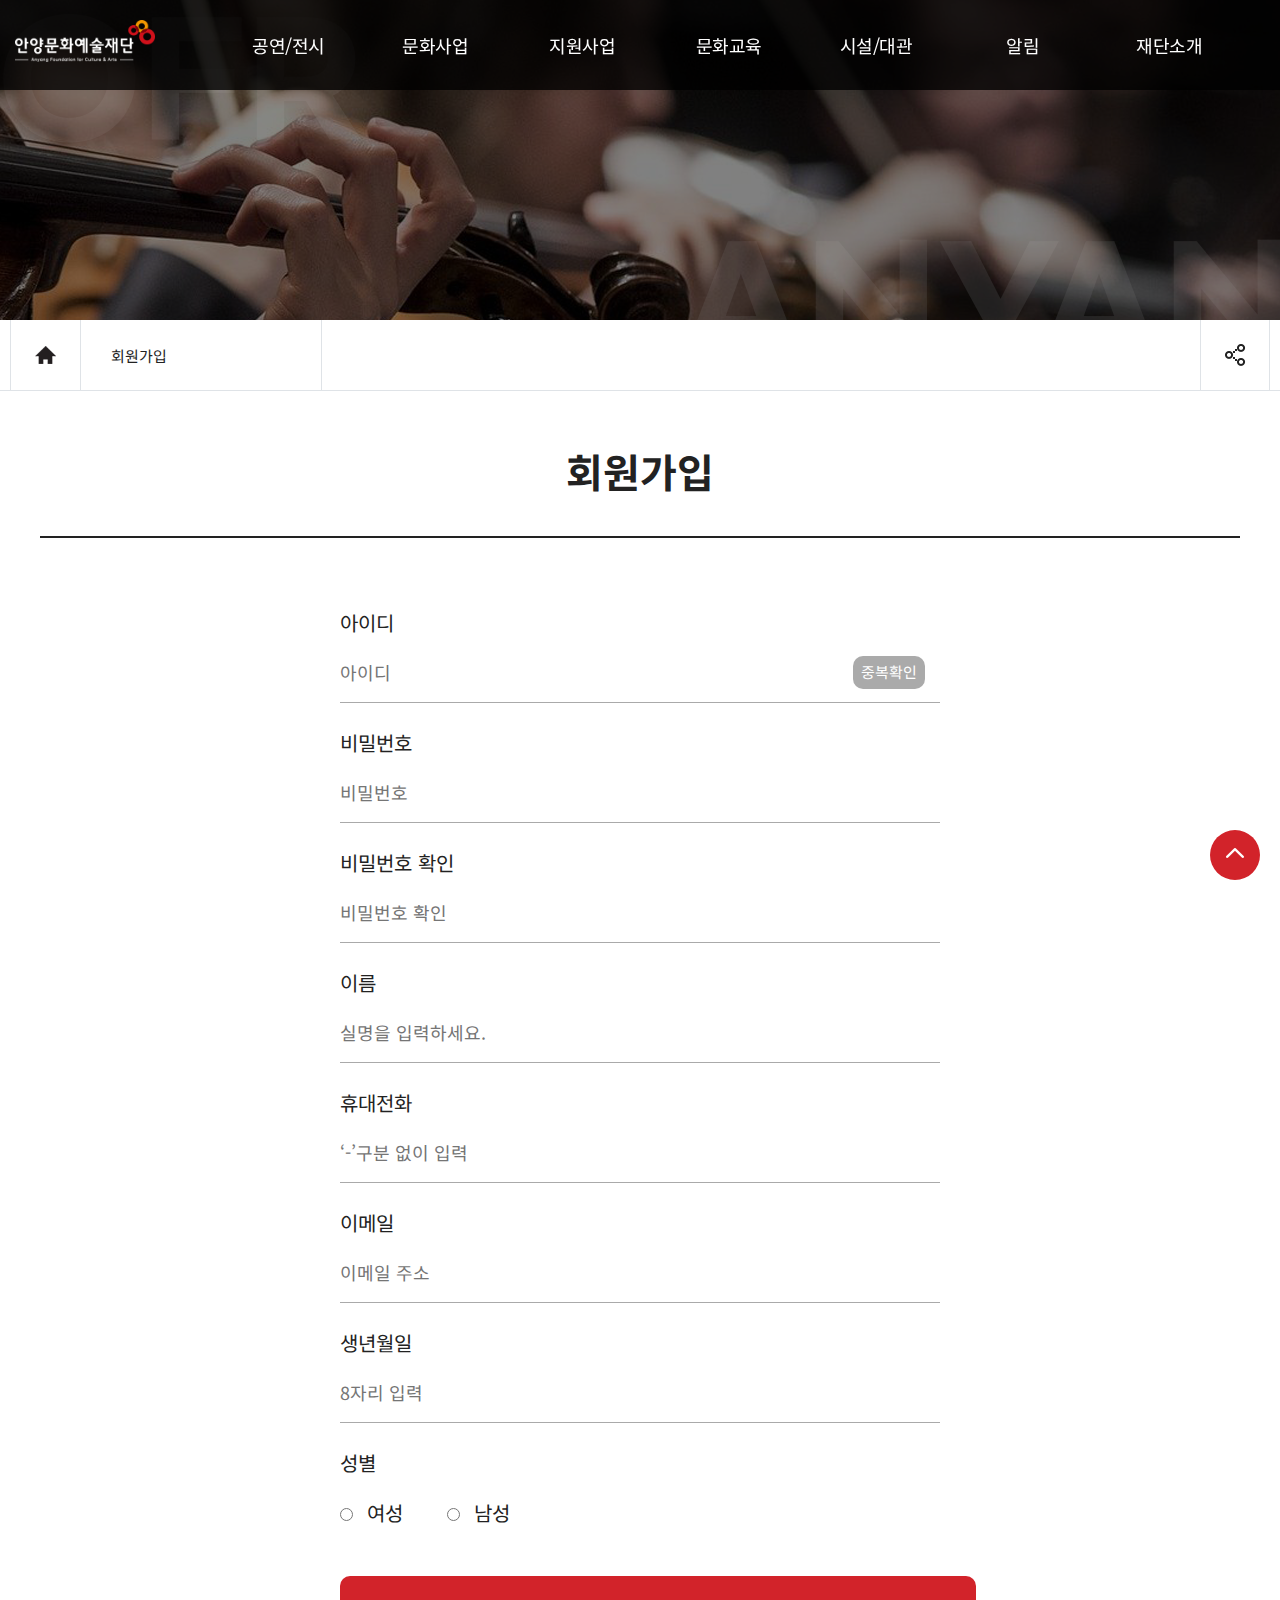
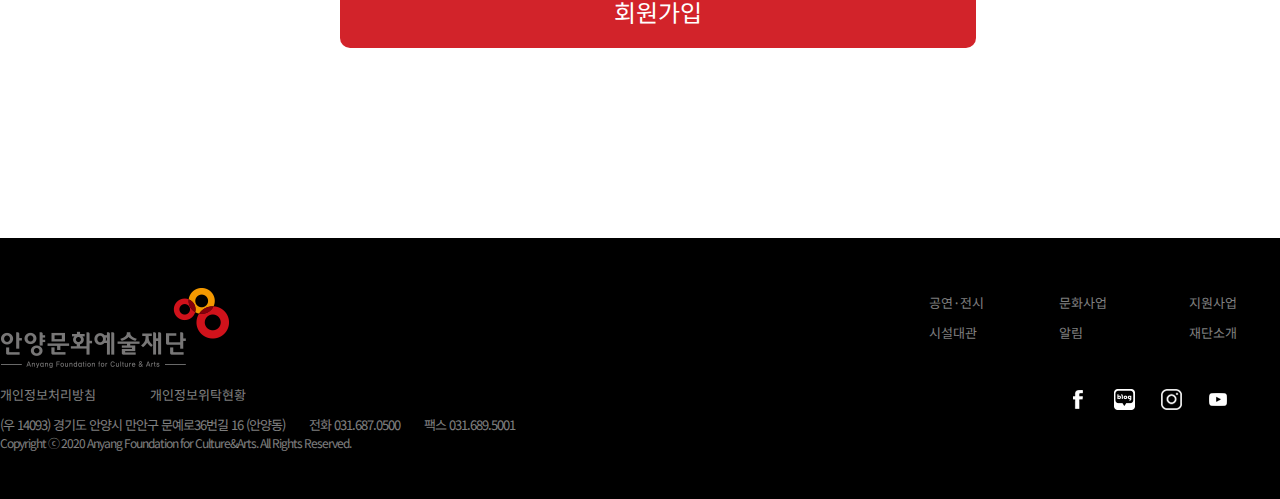
<file: index9.html>
<!DOCTYPE HTML>
<html lang='ko'>
<head>
	<title>안양문화예술재단</title>
	<meta charset='utf-8'>
	<meta name='Viewport' content='width=device-width, initial-scale=1.0, minimum-scale=1.0, maximum-scale=1.6'>
	<meta name='Title' content='안양문화예술재단'>
	<meta name='Subject' content='안양문화예술재단 클론 코딩'>
	<meta name='Keywords' content='html5, css3, 웹표준, 관공소, 안양문화예술재단'>
	<meta name='Author' content='imsuyeaon'>
	<meta name='Publisher' content='imsuyeaon'>
	<meta name='Description' content='웹접근성, 웹표준을 준수한 안양문화예술재단 클론 코딩입니다.'>
	<meta name='Author-Date' content='2022/10/29'>
	<meta name='Robots' content='index,follow'>

	<link rel="apple-touch-icon" sizes="57x57" href="./favicon.ico/apple-icon-57x57.png">
	<link rel="apple-touch-icon" sizes="60x60" href="./favicon.ico/apple-icon-60x60.png">
	<link rel="apple-touch-icon" sizes="72x72" href="./favicon.ico/apple-icon-72x72.png">
	<link rel="apple-touch-icon" sizes="76x76" href="./favicon.ico/apple-icon-76x76.png">
	<link rel="apple-touch-icon" sizes="114x114" href="./favicon.ico/apple-icon-114x114.png">
	<link rel="apple-touch-icon" sizes="120x120" href="./favicon.ico/apple-icon-120x120.png">
	<link rel="apple-touch-icon" sizes="144x144" href="./favicon.ico/apple-icon-144x144.png">
	<link rel="apple-touch-icon" sizes="152x152" href="./favicon.ico/apple-icon-152x152.png">
	<link rel="apple-touch-icon" sizes="180x180" href="./favicon.ico/apple-icon-180x180.png">
	<link rel="icon" type="image/png" sizes="192x192"  href="./favicon.ico/android-icon-192x192.png">
	<link rel="icon" type="image/png" sizes="32x32" href="./favicon.ico/favicon-32x32.png">
	<link rel="icon" type="image/png" sizes="96x96" href="./favicon.ico/favicon-96x96.png">
	<link rel="icon" type="image/png" sizes="16x16" href="./favicon.ico/favicon-16x16.png">
	<link rel="manifest" href="./favicon.ico/manifest.json">
	<meta name="msapplication-TileColor" content="#ffffff">
	<meta name="msapplication-TileImage" content="/ms-icon-144x144.png">
	<meta name="theme-color" content="#ffffff">

	<link rel='stylesheet' href='css/reset.css'>
	<link rel='stylesheet' href='css/style9.css'>

	<link rel='stylesheet' href='https://use.fontawesome.com/releases/v5.5.0/css/all.css' integrity='sha384-B4dIYHKNBt8Bc12p+WXckhzcICo0wtJAoU8YZTY5qE0Id1GSseTk6S+L3BlXeVIU' crossorigin='anonymous'>
	<link rel="stylesheet" href="https://cdnjs.cloudflare.com/ajax/libs/font-awesome/4.7.0/css/font-awesome.min.css">

	<script src="./js/jquery-1.12.4.min.js"></script>
	<script src="./js/script2.js" defer></script>
</head>
<body>
	<ul id="skip">
		<li><a href="#header">헤더 바로가기</a></li>
		<li><a href="#nav">메뉴 바로가기</a></li>
		<li><a href="#content">내용 바로가기</a></li>
	</ul>
	<div id="wrap">
		<div class="red_nav"><a href="#" title="scrollbtn"><span></span></a></div>
		<header id="header">
			<div class="container-top">
				<div class="head-left"><h1><a href="index.html" title="안양문화예술재단"><img src="./img/header-logo.png" alt="로고"></a></h1></div>
				<div class="head-nav">
					<div class="head-drop-bg"><span></span></div>
					<div class="head-menu">
						<ul class="cf">
							<li><a href="./index2.html" title="공연/전시">공연/전시</a>
							<ul class="cf">
								<li><a href="#" title="예매하기">예매하기</a></li>
								<li><a href="#" title="월&middot;연간일정">월&middot;연간일정</a></li>
								<li><a href="#" title="예매안내">예매안내</a></li>
								<li><a href="#" title="좌석배치도">좌석배치도</a></li>
								<li><a href="#" title="관람예절">관람예절</a></li>
							</ul>
							</li>
							<li><a href="./index3.html" title="문화사업">문화사업</a>
								<ul>
									<li><a href="#" title="안양공공예술프로젝트(APAP)">안양공공예술프로젝트(APAP)</a></li>
									<li><a href="#" title="박물관">박물관</a></li>
									<li><a href="#" title="문화축제">문화축제</a></li>
									<li><a href="#" title="브라보 오케스트라">브라보 오케스트라</a></li>
								</ul>
							</li>
							<li><a href="./index4.html" title="지원사업">지원사업</a>
								<ul>
									<li><a href="#" title="예술공모지원">예술공모지원</a></li>
									<li><a href="#" title="자료실">자료실</a></li>
									<li><a href="#" title="활동자료">활동자료</a></li>
								</ul>
							</li>
							<li><a href="./index5.html" title="문화교육">문화교육</a>
								<ul>
									<li><a href="#" title="평촌아트홀 아카데미">평촌아트홀<br>아카데미</a></li>
									<li><a href="#" title="박물관 강좌">박물관 강좌</a></li>
									<li><a href="#" title="APAP 교육">APAP 교육</a></li>
								</ul>
							</li>
							<li><a href="./index6.html" title="시설/대관">시설/대관</a>
								<ul>
									<li><a href="#" title="운영시설">운영시설</a></li>
									<li><a href="#" title="공간소개">공간소개</a></li>
									<li><a href="#" title="대관안내">대관안내</a></li>
								</ul>
							</li>
							<li><a href="./index7.html" title="알림">알림</a>
								<ul>
									<li><a href="#" title="공지사항">공지사항</a></li>
									<li><a href="#" title="보도자료">보도자료</a></li>
									<li><a href="#" title="고객의 소리">고객의 소리</a></li>
									<li><a href="#" title="FAQ">FAQ</a></li>
									<li><a href="#" title="자료실">자료실</a></li>
								</ul>
							</li>
							<li><a href="./index8.html" title="재단소개">재단소개</a>
								<ul>
									<li><a href="#" title="인사말">인사말</a></li>
									<li><a href="#" title="연혁">연혁</a></li>
									<li><a href="#" title="미션과 비전">미션과 비전</a></li>
									<li><a href="#" title="조직 및 기구">조직 및 기구</a></li>
									<li><a href="#" title="윤리경영">윤리경영</a></li>
									<li><a href="#" title="정보공개">정보공개</a></li>
									<li><a href="#" title="CI소개">CI소개</a></li>
									<li><a href="#" title="오시는길">오시는길</a></li>
								</ul>
							</li>
						</ul>
					</div>
				</div>
				<div class="head-right">
					<ul class="icon">
						<li><a href="./index11.html" title="login">Login</a></li>
						<li class="icon-calendar ir_pm"><a href="#" title="calendar">캘린더</a></li>
						<li class="icon-serch ir_pm"><a href="#" title="serch">서치</a></li>
						<li class="icon-tab ir_pm"><a href="#" title="tab">탭</a></li>
					</ul>
				</div>
			</div>
		</header>
		<section id="bgSection">
			<div class="sub_main"></div>
		</section>
		<nav id="nav">
		<div class="navWrap">
			<div class="navSection">
				<ul class="cf">
					<li class="homeicon"><a href="#" title="homeicon"><span></span></a></li>
					<li class="ticketingtab">
						<a href="#" title="" class="tabList">회원가입</a>
					</li>
				
					<li class="shareicon"><a href="#" title="shareicon"><span></span></a>
						<ul>
							<li><a href="#" title="kakao"><span class="kakao_icon"></span></a></li>
							<li><a href="#" title="facebook"><span class="facebook_icon"></span></a></li>
							<li><a href="#" title="twitter"><span class="twitter_icon"></span></a></li>
							<li><a href="#" title="naver"><span class="naver_icon"></span></a></li>
						</ul>
					</li>
				</ul>
			</div>
		</div>
		</nav>
		<main id="main">
			<div class="container_sub">
				<h3>회원가입</h3>
				<fieldset>
					<legend class="ir_so">회원가입</legend>
					<form action="./index10.html" method="post" name="signUp" id="signUp">
						<ul>
							<li class="id_section">
								<label for="idArea">아이디</label>
								<span id="idMes" class="message"></span>
								<input type="text" id="idArea" class="line" required size="30" placeholder="아이디">
								<button>중복확인</button>
							</li>
							<li>
								<label for="pwArea">비밀번호</label>
								<span id="pwMes" class="message"></span>
								<input type="password" id="pwArea" class="line" required size="30" placeholder="비밀번호">
							</li>
							<li>
								<label for="pwArea2">비밀번호 확인</label>
								<span id="pwMes2" class="message"></span>
								<input type="password" id="pwArea2" class="line" required size="30" placeholder="비밀번호 확인">
							</li>
							<li>
								<label for="name">이름</label>
								<span id="nameMes" class="message"></span>
								<input type="text" id="name" class="line" required size="30" placeholder="실명을 입력하세요.">
							</li>
							<li>
								<label for="phone">휴대전화</label>
								<span id="phMes" class="message"></span>
								<input type="text" id="phone" class="line" required size="30" placeholder="‘-’구분 없이 입력">
							</li>
							<li>
								<label for="email">이메일</label>
								<span id="eMes" class="message"></span>
								<input type="text" id="email" class="line" required size="30" placeholder="이메일 주소">
							</li>
							<li>
								<label for="born">생년월일</label>
								<span id="bMes" class="message"></span>
								<input type="text" id="born" class="line" required size="8" placeholder="8자리 입력">
							</li>
							<li>
								<span class="genderArea">성별</span>
								<input type="radio" name="gender" id="female">
								<label for="female" class="gender female">여성</label>
								<input type="radio" name="gender" id="male">
								<label for="male" class="gender">남성</label>
								<span id="gMes" class="gendermessage"></span>
							</li>
							<li>
								<input type="text" value="회원가입" class="btn" id="submit">
							</li>
						</ul>
					</form>

				</fieldset>
			</div>	
		</main>
		<footer id="footer">
			<div class="container2">
				<div class="footer_nav">
					<h2><img src="./img/footer-logo.png" alt="로고"></h2>
					<nav>
						<div class="nav_text">
							<h3 class="ir_so">하단 메뉴</h3>
							<ul class="cf">
								<li><a href="#" title="공연&#183;전시">공연&#183;전시</a></li>
								<li><a href="#" title="문화사업">문화사업</a></li>
								<li><a href="#" title="지원사업">지원사업</a></li>
								<li><a href="#" title="문화교육">문화교육</a></li>
								<li><a href="#" title="시설대관">시설대관</a></li>
								<li><a href="#" title="알림">알림</a></li>
								<li><a href="#" title="재단소개">재단소개</a></li>
							</ul>
						</div>
						<div class="nav_right cf">
							<div class="nav_icon">
								<h3 class="ir_so">안양문화예술재단 sns</h3>
								<ul class="cf">
									<li><a href="#" title="insta" target="_blank"><span class="ir_pm facebook">facebook</span></a></li>
									<li><a href="#" title="blog" target="_blank"><span class="ir_pm blog">blog</span></a></li>
									<li><a href="#" title="insta" target="_blank"><span class="ir_pm insta">insta</span></a></li>
									<li><a href="#" title="youtube" target="_blank"><span class="ir_pm youtube">youtube</span></a></li>
								</ul>
							</div>
							<div class="familySite">
								<h3 class="ir_so">familySite</h3>
								<ul>
									<li>
										<h3 class="cf"><a href="#" title="familySite바로가기">familySite</a></h3>
										<ul>
											<li><a href="#" title="안양시" target="_blank">안양시</a></li>
											<li><a href="#" title="안양문화관광" target="_blank">안양문화관광</a></li>
											<li><a href="#" title="APAP" target="_blank">APAP</a></li>
											<li><a href="#" title="대관신청프로그램" target="_blank">대관신청프로그램</a></li>
											<li><a href="#" title="안양박물관" target="_blank">안양박물관</a></li>
											<li><a href="#" title="재단&#40;영문&#41;" target="_blank">재단&#40영문&#41;</a></li>
										</ul>
									</li>
								</ul>
							</div>
						</div>
					</nav>
				</div>
				<div class="footer_privacy">
					<ul class="cf">
						<li><a href="#" title="개인정보처리방침">개인정보처리방침</a></li>
						<li><a href="#" title="개인정보위탁현황">개인정보위탁현황</a></li>
					</ul>
				</div>
				<div class="footer_address">
					<address>
						<span>(우 14093) 경기도 안양시 만안구 문예로36번길 16 (안양동)</span>
						<span>전화 031.687.0500</span>
						<span>팩스 031.689.5001</span>
						<p>Copyright ⓒ 2020 Anyang Foundation for Culture&Arts. All Rights Reserved.</p>
					</address>
				</div>
			</div>
		</footer>
	</div>
</body>
</html>
</file>
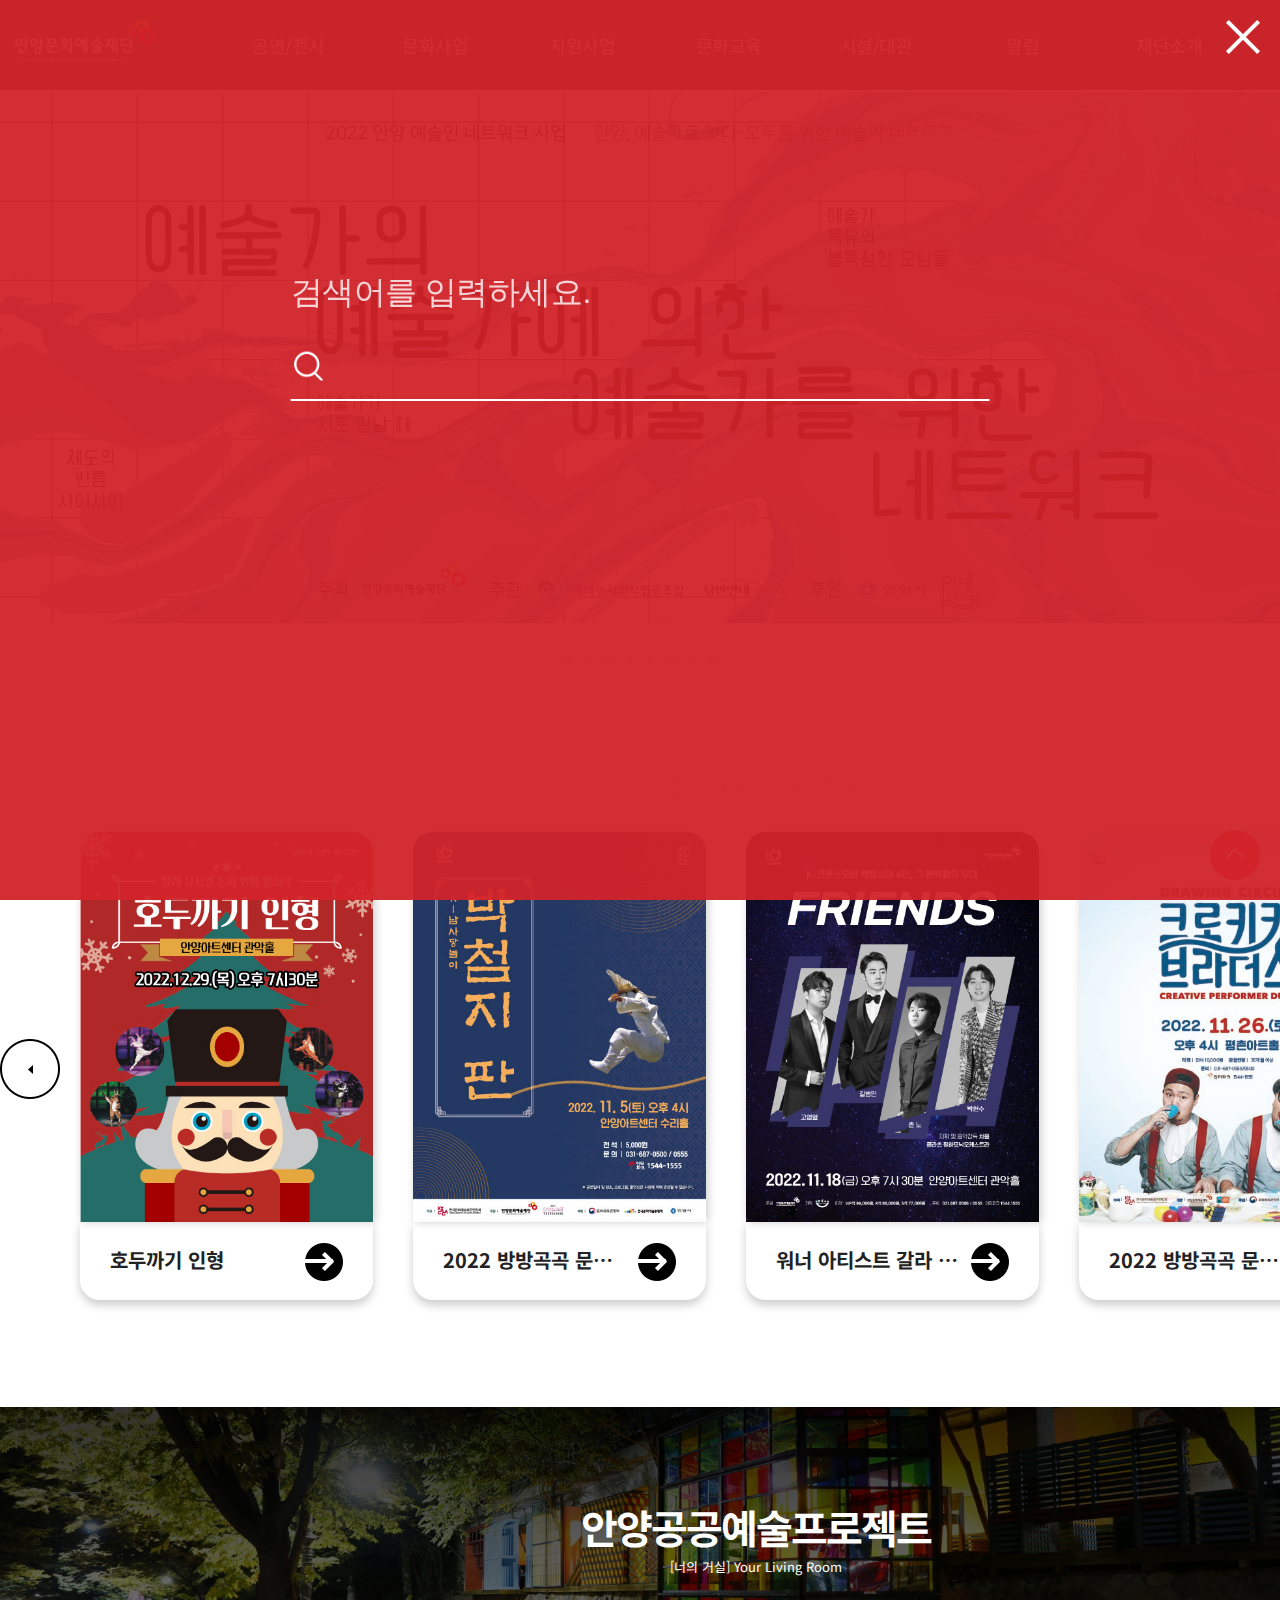
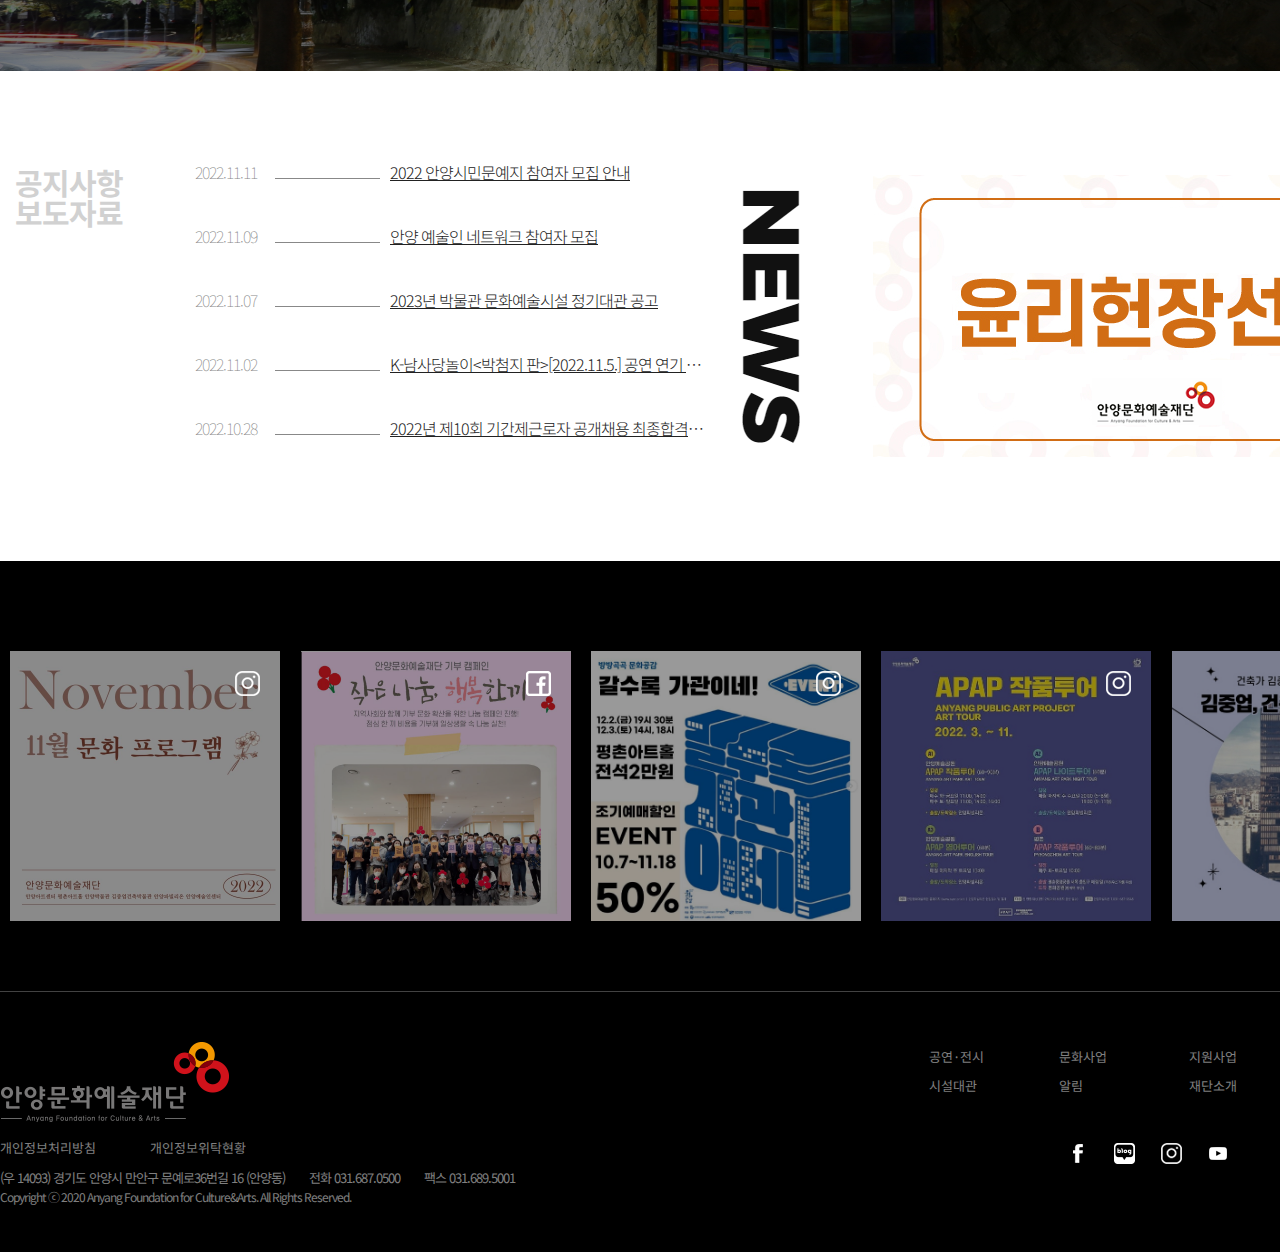
<file: index_serch.html>
<!DOCTYPE HTML>
<html lang='ko'>
<head>
	<title> </title>
	<meta charset='utf-8'>
	<meta name='Viewport' content='width=device-width, initial-scale=1.0, minimum-scale=1.0, maximum-scale=1.6'>
	<meta name='Title' content='안양문화예술재단'>
	<meta name='Subject' content='안양문화예술재단 클론 코딩'>
	<meta name='Keywords' content='html5, css3, 웹표준, 관공소, 안양문화예술재단'>
	<meta name='Author' content='imsuyeaon'>
	<meta name='Publisher' content='imsuyeaon'>
	<meta name='Description' content='웹접근성, 웹표준을 준수한 안양문화예술재단 클론 코딩입니다.'>
	<meta name='Author-Date' content='2022/10/29'>
	<meta name='Robots' content='index,follow'>

	<link rel='stylesheet' href='css/reset.css'>
	<link rel='stylesheet' href='css/style.css'>
	<link rel="stylesheet" href="./css/search.css">

	<link rel='stylesheet' href='https://use.fontawesome.com/releases/v5.5.0/css/all.css' integrity='sha384-B4dIYHKNBt8Bc12p+WXckhzcICo0wtJAoU8YZTY5qE0Id1GSseTk6S+L3BlXeVIU' crossorigin='anonymous'>
	<link rel="stylesheet" href="https://cdnjs.cloudflare.com/ajax/libs/font-awesome/4.7.0/css/font-awesome.min.css">

</head>
<body>
	<ul id="skip">
		<li><a href="#header">헤더 바로가기</a></li>
		<li><a href="#nav">메뉴 바로가기</a></li>
		<li><a href="#content">내용 바로가기</a></li>
	</ul>
	<div id="sA">
		<div id="sA-box">
			<form form action="#" method="get" id="sA-form" name="sA-form">
				<input type="checkbox" id="close">
				<label for="close" class="closeLabel">
					<span class="closeIco">&nbsp;</span>
				</label>
				<div class="serchBox">
					<div class="serchArea cf">
						<input type="text" name="serchWord" placeholder="검색어를 입력하세요.">
						<a href="./index.html"><button type="submit"></button></a>
					</div>
				</div>	
			</form>
		</div>
	</div>
	<div id="wrap">
		<div class="red_nav"><a href="#" title="scrollbtn"><span></span></a></div>
		<header id="header">
			<div class="container-top">
				<div class="head-left"><h1><a href="index.html" title="안양문화예술재단"><img src="./img/header-logo.png" alt="로고"></a></h1></div>
				<div class="head-nav">
					<div class="head-drop-bg"><span></span></div>
					<div class="head-menu">
						<ul class="cf">
							<li><a href="./index2.html" title="공연/전시">공연/전시</a>
							<ul class="cf">
								<li><a href="" title="예매하기">예매하기</a></li>
								<li><a href="#" title="월&middot;연간일정">월&middot;연간일정</a></li>
								<li><a href="#" title="예매안내">예매안내</a></li>
								<li><a href="#" title="좌석배치도">좌석배치도</a></li>
								<li><a href="#" title="관람예절">관람예절</a></li>
							</ul>
							</li>
							<li><a href="./index3.html" title="문화사업">문화사업</a>
								<ul>
									<li><a href="#" title="안양공공예술프로젝트(APAP)">안양공공예술프로젝트(APAP)</a></li>
									<li><a href="#" title="박물관">박물관</a></li>
									<li><a href="#" title="문화축제">문화축제</a></li>
									<li><a href="#" title="브라보 오케스트라">브라보 오케스트라</a></li>
								</ul>
							</li>
							<li><a href="./index4.html" title="지원사업">지원사업</a>
								<ul>
									<li><a href="#" title="예술공모지원">예술공모지원</a></li>
									<li><a href="#" title="자료실">자료실</a></li>
									<li><a href="#" title="활동자료">활동자료</a></li>
								</ul>
							</li>
							<li><a href="./index5.html" title="문화교육">문화교육</a>
								<ul>
									<li><a href="#" title="평촌아트홀 아카데미">평촌아트홀<br>아카데미</a></li>
									<li><a href="#" title="박물관 강좌">박물관 강좌</a></li>
									<li><a href="#" title="APAP 교육">APAP 교육</a></li>
								</ul>
							</li>
							<li><a href="./index6.html" title="시설/대관">시설/대관</a>
								<ul>
									<li><a href="#" title="운영시설">운영시설</a></li>
									<li><a href="#" title="공간소개">공간소개</a></li>
									<li><a href="#" title="대관안내">대관안내</a></li>
								</ul>
							</li>
							<li><a href="./index7.html" title="알림">알림</a>
								<ul>
									<li><a href="#" title="공지사항">공지사항</a></li>
									<li><a href="#" title="보도자료">보도자료</a></li>
									<li><a href="#" title="고객의 소리">고객의 소리</a></li>
									<li><a href="#" title="FAQ">FAQ</a></li>
									<li><a href="#" title="자료실">자료실</a></li>
								</ul>
							</li>
							<li><a href="./index8.html" title="재단소개">재단소개</a>
								<ul>
									<li><a href="#" title="인사말">인사말</a></li>
									<li><a href="#" title="연혁">연혁</a></li>
									<li><a href="#" title="미션과 비전">미션과 비전</a></li>
									<li><a href="#" title="조직 및 기구">조직 및 기구</a></li>
									<li><a href="#" title="윤리경영">윤리경영</a></li>
									<li><a href="#" title="정보공개">정보공개</a></li>
									<li><a href="#" title="CI소개">CI소개</a></li>
									<li><a href="#" title="오시는길">오시는길</a></li>
								</ul>
							</li>
						</ul>
						<div class="serchBg"></div>
					</div>
				</div>
				<div class="head-right">
					<ul class="icon">
						<li><a href="./index9.html" title="login">Login</a></li>
						<li class="icon-calendar ir_pm"><a href="#" title="calendar">캘린더</a></li>
						<li class="icon-serch ir_pm"><a href="#" title="serch">서치</a></li>
						<li class="icon-tab ir_pm"><a href="#" title="tab">탭</a></li>
					</ul>
				</div>
			</div>
		</header>
		<main id="main">
			<section class="main_cont1">
				<div class="main_slider"><img src="./img/BANNER_IMAGE_1.jpeg" alt=""></div>
				<div class="main_nav">
						<ul>
							<li><div class="slide_pause"><a href="#" title="pause_btn"></a></div></li>
							<li><div class="btn_box"><button class="btn" type="button"></button></div></li>
							<li><div class="btn_box"><button class="btn" type="button"></button></div></li>
							<li><div class="btn_box"><button class="btn" type="button"></button></div></li>
							<li><div class="btn_box"><button class="btn" type="button"></button></div></li>
							<li><div class="btn_box"><button class="btn" type="button"></button></div></li>
							<li><div class="btn_box"><button class="btn" type="button"></button></div></li>
							<li><div class="btn_box"><button class="btn" type="button"></button></div></li>
							<li><div class="btn_box"><button class="btn" type="button"></button></div></li>
						</ul>
				</div>
			</section>
			<section class="main_cont2">
				<div class="container2">
					<div class="main_cont2_tab">
						<ul class="cf">
							<li><a href="#" title="전체">전체</a></li>
							<li><a href="#" title="공연&#47;전시">공연&#47;전시</a></li>
							<li><a href="#" title="교육&#47;투어">교육&#47;투어</a></li>
						</ul>
					</div>
					<div class="main_cont2_ticket">
						<div class="ticket_left_btn"><a href="#" title="왼쪽으로 이동"><img src="./img/PERFORMANCE_LEFT.png" alt="왼쪽으로 이동"></a></div>
						<article class="ticket1">
							<a href="#" title="호두까기 인형">
								<div class="ticket_img"><img src="./img/PERFORMANCE_IMAGE_1.jpg" alt=""></div>
								<div class="ticket_text"><h3>호두까기 인형</h3><span></span></div>
							</a>
						</article>
						<article class="ticket1">
							<a href="#" title="2022 방방곡곡 문화공감">
								<div class="ticket_img"><img src="./img/PERFORMANCE_IMAGE_2.jpg" alt="2022 방방곡곡 문화공감"></div>
								<div class="ticket_text"><h3>2022 방방곡곡 문화공감 &lt;K-남사당놀이 ‘박첨지’ 판&gt;></h3><span></span></div>
							</a>
						</article>
						<article class="ticket1">
							<a href="#" title="워너 아티스트 갈라 콘서트">
								<div class="ticket_img"><img src="./img/PERFORMANCE_IMAGE_3.jpg" alt="워너 아티스트 갈라 콘서트"></div>
								<div class="ticket_text"><h3>워너 아티스트 갈라 콘서트&lt;프렌즈&#40;FRIENDS&#41;&gt;</h3><span></span></div>
							</a>
						</article>
						<article class="ticket1">
							<a href="#" title="2022 방방곡곡 문화공감 <크로키키 브라더스>">
								<div class="ticket_img"><img src="./img/PERFORMANCE_IMAGE_4.jpeg" alt=""></div>
								<div class="ticket_text"><h3>2022 방방곡곡 문화공감 &lt;크로키키 브라더스;&gt;</h3><span></span></div>
							</a>
						</article>
						<div class="ticket_right_btn"><a href="#" title="오른쪽으로 이동"><img src="./img/PERFORMANCE_RIGHT.png" alt="오른쪽으로 이동"></a></div>
					</div>
				</div>
			</section>
			<section class="main_cont3">
				<div class="container">
					<div class="cont3_text">
						<a href="#" title="안양공공예술프로젝트">
							<h3>안양공공예술프로젝트</h3>
							<p>	&#91;너의 거실&#93; Your Living Room</p>
						</a>
					</div>
				</div>
			</section>
			<section class="main_cont4">
				<div class="container2">
					<div class="box">
						<article class="box_left">
							<ul>
								<li>
									<h3 class="notice"><a href="#" title="공지사항">공지사항</a></h3>
									<ul class="noticeList">
										<li>
											<a href="#" title="2022 안양시민문예지 참여자 모집 안내"><span>2022.11.11</span><h4>2022 안양시민문예지 참여자 모집 안내</h4></a>
										</li>
										<li>
											<a href="#" title="안양 예술인 네트워크 참여자 모집"><span>2022.11.09</span><h4>안양 예술인 네트워크 참여자 모집</h4></a>
										</li>
										<li>
											<a href="#" title="2023년 박물관 문화예술시설 정기대관 공고">
											<span>2022.11.07</span><h4>2023년 박물관 문화예술시설 정기대관 공고</h4></a>
										</li>
										<li>
											<a href="#" title="K-남사당놀이&lt;박첨지 판&gt;&#91;2022.11.5.&#93; 공연 연기 안내"><span>2022.11.02</span><h4>K-남사당놀이&lt;박첨지 판&gt;&#91;2022.11.5.&#93; 공연 연기 안내</h4></a>
										</li>
										<li>
											<a href="#" title="2022년 제10회 기간제근로자 공개채용 최종합격자 안내"><span>2022.10.28</span><h4>2022년 제10회 기간제근로자 공개채용 최종합격자 안내</h4></a>
										</li>
									</ul>
								</li>
								<li>
									<h3 class="data"><a href="#" title="보도자료">보도자료</a></h3>
									<ul class="dataList">
										<li>
											<a href="#" title="제7회 안양공공예술프로젝트 프레 프로젝트 &#45; 아트캠프 학교 안 워크숍"><span>2022.10.25</span><h4>제7회 안양공공예술프로젝트 프레 프로젝트 &#45; 아트캠프 학교 안 워크숍</h4></a>
										</li>
										<li>
											<a href="#" title="제7회 안양공공예술프로젝트 프레 프로젝트 재개발 구역 가림막 ‘아트 펜스’참여 시민 오리엔"><span>2022.10.17</span><h4>제7회 안양공공예술프로젝트 프레 프로젝트 재개발 구역 가림막 &#39;아트 펜스&#39;참여 시민 오리엔</h4></a>
										</li>
										<li>
											<a href="#" title="&lt;제7회 안양공공예술프로젝트 시민 간담회&gt; 개최"><span>2022.10.17</span><h4>&lt;제7회 안양공공예술프로젝트 시민 간담회&gt; 개최</h4></a>
										</li>
										<li>
											<a href="#" title="한국-크로아티아 수교 30주년 기념 미아 엘레조비치 초청 공연 개최"><span>2022.10.17</span><h4>한국-크로아티아 수교 30주년 기념 미아 엘레조비치 초청 공연 개최</h4></a>
										</li>
										<li>
											<a href="#" title="안양문화예술재단, 2022년 &lt;옆집에 사는 예술가 &#45; 안양&gt;"><span>2022.10.13</span><h4>안양문화예술재단, 2022년 &lt;옆집에 사는 예술가 &#45; 안양&gt;</h4></a>
										</li>
								</li>
							</ul>
						</article>
						<article class="box_right">
							<h2 class="ir_so">팝업존</h2>
							<h3><img src="./img/main-popupzone-news.png" alt="popupzone-news"></h3>
							<div class="popupRight"><a href="#"><img src="./img/main-popupzone-img.png" alt=""></a></div>
						</article>
					</div>
				</div>
				
			</section>
			<section class="main_sns">
				<div class="container2">
					<ul class="snsImg">
						<li><a href="#" title="insta" target="_blank"><img src="./img/SNS_BANNER_IMAGE_5.jpg" alt=""><span class="ir_pm insta">insta</span></a></li>
						<li><a href="#" title="insta" target="_blank"><img src="./img/SNS_BANNER_IMAGE_4.png" alt="facebook"><span class="ir_pm facebook">facebook</span></a></li>
						<li><a href="#" title="insta" target="_blank"><img src="./img/SNS_BANNER_IMAGE_3.png" alt=""><span class="ir_pm insta">insta</span></a></li>
						<li><a href="#" title="insta" target="_blank"><img src="./img/SNS_BANNER_IMAGE_2.jpg" alt=""><span class="ir_pm insta">insta</span></a></li>
						<li><a href="#" title="blog" target="_blank"><img src="./img/SNS_BANNER_IMAGE_1.jpg" alt=""><span class="ir_pm blog">blog</span></a></li>
					</ul>
				</div>
			</section>
		</main>
		<footer id="footer">
			<div class="container2">
				<div class="footer_nav">
					<h2><img src="./img/footer-logo.png" alt="로고"></h2>
					<nav>
						<div class="nav_text">
							<h3 class="ir_so">하단 메뉴</h3>
							<ul class="cf">
								<li><a href="#" title="공연&#183;전시">공연&#183;전시</a></li>
								<li><a href="#" title="문화사업">문화사업</a></li>
								<li><a href="#" title="지원사업">지원사업</a></li>
								<li><a href="#" title="문화교육">문화교육</a></li>
								<li><a href="#" title="시설대관">시설대관</a></li>
								<li><a href="#" title="알림">알림</a></li>
								<li><a href="#" title="재단소개">재단소개</a></li>
							</ul>
						</div>
						<div class="nav_right cf">
							<div class="nav_icon">
								<h3 class="ir_so">안양문화예술재단 sns</h3>
								<ul class="cf">
									<li><a href="#" title="insta" target="_blank"><span class="ir_pm facebook">facebook</span></a></li>
									<li><a href="#" title="blog" target="_blank"><span class="ir_pm blog">blog</span></a></li>
									<li><a href="#" title="insta" target="_blank"><span class="ir_pm insta">insta</span></a></li>
									<li><a href="#" title="youtube" target="_blank"><span class="ir_pm youtube">youtube</span></a></li>
								</ul>
							</div>
							<div class="familySite">
								<h3 class="ir_so">familySite</h3>
								<ul>
									<li>
										<h3 class="cf"><a href="#" title="familySite바로가기">familySite</a></h3>
										<ul>
											<li><a href="#" title="안양시" target="_blank">안양시</a></li>
											<li><a href="#" title="안양문화관광" target="_blank">안양문화관광</a></li>
											<li><a href="#" title="APAP" target="_blank">APAP</a></li>
											<li><a href="#" title="대관신청프로그램" target="_blank">대관신청프로그램</a></li>
											<li><a href="#" title="안양박물관" target="_blank">안양박물관</a></li>
											<li><a href="#" title="재단&#40;영문&#41;" target="_blank">재단&#40영문&#41;</a></li>
										</ul>
									</li>
								</ul>
							</div>
						</div>
					</nav>
				</div>
				<div class="footer_privacy">
					<ul class="cf">
						<li><a href="#" title="개인정보처리방침">개인정보처리방침</a></li>
						<li><a href="#" title="개인정보위탁현황">개인정보위탁현황</a></li>
					</ul>
				</div>
				<div class="footer_address">
					<address>
						<span>(우 14093) 경기도 안양시 만안구 문예로36번길 16 (안양동)</span>
						<span>전화 031.687.0500</span>
						<span>팩스 031.689.5001</span>
						<p>Copyright ⓒ 2020 Anyang Foundation for Culture&Arts. All Rights Reserved.</p>
					</address>
				</div>
			</div>
		</footer>
	</div>
</body>
</html>
</file>
<file: css/style10.css>
@charset 'UTF-8';
@import url('https://fonts.googleapis.com/css2?family=Noto+Sans+KR:wght@100;300;400;500;700;900&display=swap');
@import url('https://fonts.googleapis.com/css2?family=Montserrat:wght@600&display=swap');
/* 공통속성 */
body{font-family: 'Noto Sans KR', sans-serif; color: #393938;}
.container-top{width: 1512px; height: inherit; margin: 0 auto; padding: 0 15px; box-sizing: border-box;}
.container{width: 1512px; height: inherit; margin: 0 auto;}
.container_sub{width: 1200px; height: inherit; margin: 0 auto; padding: 30px 0; /* background: rgba(255, 132, 132, 0.5); */}
.container2{width: 1452px; height: inherit; margin: 0 auto; /* background: rgba(0, 0, 0, 0.5);  */padding: 0, 30px;}
#wrap{width: 100%;}
/* 스크롤버튼 */
.red_nav{width: 50px; height: 50px; background: #d2232a; border-radius: 50%; position: fixed; bottom: 20px; right: 20px; z-index: 998;}
.red_nav a {display: block; width: 100%; height: 100%;}
.red_nav a span{display: block; width: 18px; height: 10px; background: url(../img/icon.png) no-repeat -830px -819px; position: absolute; top: 18px; left: 16px;}
/* 헤더부분 */
#header{width: 100%; height: 50px; background: rgba(0, 0, 0, 0.78);position: fixed; top: 0; padding: 20px 0; z-index: 999;}
.head-left h1{width: 140px; float: left;}
.head-nav{width: 1028px; padding: 0 60px; float: left;}
.head-nav .head-drop-bg{width: 100%; height: 0; background: #e9e9e9; position: absolute; left: 0; top: 90px; z-index: 1; transition: .5s;}
.head-nav:hover .head-drop-bg{height: 400px; border-bottom: 1px solid #333; box-sizing: border-box;}
.head-nav .head-drop-bg span{background: url(../img/header-dropdown-bg.png) no-repeat -5px -400px; display: block; width: 1512px; height: 0;transition: .5s; margin: 0 auto;}
.head-nav:hover .head-drop-bg span{height: 400px; background-position: -5px -105px;}
.head-nav .head-menu{width: 100%; height: 50px;}
.head-nav .head-menu>ul>li{float: left; width: 14.285%; height: 50px; text-align: center; line-height: 50px;}
.head-nav .head-menu>ul>li>a{display: block; font-size: 18px; color: #fff; letter-spacing: -.5px;}
.head-nav .head-menu>ul>li>ul{width: 147px; height: 0; box-sizing: border-box;  position: absolute; top: 90px; overflow: hidden; z-index: 2; transition: .5s; background: #fff;}
.head-nav .head-menu>ul>li:last-child>ul{width: 100%;}
.head-nav:hover .head-menu>ul>li>ul{height: 399px;}
.head-nav .head-menu>ul>li>ul::after{content: ""; background: #e9e9e9; width: 1px; height: 320px; position:absolute; top: 60px; right: 0;}
.head-nav .head-menu>ul>li:last-child>ul::after{ width: 0; height: 0;}
.head-nav .head-menu>ul>li>ul>li{text-align: left; box-sizing: border-box; line-height: 150%;  padding: 10px 15px;}
.head-nav .head-menu>ul>li>ul>li:first-child{padding-top: 60px;}
.head-nav .head-menu>ul>li>ul>li>a{display: block; font-size: 14px; letter-spacing: -.5px;}
.head-right{float:right; height: 50px;}
.head-right .icon li{background: url(../img/icon.png) no-repeat; float: left; margin: 0 15px; margin-top: 10px; transform: translateY(-45px);}
.head-right .icon li:last-child{margin-right: 0;}
.head-right .icon .icon-calendar{background-position: -77px -987px; height: 25px; width: 27px;}
.head-right .icon .icon-serch{background-position: -1084px -150px;  height: 30px; width: 25px;}
.head-right .icon .icon-tab{background-position: -1084px -597px; height: 20px; width: 25px;}
.head-right .icon li:first-child{background:none;}
.head-right .icon li a{display: block; color: #fff; font-size: 14px; width: 100%; height: 100%;}
/* 메인부분 */
#bgSection{width: 100%;}
.sub_main{width: 100%; height: 320px; background: #000 url(../img/sub-main.png) no-repeat center center; background-size: cover;}
/* 네비부분 */
#nav{width: 100%; height: 70px; border-bottom: 1px solid #dfe3e7;}
.navWrap{width: 1260px; margin: 0 auto;}
.navWrap .navSection>ul{width: 100%; height: 100%;}
.navWrap .navSection>ul>li>a>span{background: url(../img/icon.png) no-repeat;}
.navWrap .navSection>ul>.homeicon{width: 70px; height: 70px; border-left: 1px solid #dfe3e7; box-sizing: border-box; display: flex; justify-content: center; align-items: center;}
.navWrap .navSection>ul>.homeicon>a>span{display: block; width: 21px; height: 18px; background-position: -1013px -656px;}
.navWrap .navSection>ul>li{float: left; width: 240px; height: 70px; border-left:1px solid #dfe3e7; position: relative;}
.navWrap .navSection>ul>li:not(:first-child){border-right:1px solid #dfe3e7;}
.navWrap .navSection>ul>li>.tabList{width: 100%; height: 100%; display: block; padding: 25px 40px 0 30px; box-sizing: border-box; font-size: 15px; position: relative;}

.navWrap .navSection>ul>li>ul{width: 100%; border: 1px solid #dfe3e7; position: absolute; z-index: 997; display: none; left: -1px;}

.navWrap .navSection>ul>.shareicon{float: right; width: 70px; height: 70px; border-left: 1px solid #dfe3e7; box-sizing: border-box; display: flex; justify-content: center; align-items: center; position: relative;}
.navWrap .navSection>ul>.shareicon span{display: block; width: 21px; height: 22px; background-position: -1084px -816px;}
.navWrap .navSection>ul>.shareicon>ul{width: 150px; padding: 10px; position: absolute; top: 70px; left: -103px; text-align: center;}
.navWrap .navSection>ul>.shareicon>ul>li{border: none;}
.navWrap .navSection>ul>.shareicon>ul>li>a{padding: 0;}
.navWrap .navSection>ul>.shareicon>ul>li>a>span{display:inline-block; width: 28px; height: 28px; background: url(../img/icon.png) no-repeat; border-radius: 50%; float: left; margin-right: 12px;}
.navWrap .navSection>ul>.shareicon>ul>li:last-child>a>span{margin:0;}
.navWrap .navSection>ul>.shareicon>ul>li>a>.kakao_icon{background-position: 0px -909px;}
.navWrap .navSection>ul>.shareicon>ul>li>a>.facebook_icon{background-position: -927px -778px;}
.navWrap .navSection>ul>.shareicon>ul>li>a>.twitter_icon{background-position: -234px -909px;}
.navWrap .navSection>ul>.shareicon>ul>li>a>.naver_icon{background-position: -156px -909px;}
.navWrap .navSection>ul>.shareicon:hover>ul{display: block;}
/* 메인부분 */
#main{width: 100%;margin:70px 0 140px 0;}
h3{color: #222; font-size: 40px; text-align: center; padding: 20px 0 30px 0;}
h3 span{color: #d2232a; font-weight: bold;}
.btnArea{margin: 0 auto; width: 720px; text-align: center;}
.btnArea button{font-size: 26px; background: none;}
.btnArea button a{display: block;}
.btnArea button .homebtn{margin-right: 50px; border: 1px solid #444; padding: 10px 50px;}
.btnArea button .loginbtn{border: 1px solid #d2232a; background: #d2232a; padding: 10px 50px; color: #fff;}


/* 푸터영역 */
#footer{width: 100%;  padding: 50px 0; background:#000;}
#footer .footer_nav{width: 100%; height: 83px;}
#footer .footer_nav h2{float: left;}
#footer .footer_nav h2 img{width: 229px; height: 80px;}
.footer_nav>nav{width: 580px; float: right;}
.footer_nav>nav>.nav_text>ul{margin-left: 57px;}
.footer_nav>nav>.nav_text>ul>li{float: left; width: 130px; padding: 5px 0;}
.footer_nav>nav>.nav_text>ul>li>a{display: block; width: 100%; height: 100%; color: rgba(255, 255, 255, 0.5);}
.footer_nav>nav>.nav_text>ul>li>a:hover{color: rgba(255, 255, 255, 1);}
.footer_nav>nav>.nav_right{margin-top: 40px; float:right;}
.footer_nav>nav>.nav_right>.nav_icon{float: left;}
.footer_nav>nav>.nav_right>.nav_icon>ul{padding-right: 50px;}
.footer_nav>nav>.nav_right>.nav_icon>ul>li{float: left; padding: 2px 13px;}
.footer_nav>nav>.nav_right>.nav_icon>ul>li>a{display: block; width: 21px; height: 21px;}
.footer_nav>nav>.nav_right>.nav_icon>ul>li>a>span{display: block; width: 21px; height: 21px; background: url(../img/icon.png) no-repeat;}
.footer_nav>nav>.nav_right>.nav_icon>ul>li>a>.insta{background-position:-1013px -83px;}
.footer_nav>nav>.nav_right>.nav_icon>ul>li>a>.facebook{background-position:-1084px -959px;}
.footer_nav>nav>.nav_right>.nav_icon>ul>li>a>.blog{background-position:-1084px -888px;}
.footer_nav>nav>.nav_right>.nav_icon>ul>li>a>.youtube{background-position:-1013px -509px;}
.footer_nav>nav>.nav_right>.familySite{float: right; position: relative;}
.footer_nav>nav>.nav_right>.familySite>ul>li>h3{width: 160px; border-bottom: 1px solid #fff; padding: 2px 0;}
.footer_nav>nav>.nav_right>.familySite>ul>li>h3>a{width: 160px; color: #fff; display: block; font-size: 15px; text-transform: uppercase; position: relative; color: rgba(255, 255, 255, 0.5)}
.footer_nav>nav>.nav_right>.familySite>ul>li>h3>a:hover{color: rgba(255, 255, 255, 1);}
.footer_nav>nav>.nav_right>.familySite>ul>li>h3>a::after{background: url(../img/footer-arrow.png) no-repeat; content: ""; width: 7px; height: 5px; position: absolute; top: 50%; right: 0;}
.footer_nav>nav>.nav_right>.familySite>ul>li>ul{height: 0; width: 160px; background: #000; overflow-y: scroll; position: absolute; bottom: 100%; }
.footer_nav>nav>.nav_right>.familySite>ul:hover>li>ul{height: 288px;  border: 1px solid #fff; box-sizing: border-box;}
.footer_nav>nav>.nav_right>.familySite>ul>li>ul>li>a{display: block; padding: 10px; border-bottom: 1px solid #444; color: rgba(255, 255, 255, 0.5); white-space: nowrap; overflow: hidden; text-overflow: ellipsis;}
.footer_nav>nav>.nav_right>.familySite>ul>li>ul>li>a:hover{color: rgba(255, 255, 255, 1);}
#footer .footer_privacy{width: 100%;}
#footer .footer_privacy>ul{width: 100%;float: left; margin-top: -30px;}
#footer .footer_privacy>ul>li{float: left; padding: 0 27px;}
#footer .footer_privacy>ul>li:first-child{padding-left: 0;}
#footer .footer_privacy>ul>li>a{display:inline-block; color: rgba(255, 255, 255, 0.5); font-size: 13px;}
#footer .footer_privacy>ul>li>a:hover{color: rgba(255, 255, 255, 1);}
#footer .footer_address{width: 100%; height: 34px; clear: both; }
#footer .footer_address span{padding-right: 20px; color: rgba(255, 255, 255, 0.5); letter-spacing: -1px;}
#footer .footer_address p{padding-right: 20px; color: rgba(255, 255, 255, 0.5); font-size: 12px; letter-spacing: -1px;}
</file>
<file: css/style11.css>
@charset 'UTF-8';
@import url('https://fonts.googleapis.com/css2?family=Noto+Sans+KR:wght@100;300;400;500;700;900&display=swap');
@import url('https://fonts.googleapis.com/css2?family=Montserrat:wght@600&display=swap');
/* 공통속성 */
body{font-family: 'Noto Sans KR', sans-serif; color: #393938;}
.container-top{width: 1512px; height: inherit; margin: 0 auto; padding: 0 15px; box-sizing: border-box;}
.container{width: 1512px; height: inherit; margin: 0 auto;}
.container_sub{width: 1200px; height: inherit; margin: 0 auto; padding: 30px 0; /* background: rgba(255, 132, 132, 0.5); */}
.container2{width: 1452px; height: inherit; margin: 0 auto; /* background: rgba(0, 0, 0, 0.5);  */padding: 0, 30px;}
#wrap{width: 100%;}
/* 스크롤버튼 */
.red_nav{width: 50px; height: 50px; background: #d2232a; border-radius: 50%; position: fixed; bottom: 20px; right: 20px; z-index: 998;}
.red_nav a {display: block; width: 100%; height: 100%;}
.red_nav a span{display: block; width: 18px; height: 10px; background: url(../img/icon.png) no-repeat -830px -819px; position: absolute; top: 18px; left: 16px;}
/* 헤더부분 */
#header{width: 100%; height: 50px; background: rgba(0, 0, 0, 0.78);position: fixed; top: 0; padding: 20px 0; z-index: 999;}
.head-left h1{width: 140px; float: left;}
.head-nav{width: 1028px; padding: 0 60px; float: left;}
.head-nav .head-drop-bg{width: 100%; height: 0; background: #e9e9e9; position: absolute; left: 0; top: 90px; z-index: 1; transition: .5s;}
.head-nav:hover .head-drop-bg{height: 400px; border-bottom: 1px solid #333; box-sizing: border-box;}
.head-nav .head-drop-bg span{background: url(../img/header-dropdown-bg.png) no-repeat -5px -400px; display: block; width: 1512px; height: 0;transition: .5s; margin: 0 auto;}
.head-nav:hover .head-drop-bg span{height: 400px; background-position: -5px -105px;}
.head-nav .head-menu{width: 100%; height: 50px;}
.head-nav .head-menu>ul>li{float: left; width: 14.285%; height: 50px; text-align: center; line-height: 50px;}
.head-nav .head-menu>ul>li>a{display: block; font-size: 18px; color: #fff; letter-spacing: -.5px;}
.head-nav .head-menu>ul>li>ul{width: 147px; height: 0; box-sizing: border-box;  position: absolute; top: 90px; overflow: hidden; z-index: 2; transition: .5s; background: #fff;}
.head-nav .head-menu>ul>li:last-child>ul{width: 100%;}
.head-nav:hover .head-menu>ul>li>ul{height: 399px;}
.head-nav .head-menu>ul>li>ul::after{content: ""; background: #e9e9e9; width: 1px; height: 320px; position:absolute; top: 60px; right: 0;}
.head-nav .head-menu>ul>li:last-child>ul::after{ width: 0; height: 0;}
.head-nav .head-menu>ul>li>ul>li{text-align: left; box-sizing: border-box; line-height: 150%;  padding: 10px 15px;}
.head-nav .head-menu>ul>li>ul>li:first-child{padding-top: 60px;}
.head-nav .head-menu>ul>li>ul>li>a{display: block; font-size: 14px; letter-spacing: -.5px;}
.head-right{float:right; height: 50px;}
.head-right .icon li{background: url(../img/icon.png) no-repeat; float: left; margin: 0 15px; margin-top: 10px; transform: translateY(-45px);}
.head-right .icon li:last-child{margin-right: 0;}
.head-right .icon .icon-calendar{background-position: -77px -987px; height: 25px; width: 27px;}
.head-right .icon .icon-serch{background-position: -1084px -150px;  height: 30px; width: 25px;}
.head-right .icon .icon-tab{background-position: -1084px -597px; height: 20px; width: 25px;}
.head-right .icon li:first-child{background:none;}
.head-right .icon li a{display: block; color: #fff; font-size: 14px; width: 100%; height: 100%;}
/* 메인부분 */
#bgSection{width: 100%;}
.sub_main{width: 100%; height: 320px; background: #000 url(../img/sub-main.png) no-repeat center center; background-size: cover;}
/* 네비부분 */
#nav{width: 100%; height: 70px; border-bottom: 1px solid #dfe3e7;}
.navWrap{width: 1260px; margin: 0 auto;}
.navWrap .navSection>ul{width: 100%; height: 100%;}
.navWrap .navSection>ul>li>a>span{background: url(../img/icon.png) no-repeat;}
.navWrap .navSection>ul>.homeicon{width: 70px; height: 70px; border-left: 1px solid #dfe3e7; box-sizing: border-box; display: flex; justify-content: center; align-items: center;}
.navWrap .navSection>ul>.homeicon>a>span{display: block; width: 21px; height: 18px; background-position: -1013px -656px;}
.navWrap .navSection>ul>li{float: left; width: 240px; height: 70px; border-left:1px solid #dfe3e7; position: relative;}
.navWrap .navSection>ul>li:not(:first-child){border-right:1px solid #dfe3e7;}
.navWrap .navSection>ul>li>.tabList{width: 100%; height: 100%; display: block; padding: 25px 40px 0 30px; box-sizing: border-box; font-size: 15px; position: relative;}

.navWrap .navSection>ul>li>ul{width: 100%; border: 1px solid #dfe3e7; position: absolute; z-index: 997; display: none; left: -1px;}

.navWrap .navSection>ul>.shareicon{float: right; width: 70px; height: 70px; border-left: 1px solid #dfe3e7; box-sizing: border-box; display: flex; justify-content: center; align-items: center; position: relative;}
.navWrap .navSection>ul>.shareicon span{display: block; width: 21px; height: 22px; background-position: -1084px -816px;}
.navWrap .navSection>ul>.shareicon>ul{width: 150px; padding: 10px; position: absolute; top: 70px; left: -103px; text-align: center;}
.navWrap .navSection>ul>.shareicon>ul>li{border: none;}
.navWrap .navSection>ul>.shareicon>ul>li>a{padding: 0;}
.navWrap .navSection>ul>.shareicon>ul>li>a>span{display:inline-block; width: 28px; height: 28px; background: url(../img/icon.png) no-repeat; border-radius: 50%; float: left; margin-right: 12px;}
.navWrap .navSection>ul>.shareicon>ul>li:last-child>a>span{margin:0;}
.navWrap .navSection>ul>.shareicon>ul>li>a>.kakao_icon{background-position: 0px -909px;}
.navWrap .navSection>ul>.shareicon>ul>li>a>.facebook_icon{background-position: -927px -778px;}
.navWrap .navSection>ul>.shareicon>ul>li>a>.twitter_icon{background-position: -234px -909px;}
.navWrap .navSection>ul>.shareicon>ul>li>a>.naver_icon{background-position: -156px -909px;}
.navWrap .navSection>ul>.shareicon:hover>ul{display: block;}
/* 메인부분 */
#main{width: 100%;margin-bottom: 140px;}
h3{font-weight: bold; color: #222; font-size: 40px; text-align: center; padding: 20px 0 35px 0; border-bottom: 2px solid #222;}
#signUp{width: 600px; height: 1060px; margin: 0 auto; /* background: #eee; */ padding-top: 70px;}
.id_section{position: relative;}
.id_section>button{position: absolute; display: block; top: 48px; right: 15px; background: #aaa; color: #fff; border-radius: 10px; padding: 5px 8px; cursor: pointer; font-size: 15px;}
#signUp ul li label{font-size: 20px; color: #222}
#signUp ul li:nth-child(-n+7) label{float: left;}
#signUp ul li .gender{margin-left: 10px;}
#signUp ul li .female{margin-right: 40px;}
#signUp ul li span{display: block; font-size: 20px; color: #222;  margin-bottom: 20px;}
#signUp ul li input.line{border: none; border-bottom: 1px solid #aaa; background: none; width: 100%; font-size: 18px; padding: 16px 0;}
#signUp ul li input{margin:5px 0 25px 0;}

#signUp ul li .message{float: left; padding-top: 3px; padding-left: 20px; margin: 0; font-size: 14px;}
#signUp ul li.submit-area{display: flex;}
#signUp ul li.submit-area a{display: block; width: 100%; height: 100%;}
#signUp ul li.submit-area a .btn{width: 50%; border: 1px solid #d2232a; background: #fff; color: #000; padding: 18px; font-size: 24px; margin: 30px auto; cursor: pointer; display: block; border-radius: 10px; text-align: center; margin-right: 10px;}
#signUp ul li.submit-area a .btn2{width: 50%; border: 1px solid #d2232a; background: #d2232a; color: #fff; padding: 18px; font-size: 24px; margin: 30px auto; cursor: pointer; display: block; border-radius: 10px; text-align: center; margin-left: 10px;}

/* 푸터영역 */
#footer{width: 100%;  padding: 50px 0; background:#000;}
#footer .footer_nav{width: 100%; height: 83px;}
#footer .footer_nav h2{float: left;}
#footer .footer_nav h2 img{width: 229px; height: 80px;}
.footer_nav>nav{width: 580px; float: right;}
.footer_nav>nav>.nav_text>ul{margin-left: 57px;}
.footer_nav>nav>.nav_text>ul>li{float: left; width: 130px; padding: 5px 0;}
.footer_nav>nav>.nav_text>ul>li>a{display: block; width: 100%; height: 100%; color: rgba(255, 255, 255, 0.5);}
.footer_nav>nav>.nav_text>ul>li>a:hover{color: rgba(255, 255, 255, 1);}
.footer_nav>nav>.nav_right{margin-top: 40px; float:right;}
.footer_nav>nav>.nav_right>.nav_icon{float: left;}
.footer_nav>nav>.nav_right>.nav_icon>ul{padding-right: 50px;}
.footer_nav>nav>.nav_right>.nav_icon>ul>li{float: left; padding: 2px 13px;}
.footer_nav>nav>.nav_right>.nav_icon>ul>li>a{display: block; width: 21px; height: 21px;}
.footer_nav>nav>.nav_right>.nav_icon>ul>li>a>span{display: block; width: 21px; height: 21px; background: url(../img/icon.png) no-repeat;}
.footer_nav>nav>.nav_right>.nav_icon>ul>li>a>.insta{background-position:-1013px -83px;}
.footer_nav>nav>.nav_right>.nav_icon>ul>li>a>.facebook{background-position:-1084px -959px;}
.footer_nav>nav>.nav_right>.nav_icon>ul>li>a>.blog{background-position:-1084px -888px;}
.footer_nav>nav>.nav_right>.nav_icon>ul>li>a>.youtube{background-position:-1013px -509px;}
.footer_nav>nav>.nav_right>.familySite{float: right; position: relative;}
.footer_nav>nav>.nav_right>.familySite>ul>li>h3{width: 160px; border-bottom: 1px solid #fff; padding: 2px 0;}
.footer_nav>nav>.nav_right>.familySite>ul>li>h3>a{width: 160px; color: #fff; display: block; font-size: 15px; text-transform: uppercase; position: relative; color: rgba(255, 255, 255, 0.5)}
.footer_nav>nav>.nav_right>.familySite>ul>li>h3>a:hover{color: rgba(255, 255, 255, 1);}
.footer_nav>nav>.nav_right>.familySite>ul>li>h3>a::after{background: url(../img/footer-arrow.png) no-repeat; content: ""; width: 7px; height: 5px; position: absolute; top: 50%; right: 0;}
.footer_nav>nav>.nav_right>.familySite>ul>li>ul{height: 0; width: 160px; background: #000; overflow-y: scroll; position: absolute; bottom: 100%; }
.footer_nav>nav>.nav_right>.familySite>ul:hover>li>ul{height: 288px;  border: 1px solid #fff; box-sizing: border-box;}
.footer_nav>nav>.nav_right>.familySite>ul>li>ul>li>a{display: block; padding: 10px; border-bottom: 1px solid #444; color: rgba(255, 255, 255, 0.5); white-space: nowrap; overflow: hidden; text-overflow: ellipsis;}
.footer_nav>nav>.nav_right>.familySite>ul>li>ul>li>a:hover{color: rgba(255, 255, 255, 1);}
#footer .footer_privacy{width: 100%;}
#footer .footer_privacy>ul{width: 100%;float: left; margin-top: -30px;}
#footer .footer_privacy>ul>li{float: left; padding: 0 27px;}
#footer .footer_privacy>ul>li:first-child{padding-left: 0;}
#footer .footer_privacy>ul>li>a{display:inline-block; color: rgba(255, 255, 255, 0.5); font-size: 13px;}
#footer .footer_privacy>ul>li>a:hover{color: rgba(255, 255, 255, 1);}
#footer .footer_address{width: 100%; height: 34px; clear: both; }
#footer .footer_address span{padding-right: 20px; color: rgba(255, 255, 255, 0.5); letter-spacing: -1px;}
#footer .footer_address p{padding-right: 20px; color: rgba(255, 255, 255, 0.5); font-size: 12px; letter-spacing: -1px;}
</file>
<file: css/style3.css>
@charset "utf-8";
@import url('https://fonts.googleapis.com/css2?family=Noto+Sans+KR:wght@100;300;400;500;700;900&display=swap');
@import url('https://fonts.googleapis.com/css2?family=Montserrat:wght@600&display=swap');
/* 공통속성 */
body{font-family: 'Noto Sans KR', sans-serif; color: #393938;}
.container-top{width: 1512px; height: inherit; margin: 0 auto; padding: 0 15px; box-sizing: border-box;}
.container{width: 1512px; height: inherit; margin: 0 auto;}
.container_sub{width: 1200px; height: inherit; margin: 0 auto; padding: 30px 0; /* background: rgba(255, 132, 132, 0.5); */}
.container2{width: 1452px; height: inherit; margin: 0 auto; /* background: rgba(0, 0, 0, 0.5);  */padding: 0, 30px;}
#wrap{width: 100%;}
/* 스크롤버튼 */
.red_nav{width: 50px; height: 50px; background: #d2232a; border-radius: 50%; position: fixed; bottom: 20px; right: 20px; z-index: 998;}
.red_nav a {display: block; width: 100%; height: 100%;}
.red_nav a span{display: block; width: 18px; height: 10px; background: url(../img/icon.png) no-repeat -830px -819px; position: absolute; top: 18px; left: 16px;}
/* 헤더부분 */
#header{width: 100%; height: 50px; background: rgba(0, 0, 0, 0.78);position: fixed; top: 0; padding: 20px 0; z-index: 999;}
.head-left h1{width: 140px; float: left;}
.head-nav{width: 1028px; padding: 0 60px; float: left;}
.head-nav .head-drop-bg{width: 100%; height: 0; background: #e9e9e9; position: absolute; left: 0; top: 90px; z-index: 1; transition: .5s;}
.head-nav:hover .head-drop-bg{height: 400px; border-bottom: 1px solid #333; box-sizing: border-box;}
.head-nav .head-drop-bg span{background: url(../img/header-dropdown-bg.png) no-repeat -5px -400px; display: block; width: 1512px; height: 0;transition: .5s; margin: 0 auto;}
.head-nav:hover .head-drop-bg span{height: 400px; background-position: -5px -105px;}
.head-nav .head-menu{width: 100%; height: 50px;}
.head-nav .head-menu>ul>li{float: left; width: 14.285%; height: 50px; text-align: center; line-height: 50px;}
.head-nav .head-menu>ul>li>a{display: block; font-size: 18px; color: #fff; letter-spacing: -.5px;}
.head-nav .head-menu>ul>li>ul{width: 147px; height: 0; box-sizing: border-box;  position: absolute; top: 90px; overflow: hidden; z-index: 2; transition: .5s; background: #fff;}
.head-nav .head-menu>ul>li:last-child>ul{width: 100%;}
.head-nav:hover .head-menu>ul>li>ul{height: 399px;}
.head-nav .head-menu>ul>li>ul::after{content: ""; background: #e9e9e9; width: 1px; height: 320px; position:absolute; top: 60px; right: 0;}
.head-nav .head-menu>ul>li:last-child>ul::after{ width: 0; height: 0;}
.head-nav .head-menu>ul>li>ul>li{text-align: left; box-sizing: border-box; line-height: 150%;  padding: 10px 15px;}
.head-nav .head-menu>ul>li>ul>li:first-child{padding-top: 60px;}
.head-nav .head-menu>ul>li>ul>li>a{display: block; font-size: 14px; letter-spacing: -.5px;}
.head-right{float:right; height: 50px;}
.head-right .icon li{background: url(../img/icon.png) no-repeat; float: left; margin: 0 15px; margin-top: 10px; transform: translateY(-45px);}
.head-right .icon li:last-child{margin-right: 0;}
.head-right .icon .icon-calendar{background-position: -77px -987px; height: 25px; width: 27px;}
.head-right .icon .icon-serch{background-position: -1084px -150px;  height: 30px; width: 25px;}
.head-right .icon .icon-tab{background-position: -1084px -597px; height: 20px; width: 25px;}
.head-right .icon li:first-child{background:none;}
.head-right .icon li a{display: block; color: #fff; font-size: 14px; width: 100%; height: 100%;}
/* 메인부분 */
#bgSection{width: 100%;}
.sub_main{width: 100%; height: 320px; background: #000 url(../img/sub-main.png) no-repeat center center; background-size: cover;}
/* 네비부분 */
#nav{width: 100%; height: 70px; border-bottom: 1px solid #dfe3e7;}
.navWrap{width: 1260px; margin: 0 auto;}
.navWrap .navSection>ul{width: 100%; height: 100%;}
.navWrap .navSection>ul>li>a>span{background: url(../img/icon.png) no-repeat;}
.navWrap .navSection>ul>.homeicon{width: 70px; height: 70px; border-left: 1px solid #dfe3e7; box-sizing: border-box; display: flex; justify-content: center; align-items: center;}
.navWrap .navSection>ul>.homeicon>a>span{display: block; width: 21px; height: 18px; background-position: -1013px -656px;}
.navWrap .navSection>ul>li{float: left; width: 240px; height: 70px; border-left:1px solid #dfe3e7; position: relative;}
.navWrap .navSection>ul>.tabwidth{width: 255px;}
.navWrap .navSection>ul>li:nth-child(n+4){border-right:1px solid #dfe3e7;}
.navWrap .navSection>ul>li>.tabList{width: 100%; height: 100%; display: block; padding: 25px 40px 0 30px; box-sizing: border-box; font-size: 15px; position: relative;}
.navWrap .navSection>ul>li>.tabList::after{content: ""; width: 16px; height: 9px; background: url(../img/icon.png) no-repeat -1013px -928px; position: absolute; top: 32px; right: 20px;}
.navWrap .navSection>ul>li>ul{width: 100%; border: 1px solid #dfe3e7; position: absolute; z-index: 997; display: none; left: -1px;}
.navWrap .navSection>ul>li>ul>li{width: 100%; background: #fff; border-bottom: 1px solid #dfe3e7;}
.navWrap .navSection>ul>li>ul>li:last-child{border:none;}
.navWrap .navSection>ul>li>ul>li>a{display: block; width: 100%; height: 100%; padding: 10px 30px; box-sizing: border-box; font-size: 15px;}
.navWrap .navSection>ul>.ticketingtab:hover>.ticketingList{display: block;}
.navWrap .navSection>ul>.shareicon{float: right; width: 70px; height: 70px; border-left: 1px solid #dfe3e7; box-sizing: border-box; display: flex; justify-content: center; align-items: center; position: relative;}
.navWrap .navSection>ul>.shareicon span{display: block; width: 21px; height: 22px; background-position: -1084px -816px;}
.navWrap .navSection>ul>.shareicon>ul{width: 150px; padding: 10px; position: absolute; top: 70px; left: -103px; text-align: center;}
.navWrap .navSection>ul>.shareicon>ul>li{border: none;}
.navWrap .navSection>ul>.shareicon>ul>li>a{padding: 0;}
.navWrap .navSection>ul>.shareicon>ul>li>a>span{display:inline-block; width: 28px; height: 28px; background: url(../img/icon.png) no-repeat; border-radius: 50%; float: left; margin-right: 12px;}
.navWrap .navSection>ul>.shareicon>ul>li:last-child>a>span{margin:0;}
.navWrap .navSection>ul>.shareicon>ul>li>a>.kakao_icon{background-position: 0px -909px;}
.navWrap .navSection>ul>.shareicon>ul>li>a>.facebook_icon{background-position: -927px -778px;}
.navWrap .navSection>ul>.shareicon>ul>li>a>.twitter_icon{background-position: -234px -909px;}
.navWrap .navSection>ul>.shareicon>ul>li>a>.naver_icon{background-position: -156px -909px;}
.navWrap .navSection>ul>.shareicon:hover>ul{display: block;}
/* 메인부분 */
#main{width: 100%;}
.sub_nav{width: 100%; margin-top: 40px;}
.sub_nav ul{width: 100%; height: 57px; border: 1px solid #e5e5e5; box-sizing: border-box;}
.sub_nav ul li{float: left; width: 33.333%; height: 100%; border-right: 1px solid #e5e5e5; box-sizing: border-box;}
.sub_nav ul li:first-child{background: #dc3545;}
.sub_nav ul li:last-child{border-right: 0;}
.sub_nav ul li a{display: block; padding-top: 16px; padding-left: 20px; font-size: 16px; position: relative; color: #666;}
.sub_nav ul li a::after{content: ""; width: 6px; height: 9px; background: url(../img/icon.png) no-repeat -1159px -357px; position: absolute; right: 20px; top: 22px;}
.sub_nav ul li:first-child a{color: #fff;}
.sub_nav ul li:first-child a::after{background-position: -1159px -298px;}
/* APAP 메인 이미지영역 */
.projectImg{width: 100%; height: 513px; background: #6eaa2a; padding: 100px 68px; box-sizing: border-box; background: url(../img/apap-intro-bg.png) no-repeat center center; margin: 30px 0;}
.projectImg .boxLeft{float: left; width: 50%;}
.projectImg .boxLeft img{width: 187px;height: 94px;float: left; margin-right: 20px;}
.projectImg .boxLeft h3{font-size: 23px; float: left; font-weight: 400; text-transform: uppercase; letter-spacing: -1px; color: #fff; line-height: 130%;}
.projectImg .boxRight{float: right; width: 45%;}
.projectImg .boxRight p{font-size: 15px; color: #fff; line-height: 110%; font-weight: 300; margin: 10px 0;}
.projectImg .boxRight .APAPHomeBtn{margin-top: 130px;}
.projectImg .boxRight .APAPHomeBtn a{display: block; width: 174px; border-radius: 30px; background: linear-gradient(90deg,rgba(9, 206, 96, 1) 0%, rgba(33, 191, 163, 1) 100%); font-size: 1rem; color: #fff; padding: 12px 24px; letter-spacing: -1px; font-weight: 400; border: 1px solid transparent;}
.projectImg .boxRight .APAPHomeBtn a:hover{border: 1px solid #1e7e34; }
.projectImg .boxRight .APAPHomeBtn a span{display: inline-block; background: url(../img/icon.png) no-repeat -424px -1063px; width: 12px; height: 12px; margin-left: 12px;}
/* APAP 역사 영역 */
.history{width: 100%; height: 1010px; position: relative;}
.history .historyImg{width: 600px; height: 500px; float: left;}
.history figure{position: absolute; top: -120px; left: 65px;} 
.history figure .img1{width: 285px;}
.history figure .img2{width: 240px; position: absolute; top: 130px; left: 220px;}
.history .historytxt{width:600px; float: left; margin-top: 60px; padding-left: 50px; box-sizing: border-box;}
.history .historytxt h3{font-size: 23px; font-weight: 500; letter-spacing: -1px;}
.history .historytxt .historytxt2{margin-top: 20px;}
.history .historytxt .historytxt2 .date{float: left; color: #888;letter-spacing: -.7px; font-weight: 300; font-size: 12px; line-height: 350%; font-family: sans-serif;}
.history .historytxt .historytxt2 .text{float: left; padding-left: 40px; font-size: 15px; line-height: 280%; color: #393938;}
/* 회차 소개 영역 */
.turn .turnNav h3{font-size: 24px; font-weight: bold; float: left; color: #393938; position: relative; padding-top: 5px;}
.turn .turnNav h3::after{content: ""; background: #222; width: 135px; height: 1px; position: absolute; top: 24px; left: 140px;}
.turn .turnNav ul{float: right; border: 1px solid #222; }
.turn .turnNav ul li{float: left; width: 148.7px; height: 53px; border-right: 1px solid #222; text-align: center;}
.turn .turnNav ul li:last-child{border-right: 0;}
.turn .turnNav ul li a{display: block; width: 100%; height: 100%; color: #393938; padding-top: 16px; box-sizing: border-box; font-size: 16px; font-family: sans-serif;}
.turn .turnNav ul .APAP1 a{background: #222; color: #fff;}
.turn .navEp{width: 100%; margin-top: 30px;}
.turn .navEp .APAPbanner{width: 100%; height: 270px;}
.turn .navEp .APAPbanner .epbanner{background: url(../img/apap-ep-banner-01.png) no-repeat ; background-size: contain; height: 63.7px; width: 100%;}
.turn .navEp .APAPbanner .APAPImg{background: url(../img/apap-ep-01.png) no-repeat; width: 170px; height: 171px; margin-top: -20px; margin-left: 40px; float: left;}
.turn .navEp .APAPbanner p{float: right; width: 55%; padding: 15px 50px; font-size: 15px; line-height: 130%; letter-spacing: -1px; color: #393938; font-weight: 300;}
.turn .navEp .APAPWork{width: 100%;}
.turn .navEp ul{width: 100%;}
.turn .navEp ul li{float: left; width: 260px; height: 289px; padding: 26.666px; position: relative;}
.turn .navEp ul li figure{position: relative;}
.turn .navEp ul li:first-child{padding-left: 0;}
.turn .navEp ul li:last-child{padding-right: 0;}
.turn .navEp ul li figure {overflow: hidden;}
.turn .navEp ul li:hover figure img{scale: 1.1; transition: .3s;}
.turn .navEp ul li:hover figure::before{content: ""; width: 100%; height: 100%; background:rgba(210, 35, 42, 0.7); position: absolute; top: 0; display: block; z-index: 995; transition: .3s;}
.turn .navEp ul li figcaption{display: none; color: #fff; text-align: center; position: absolute; z-index: 996; margin: 0 auto;}
.turn .navEp ul li .apap1{top: 80px; left: 74px;}
.turn .navEp ul li .apap2{top: 80px; left: 107px;}
.turn .navEp ul li .apap3{top: 80px; left: 106px;}
.turn .navEp ul li .apap4{top: 80px; left: 95px;}
.turn .navEp ul li figcaption h2{font-size: 16px; font-weight: 600;}
.turn .navEp ul li figcaption a{display: block; background: #fff; padding-top: 10px; border-radius: 30px; font-weight: 700; width: 100px; height: 30px; margin-top: 100px;}
.turn .navEp ul li .apap1 a{margin-left: 7px;}
.turn .navEp ul li .apap4 a{margin-left: 12px;}
.turn .navEp ul li:hover figcaption{display: block; color: #fff; text-align: center; position: absolute; z-index: 996;}
/* 수상영역*/
.aword{width: 100%; margin-top: 60px; }
.aword h3{font-size: 24px; font-weight: 500; display: inline-block; letter-spacing: -.5px;}
.aword h3::before{content: ""; background: url(../img/h3_img.png) no-repeat; width: 12px; height: 12px; display: inline-block; padding-right: 12px; margin-bottom: 3px;}
.aword table{border-collapse: collapse; width: 100%; font-size: 16px; letter-spacing: -0.5px; margin-top: 20px;}
.aword table tr{border-bottom: 1px solid #ccc;}
.aword th{background: #f5f5f5; padding: 12px; border-top: 2px solid #222;}
.aword td{padding: 13px; text-align: center; font-weight: 300;}
/* 안내영역 */
.guide{width: 100%; margin-top: 50px;}
.guide h3{font-size: 24px; font-weight: 500; display: inline-block; letter-spacing: -.5px;}
.guide h3::before{content: ""; background: url(../img/h3_img.png) no-repeat; width: 12px; height: 12px; display: inline-block; padding-right: 12px; margin-bottom: 3px;}
.guide ul{width: 100%; margin-top: 20px; margin-bottom: 190px;}
.guide ul li{width: 300px; float: left;}
.guide ul .imgArea{background: url(../img/icon.png) no-repeat; width: 102px; height: 102px; float: left;}
.guide ul li .text{float: left; padding-left: 20px; padding-top: 10px;}
.guide ul .title{font-size: 18px;}
.guide ul .content{font-size: 15px; line-height: 23px;  font-weight: 300; letter-spacing: -.5px; padding-top: 6px;}
.guide ul .imgArea2{background-position: 0px -152px;}
.guide ul .imgArea3{background-position: -152px 0px;}
.guide ul .imgArea4{background-position: -152px -152px;}
/* 푸터영역 */
#footer{width: 100%;  padding: 50px 0; background:#000;}
#footer .footer_nav{width: 100%; height: 83px;}
#footer .footer_nav h2{float: left;}
#footer .footer_nav h2 img{width: 229px; height: 80px;}
.footer_nav>nav{width: 580px; float: right;}
.footer_nav>nav>.nav_text>ul{margin-left: 57px;}
.footer_nav>nav>.nav_text>ul>li{float: left; width: 130px; padding: 5px 0;}
.footer_nav>nav>.nav_text>ul>li>a{display: block; width: 100%; height: 100%; color: rgba(255, 255, 255, 0.5);}
.footer_nav>nav>.nav_text>ul>li>a:hover{color: rgba(255, 255, 255, 1);}
.footer_nav>nav>.nav_right{margin-top: 40px; float:right;}
.footer_nav>nav>.nav_right>.nav_icon{float: left;}
.footer_nav>nav>.nav_right>.nav_icon>ul{padding-right: 50px;}
.footer_nav>nav>.nav_right>.nav_icon>ul>li{float: left; padding: 2px 13px;}
.footer_nav>nav>.nav_right>.nav_icon>ul>li>a{display: block; width: 21px; height: 21px;}
.footer_nav>nav>.nav_right>.nav_icon>ul>li>a>span{display: block; width: 21px; height: 21px; background: url(../img/icon.png) no-repeat;}
.footer_nav>nav>.nav_right>.nav_icon>ul>li>a>.insta{background-position:-1013px -83px;}
.footer_nav>nav>.nav_right>.nav_icon>ul>li>a>.facebook{background-position:-1084px -959px;}
.footer_nav>nav>.nav_right>.nav_icon>ul>li>a>.blog{background-position:-1084px -888px;}
.footer_nav>nav>.nav_right>.nav_icon>ul>li>a>.youtube{background-position:-1013px -509px;}
.footer_nav>nav>.nav_right>.familySite{float: right; position: relative;}
.footer_nav>nav>.nav_right>.familySite>ul>li>h3{width: 160px; border-bottom: 1px solid #fff; padding: 2px 0;}
.footer_nav>nav>.nav_right>.familySite>ul>li>h3>a{width: 160px; color: #fff; display: block; font-size: 15px; text-transform: uppercase; position: relative; color: rgba(255, 255, 255, 0.5)}
.footer_nav>nav>.nav_right>.familySite>ul>li>h3>a:hover{color: rgba(255, 255, 255, 1);}
.footer_nav>nav>.nav_right>.familySite>ul>li>h3>a::after{background: url(../img/footer-arrow.png) no-repeat; content: ""; width: 7px; height: 5px; position: absolute; top: 50%; right: 0;}
.footer_nav>nav>.nav_right>.familySite>ul>li>ul{height: 0; width: 160px; background: #000; overflow-y: scroll; position: absolute; bottom: 100%; }
.footer_nav>nav>.nav_right>.familySite>ul:hover>li>ul{height: 288px;  border: 1px solid #fff; box-sizing: border-box;}
.footer_nav>nav>.nav_right>.familySite>ul>li>ul>li>a{display: block; padding: 10px; border-bottom: 1px solid #444; color: rgba(255, 255, 255, 0.5); white-space: nowrap; overflow: hidden; text-overflow: ellipsis;}
.footer_nav>nav>.nav_right>.familySite>ul>li>ul>li>a:hover{color: rgba(255, 255, 255, 1);}
#footer .footer_privacy{width: 100%;}
#footer .footer_privacy>ul{width: 100%;float: left; margin-top: -30px;}
#footer .footer_privacy>ul>li{float: left; padding: 0 27px;}
#footer .footer_privacy>ul>li:first-child{padding-left: 0;}
#footer .footer_privacy>ul>li>a{display:inline-block; color: rgba(255, 255, 255, 0.5); font-size: 13px;}
#footer .footer_privacy>ul>li>a:hover{color: rgba(255, 255, 255, 1);}
#footer .footer_address{width: 100%; height: 34px; clear: both; }
#footer .footer_address span{padding-right: 20px; color: rgba(255, 255, 255, 0.5); letter-spacing: -1px;}
#footer .footer_address p{padding-right: 20px; color: rgba(255, 255, 255, 0.5); font-size: 12px; letter-spacing: -1px;}
</file>
<file: css/style4.css>
@charset "utf-8";
@import url('https://fonts.googleapis.com/css2?family=Noto+Sans+KR:wght@100;300;400;500;700;900&display=swap');
@import url('https://fonts.googleapis.com/css2?family=Montserrat:wght@600&display=swap');
/* 공통속성 */
body{font-family: 'Noto Sans KR', sans-serif; color: #393938;}
.container-top{width: 1512px; height: inherit; margin: 0 auto; padding: 0 15px; box-sizing: border-box;}
.container{width: 1512px; height: inherit; margin: 0 auto;}
.container_sub{width: 1200px; height: inherit; margin: 0 auto; padding: 30px 0; /* background: rgba(255, 132, 132, 0.5); */}
.container2{width: 1452px; height: inherit; margin: 0 auto; /* background: rgba(0, 0, 0, 0.5);  */padding: 0, 30px;}
#wrap{width: 100%;}
/* 스크롤버튼 */
.red_nav{width: 50px; height: 50px; background: #d2232a; border-radius: 50%; position: fixed; bottom: 20px; right: 20px; z-index: 998;}
.red_nav a {display: block; width: 100%; height: 100%;}
.red_nav a span{display: block; width: 18px; height: 10px; background: url(../img/icon.png) no-repeat -830px -819px; position: absolute; top: 18px; left: 16px;}
/* 헤더부분 */
#header{width: 100%; height: 50px; background: rgba(0, 0, 0, 0.78);position: fixed; top: 0; padding: 20px 0; z-index: 999;}
.head-left h1{width: 140px; float: left;}
.head-nav{width: 1028px; padding: 0 60px; float: left;}
.head-nav .head-drop-bg{width: 100%; height: 0; background: #e9e9e9; position: absolute; left: 0; top: 90px; z-index: 1; transition: .5s;}
.head-nav:hover .head-drop-bg{height: 400px; border-bottom: 1px solid #333; box-sizing: border-box;}
.head-nav .head-drop-bg span{background: url(../img/header-dropdown-bg.png) no-repeat -5px -400px; display: block; width: 1512px; height: 0;transition: .5s; margin: 0 auto;}
.head-nav:hover .head-drop-bg span{height: 400px; background-position: -5px -105px;}
.head-nav .head-menu{width: 100%; height: 50px;}
.head-nav .head-menu>ul>li{float: left; width: 14.285%; height: 50px; text-align: center; line-height: 50px;}
.head-nav .head-menu>ul>li>a{display: block; font-size: 18px; color: #fff; letter-spacing: -.5px;}
.head-nav .head-menu>ul>li>ul{width: 147px; height: 0; box-sizing: border-box;  position: absolute; top: 90px; overflow: hidden; z-index: 2; transition: .5s; background: #fff;}
.head-nav .head-menu>ul>li:last-child>ul{width: 100%;}
.head-nav:hover .head-menu>ul>li>ul{height: 399px;}
.head-nav .head-menu>ul>li>ul::after{content: ""; background: #e9e9e9; width: 1px; height: 320px; position:absolute; top: 60px; right: 0;}
.head-nav .head-menu>ul>li:last-child>ul::after{ width: 0; height: 0;}
.head-nav .head-menu>ul>li>ul>li{text-align: left; box-sizing: border-box; line-height: 150%;  padding: 10px 15px;}
.head-nav .head-menu>ul>li>ul>li:first-child{padding-top: 60px;}
.head-nav .head-menu>ul>li>ul>li>a{display: block; font-size: 14px; letter-spacing: -.5px;}
.head-right{float:right; height: 50px;}
.head-right .icon li{background: url(../img/icon.png) no-repeat; float: left; margin: 0 15px; margin-top: 10px; transform: translateY(-45px);}
.head-right .icon li:last-child{margin-right: 0;}
.head-right .icon .icon-calendar{background-position: -77px -987px; height: 25px; width: 27px;}
.head-right .icon .icon-serch{background-position: -1084px -150px;  height: 30px; width: 25px;}
.head-right .icon .icon-tab{background-position: -1084px -597px; height: 20px; width: 25px;}
.head-right .icon li:first-child{background:none;}
.head-right .icon li a{display: block; color: #fff; font-size: 14px; width: 100%; height: 100%;}
/* 메인부분 */
#bgSection{width: 100%;}
.sub_main{width: 100%; height: 320px; background: #000 url(../img/sub-main.png) no-repeat center center; background-size: cover;}
/* 네비부분 */
#nav{width: 100%; height: 70px; border-bottom: 1px solid #dfe3e7;}
.navWrap{width: 1260px; margin: 0 auto;}
.navWrap .navSection>ul{width: 100%; height: 100%;}
.navWrap .navSection>ul>li>a>span{background: url(../img/icon.png) no-repeat;}
.navWrap .navSection>ul>.homeicon{width: 70px; height: 70px; border-left: 1px solid #dfe3e7; box-sizing: border-box; display: flex; justify-content: center; align-items: center;}
.navWrap .navSection>ul>.homeicon>a>span{display: block; width: 21px; height: 18px; background-position: -1013px -656px;}
.navWrap .navSection>ul>li{float: left; width: 240px; height: 70px; border-left:1px solid #dfe3e7; position: relative;}
.navWrap .navSection>ul>.tabwidth{width: 255px;}
.navWrap .navSection>ul>li:nth-child(n+4){border-right:1px solid #dfe3e7;}
.navWrap .navSection>ul>li>.tabList{width: 100%; height: 100%; display: block; padding: 25px 40px 0 30px; box-sizing: border-box; font-size: 15px; position: relative;}
.navWrap .navSection>ul>li>.tabList::after{content: ""; width: 16px; height: 9px; background: url(../img/icon.png) no-repeat -1013px -928px; position: absolute; top: 32px; right: 20px;}
.navWrap .navSection>ul>li>ul{width: 100%; border: 1px solid #dfe3e7; position: absolute; z-index: 997; display: none; left: -1px;}
.navWrap .navSection>ul>li>ul>li{width: 100%; background: #fff; border-bottom: 1px solid #dfe3e7;}
.navWrap .navSection>ul>li>ul>li:last-child{border:none;}
.navWrap .navSection>ul>li>ul>li>a{display: block; width: 100%; height: 100%; padding: 10px 30px; box-sizing: border-box; font-size: 15px;}
.navWrap .navSection>ul>.ticketingtab:hover>.ticketingList{display: block;}
.navWrap .navSection>ul>.shareicon{float: right; width: 70px; height: 70px; border-left: 1px solid #dfe3e7; box-sizing: border-box; display: flex; justify-content: center; align-items: center; position: relative;}
.navWrap .navSection>ul>.shareicon span{display: block; width: 21px; height: 22px; background-position: -1084px -816px;}
.navWrap .navSection>ul>.shareicon>ul{width: 150px; padding: 10px; position: absolute; top: 70px; left: -103px; text-align: center;}
.navWrap .navSection>ul>.shareicon>ul>li{border: none;}
.navWrap .navSection>ul>.shareicon>ul>li>a{padding: 0;}
.navWrap .navSection>ul>.shareicon>ul>li>a>span{display:inline-block; width: 28px; height: 28px; background: url(../img/icon.png) no-repeat; border-radius: 50%; float: left; margin-right: 12px;}
.navWrap .navSection>ul>.shareicon>ul>li:last-child>a>span{margin:0;}
.navWrap .navSection>ul>.shareicon>ul>li>a>.kakao_icon{background-position: 0px -909px;}
.navWrap .navSection>ul>.shareicon>ul>li>a>.facebook_icon{background-position: -927px -778px;}
.navWrap .navSection>ul>.shareicon>ul>li>a>.twitter_icon{background-position: -234px -909px;}
.navWrap .navSection>ul>.shareicon>ul>li>a>.naver_icon{background-position: -156px -909px;}
.navWrap .navSection>ul>.shareicon:hover>ul{display: block;}
/* 메인부분 */
#main{width: 100%;}
.sub_nav{width: 100%; margin-top: 40px;}
.sub_nav ul{width: 100%; height: 57px; border: 1px solid #e5e5e5; box-sizing: border-box;}
.sub_nav ul li{float: left; width: 33.333%; height: 100%; border-right: 1px solid #e5e5e5; box-sizing: border-box;}
.sub_nav ul li:first-child{background: #dc3545;}
.sub_nav ul li:last-child{border-right: 0;}
.sub_nav ul li a{display: block; padding-top: 16px; padding-left: 20px; font-size: 16px; position: relative; color: #666;}
.sub_nav ul li a::after{content: ""; width: 6px; height: 9px; background: url(../img/icon.png) no-repeat -1159px -357px; position: absolute; right: 20px; top: 22px;}
.sub_nav ul li:first-child a{color: #fff;}
.sub_nav ul li:first-child a::after{background-position: -1159px -298px;}
/* 모든예술 31-안양<경기예술활동지원> */
.bullet{width: 100%; margin-top: 40px;}
.bullet:last-child{margin-bottom: 180px;}
.bullet h3{font-size: 24px; font-weight: 500; display: inline-block; letter-spacing: -.5px;}
.bullet h3::before{content: ""; background: url(../img/h3_img.png) no-repeat; width: 12px; height: 12px; display: inline-block; padding-right: 12px; margin-bottom: 3px;}
.bullet h3 strong{color: #d2232a;}
.bullet .bluecircle li{margin-top: 20px; font-size: 15px;}
.bullet .bluecircle li::before{display: inline-block; content: ""; width: 5px; height: 5px; border-radius: 50%; background: #1a2a82; margin-right: 10px; margin-bottom: 2px;}
/* 사업내용영역 */
.bullet h4{font-size: 20px; padding: 30px 0 10px; color: #111;}
.bullet h4::before{width: 45px; height: 2px; background: #1a2a82; content: ""; display: block; margin-bottom: 5px;}
.bullet .tableArea{width: 100%;}
.bullet .tableArea table{border-collapse: collapse; width: 100%; border: 1px solid #ccc; box-sizing: border-box; font-size: 16px; border-top: 2px solid #222;}
.bullet .tableArea table tr{display: block;  width: 100%; border-bottom: 1px solid #ccc;}
.bullet .tableArea table tr:last-child{border-bottom: 0;}
.bullet .tableArea table tr th{width: 170px; padding: 20px 10px; background: #f5f5f5; border-right: 1px solid #ccc;}
.bullet .tableArea table tr td{ padding: 20px 0 20px 15px; font-weight: 300; letter-spacing: -1px;}
.bullet .tableArea table tr td .bluecircle li{padding: 0; margin: 5px 0;}
.bullet1{width: 100%; margin-top: 30px;}
.bullet1 h3{font-size: 24px; font-weight: 500; display: inline-block; letter-spacing: -.5px;}
.bullet1 h3::before{content: ""; background: url(../img/h3_img.png) no-repeat; width: 12px; height: 12px; display: inline-block; padding-right: 12px; margin-bottom: 3px;}
.bullet1>.bluecircle{padding-left: 16px; margin-top: 20px;}
.bullet1>.bluecircle li{padding: 0 0 5px 0; font-size: 15px;}
.bullet1>.bluecircle>li::before{display: inline-block; content: ""; width: 5px; height: 5px; border-radius: 50%; background: #1a2a82; margin-right: 10px; margin-bottom: 2px;}
.bullet1>.bluecircle>li>ul>li{padding-left: 15px;}
.bullet .procedure{width: 100%; margin-top: 20px;}
.bullet .procedure li{float: left; width: 191px; margin-right:10px; background: #e7e7e7; padding: 25px 0 15px; border-radius: 5px; position: relative; counter-increment: sp;}
.bullet .procedure li:last-child{margin-right: 0;}
.bullet .procedure li span{padding: 10px 0 10px 15px; font-weight: 600; font-size: 14px;}
.bullet .procedure li span::before{content: 'STEP' counter(sp); position: absolute; color: #d2232a; font-weight: 300; font-size: 10px; top: 14px;  letter-spacing: -.5px; font-family: sans-serif;}
.bullet .procedure li span::after{ content: ""; border-left: 5px solid #adadae; border-top: 5px solid transparent; border-bottom: 5px solid transparent; position: absolute; right: 15px; top: 25px;}
/* 푸터영역 */
#footer{width: 100%;  padding: 50px 0; background:#000;}
#footer .footer_nav{width: 100%; height: 83px;}
#footer .footer_nav h2{float: left;}
#footer .footer_nav h2 img{width: 229px; height: 80px;}
.footer_nav>nav{width: 580px; float: right;}
.footer_nav>nav>.nav_text>ul{margin-left: 57px;}
.footer_nav>nav>.nav_text>ul>li{float: left; width: 130px; padding: 5px 0;}
.footer_nav>nav>.nav_text>ul>li>a{display: block; width: 100%; height: 100%; color: rgba(255, 255, 255, 0.5);}
.footer_nav>nav>.nav_text>ul>li>a:hover{color: rgba(255, 255, 255, 1);}
.footer_nav>nav>.nav_right{margin-top: 40px; float:right;}
.footer_nav>nav>.nav_right>.nav_icon{float: left;}
.footer_nav>nav>.nav_right>.nav_icon>ul{padding-right: 50px;}
.footer_nav>nav>.nav_right>.nav_icon>ul>li{float: left; padding: 2px 13px;}
.footer_nav>nav>.nav_right>.nav_icon>ul>li>a{display: block; width: 21px; height: 21px;}
.footer_nav>nav>.nav_right>.nav_icon>ul>li>a>span{display: block; width: 21px; height: 21px; background: url(../img/icon.png) no-repeat;}
.footer_nav>nav>.nav_right>.nav_icon>ul>li>a>.insta{background-position:-1013px -83px;}
.footer_nav>nav>.nav_right>.nav_icon>ul>li>a>.facebook{background-position:-1084px -959px;}
.footer_nav>nav>.nav_right>.nav_icon>ul>li>a>.blog{background-position:-1084px -888px;}
.footer_nav>nav>.nav_right>.nav_icon>ul>li>a>.youtube{background-position:-1013px -509px;}
.footer_nav>nav>.nav_right>.familySite{float: right; position: relative;}
.footer_nav>nav>.nav_right>.familySite>ul>li>h3{width: 160px; border-bottom: 1px solid #fff; padding: 2px 0;}
.footer_nav>nav>.nav_right>.familySite>ul>li>h3>a{width: 160px; color: #fff; display: block; font-size: 15px; text-transform: uppercase; position: relative; color: rgba(255, 255, 255, 0.5)}
.footer_nav>nav>.nav_right>.familySite>ul>li>h3>a:hover{color: rgba(255, 255, 255, 1);}
.footer_nav>nav>.nav_right>.familySite>ul>li>h3>a::after{background: url(../img/footer-arrow.png) no-repeat; content: ""; width: 7px; height: 5px; position: absolute; top: 50%; right: 0;}
.footer_nav>nav>.nav_right>.familySite>ul>li>ul{height: 0; width: 160px; background: #000; overflow-y: scroll; position: absolute; bottom: 100%; }
.footer_nav>nav>.nav_right>.familySite>ul:hover>li>ul{height: 288px;  border: 1px solid #fff; box-sizing: border-box;}
.footer_nav>nav>.nav_right>.familySite>ul>li>ul>li>a{display: block; padding: 10px; border-bottom: 1px solid #444; color: rgba(255, 255, 255, 0.5); white-space: nowrap; overflow: hidden; text-overflow: ellipsis;}
.footer_nav>nav>.nav_right>.familySite>ul>li>ul>li>a:hover{color: rgba(255, 255, 255, 1);}
#footer .footer_privacy{width: 100%;}
#footer .footer_privacy>ul{width: 100%;float: left; margin-top: -30px;}
#footer .footer_privacy>ul>li{float: left; padding: 0 27px;}
#footer .footer_privacy>ul>li:first-child{padding-left: 0;}
#footer .footer_privacy>ul>li>a{display:inline-block; color: rgba(255, 255, 255, 0.5); font-size: 13px;}
#footer .footer_privacy>ul>li>a:hover{color: rgba(255, 255, 255, 1);}
#footer .footer_address{width: 100%; height: 34px; clear: both; }
#footer .footer_address span{padding-right: 20px; color: rgba(255, 255, 255, 0.5); letter-spacing: -1px;}
#footer .footer_address p{padding-right: 20px; color: rgba(255, 255, 255, 0.5); font-size: 12px; letter-spacing: -1px;}
</file>
<file: css/style5.css>
@charset "utf-8";
@import url('https://fonts.googleapis.com/css2?family=Noto+Sans+KR:wght@100;300;400;500;700;900&display=swap');
@import url('https://fonts.googleapis.com/css2?family=Montserrat:wght@600&display=swap');
/* 공통속성 */
body{font-family: 'Noto Sans KR', sans-serif; color: #393938;}
.container-top{width: 1512px; height: inherit; margin: 0 auto; padding: 0 15px; box-sizing: border-box;}
.container{width: 1512px; height: inherit; margin: 0 auto;}
.container_sub{width: 1200px; height: inherit; margin: 0 auto; padding: 30px 0; /* background: rgba(255, 132, 132, 0.5); */}
.container2{width: 1452px; height: inherit; margin: 0 auto; /* background: rgba(0, 0, 0, 0.5);  */padding: 0, 30px;}
#wrap{width: 100%;}
/* 스크롤버튼 */
.red_nav{width: 50px; height: 50px; background: #d2232a; border-radius: 50%; position: fixed; bottom: 20px; right: 20px; z-index: 998;}
.red_nav a {display: block; width: 100%; height: 100%;}
.red_nav a span{display: block; width: 18px; height: 10px; background: url(../img/icon.png) no-repeat -830px -819px; position: absolute; top: 18px; left: 16px;}
/* 헤더부분 */
#header{width: 100%; height: 50px; background: rgba(0, 0, 0, 0.78);position: fixed; top: 0; padding: 20px 0; z-index: 999;}
.head-left h1{width: 140px; float: left;}
.head-nav{width: 1028px; padding: 0 60px; float: left;}
.head-nav .head-drop-bg{width: 100%; height: 0; background: #e9e9e9; position: absolute; left: 0; top: 90px; z-index: 1; transition: .5s;}
.head-nav:hover .head-drop-bg{height: 400px; border-bottom: 1px solid #333; box-sizing: border-box;}
.head-nav .head-drop-bg span{background: url(../img/header-dropdown-bg.png) no-repeat -5px -400px; display: block; width: 1512px; height: 0;transition: .5s; margin: 0 auto;}
.head-nav:hover .head-drop-bg span{height: 400px; background-position: -5px -105px;}
.head-nav .head-menu{width: 100%; height: 50px;}
.head-nav .head-menu>ul>li{float: left; width: 14.285%; height: 50px; text-align: center; line-height: 50px;}
.head-nav .head-menu>ul>li>a{display: block; font-size: 18px; color: #fff; letter-spacing: -.5px;}
.head-nav .head-menu>ul>li>ul{width: 147px; height: 0; box-sizing: border-box;  position: absolute; top: 90px; overflow: hidden; z-index: 2; transition: .5s; background: #fff;}
.head-nav .head-menu>ul>li:last-child>ul{width: 100%;}
.head-nav:hover .head-menu>ul>li>ul{height: 399px;}
.head-nav .head-menu>ul>li>ul::after{content: ""; background: #e9e9e9; width: 1px; height: 320px; position:absolute; top: 60px; right: 0;}
.head-nav .head-menu>ul>li:last-child>ul::after{ width: 0; height: 0;}
.head-nav .head-menu>ul>li>ul>li{text-align: left; box-sizing: border-box; line-height: 150%;  padding: 10px 15px;}
.head-nav .head-menu>ul>li>ul>li:first-child{padding-top: 60px;}
.head-nav .head-menu>ul>li>ul>li>a{display: block; font-size: 14px; letter-spacing: -.5px;}
.head-right{float:right; height: 50px;}
.head-right .icon li{background: url(../img/icon.png) no-repeat; float: left; margin: 0 15px; margin-top: 10px; transform: translateY(-45px);}
.head-right .icon li:last-child{margin-right: 0;}
.head-right .icon .icon-calendar{background-position: -77px -987px; height: 25px; width: 27px;}
.head-right .icon .icon-serch{background-position: -1084px -150px;  height: 30px; width: 25px;}
.head-right .icon .icon-tab{background-position: -1084px -597px; height: 20px; width: 25px;}
.head-right .icon li:first-child{background:none;}
.head-right .icon li a{display: block; color: #fff; font-size: 14px; width: 100%; height: 100%;}
/* 메인부분 */
#bgSection{width: 100%;}
.sub_main{width: 100%; height: 320px; background: #000 url(../img/sub-main.png) no-repeat center center; background-size: cover;}
/* 네비부분 */
#nav{width: 100%; height: 70px; border-bottom: 1px solid #dfe3e7;}
.navWrap{width: 1260px; margin: 0 auto;}
.navWrap .navSection>ul{width: 100%; height: 100%;}
.navWrap .navSection>ul>li>a>span{background: url(../img/icon.png) no-repeat;}
.navWrap .navSection>ul>.homeicon{width: 70px; height: 70px; border-left: 1px solid #dfe3e7; box-sizing: border-box; display: flex; justify-content: center; align-items: center;}
.navWrap .navSection>ul>.homeicon>a>span{display: block; width: 21px; height: 18px; background-position: -1013px -656px;}
.navWrap .navSection>ul>li{float: left; width: 240px; height: 70px; border-left:1px solid #dfe3e7; position: relative;}
.navWrap .navSection>ul>.tabwidth{width: 255px;}
.navWrap .navSection>ul>li:nth-child(n+4){border-right:1px solid #dfe3e7;}
.navWrap .navSection>ul>li>.tabList{width: 100%; height: 100%; display: block; padding: 25px 40px 0 30px; box-sizing: border-box; font-size: 15px; position: relative;}
.navWrap .navSection>ul>li>.tabList::after{content: ""; width: 16px; height: 9px; background: url(../img/icon.png) no-repeat -1013px -928px; position: absolute; top: 32px; right: 20px;}
.navWrap .navSection>ul>li>ul{width: 100%; border: 1px solid #dfe3e7; position: absolute; z-index: 997; display: none; left: -1px;}
.navWrap .navSection>ul>li>ul>li{width: 100%; background: #fff; border-bottom: 1px solid #dfe3e7;}
.navWrap .navSection>ul>li>ul>li:last-child{border:none;}
.navWrap .navSection>ul>li>ul>li>a{display: block; width: 100%; height: 100%; padding: 10px 30px; box-sizing: border-box; font-size: 15px;}
.navWrap .navSection>ul>.ticketingtab:hover>.ticketingList{display: block;}
.navWrap .navSection>ul>.shareicon{float: right; width: 70px; height: 70px; border-left: 1px solid #dfe3e7; box-sizing: border-box; display: flex; justify-content: center; align-items: center; position: relative;}
.navWrap .navSection>ul>.shareicon span{display: block; width: 21px; height: 22px; background-position: -1084px -816px;}
.navWrap .navSection>ul>.shareicon>ul{width: 150px; padding: 10px; position: absolute; top: 70px; left: -103px; text-align: center;}
.navWrap .navSection>ul>.shareicon>ul>li{border: none;}
.navWrap .navSection>ul>.shareicon>ul>li>a{padding: 0;}
.navWrap .navSection>ul>.shareicon>ul>li>a>span{display:inline-block; width: 28px; height: 28px; background: url(../img/icon.png) no-repeat; border-radius: 50%; float: left; margin-right: 12px;}
.navWrap .navSection>ul>.shareicon>ul>li:last-child>a>span{margin:0;}
.navWrap .navSection>ul>.shareicon>ul>li>a>.kakao_icon{background-position: 0px -909px;}
.navWrap .navSection>ul>.shareicon>ul>li>a>.facebook_icon{background-position: -927px -778px;}
.navWrap .navSection>ul>.shareicon>ul>li>a>.twitter_icon{background-position: -234px -909px;}
.navWrap .navSection>ul>.shareicon>ul>li>a>.naver_icon{background-position: -156px -909px;}
.navWrap .navSection>ul>.shareicon:hover>ul{display: block;}
/* 메인부분 */
#main{width: 100%;}
.sub_nav{width: 100%; margin-top: 40px;}
.sub_nav ul{width: 100%; height: 57px; border: 1px solid #e5e5e5; box-sizing: border-box;}
.sub_nav ul li{float: left; width: 50%; height: 100%; border-right: 1px solid #e5e5e5; box-sizing: border-box;}
.sub_nav ul li:first-child{background: #dc3545;}
.sub_nav ul li:last-child{border-right: 0;}
.sub_nav ul li a{display: block; padding-top: 16px; padding-left: 20px; font-size: 16px; position: relative; color: #666;}
.sub_nav ul li a::after{content: ""; width: 6px; height: 9px; background: url(../img/icon.png) no-repeat -1159px -357px; position: absolute; right: 20px; top: 22px;}
.sub_nav ul li:first-child a{color: #fff;}
.sub_nav ul li:first-child a::after{background-position: -1159px -298px;}
/* 아카데미안내 */
.guide{width: 100%; border: 1px solid #003d80; background: url(../img/bookmark-heading-bg.png) no-repeat center right #f5f6f7; box-sizing: border-box; padding: 33px 0 33px 95px; margin: 30px 0 30px; position: relative;}
.guide span{display: inline-block; background: url(../img/icon.png) no-repeat -707px -712px; width: 45px; height: 45px; position: absolute; top: 50px; left: 30px;}
.guide h3{font-size: 18px; color: #f7941d;}
.guide p{color: #818a94; font-size: 14px; font-weight: 300; line-height: 15px; margin-top: 5px;}
/*수강신청안내*/
.bullet{width: 100%; margin-top: 40px;}
.bullet:last-child{margin-bottom: 180px;}
.bullet h3{font-size: 24px; font-weight: 500; display: inline-block; letter-spacing: -.5px;}
.bullet h3::before{content: ""; background: url(../img/h3_img.png) no-repeat; width: 12px; height: 12px; display: inline-block; padding-right: 12px; margin-bottom: 3px;}
.bullet table{border-collapse: collapse; width: 100%; border: 1px solid #ccc; box-sizing: border-box; font-size: 16px; border-top: 2px solid #222; margin-top: 20px;}
.bullet table tr{display: block;  width: 100%; border-bottom: 1px solid #ccc;}
.bullet  table tr:last-child{border-bottom: 0;}
.bullet  table tr th{text-align: left; width: 170px; padding-left: 10px; background: #f5f5f5; }
.bullet table tr td{ padding: 15px 0 15px 15px; font-weight: 300; letter-spacing: -1px;}
.bullet table tr td ul li{padding: 0; margin: 5px 0;}
.bullet .bluecircle li{margin-top: 10px; font-size: 15px;}
.bullet .bluecircle li::before{display: inline-block; content: ""; width: 5px; height: 5px; border-radius: 50%; background: #1a2a82; margin-right: 10px; margin-bottom: 2px;}
.bullet1 ul li{margin-top: 10px; font-size: 15px;}
.bullet1 ul .bluecircle::before{display: inline-block; content: ""; width: 5px; height: 5px; border-radius: 50%; background: #1a2a82; margin-right: 10px; margin-bottom: 2px;}
.bullet .notice li strong{color: #d2232a; text-decoration: underline;}
.bullet h4{font-size: 20px; padding: 30px 0 10px; color: #111;}
.bullet h4::before{width: 45px; height: 2px; background: #1a2a82; content: ""; display: block;}
.bullet .warning{color: #dc3545; font-size: 15px; background: #fceced; border:  1px solid #e4606d; border-radius: 5px; padding: 8px 20px; margin:25px 0;}
.bullet .inquiry{font-size: 15px; font-weight: bold; color: #0056b3; margin-top: 40px;}
.bullet .inquiry::before{display: inline-block; content: "※"; margin-right: 10px;}
.bullet .warning2{font-weight: normal; color: #d2232a; margin-top: 10px;}
.download{width: 100%; margin-top: 50px; margin-bottom: 160px;}
.download ul{width: 100%;}
.download ul li{float: left; border: 1px solid #ccc; width: 278px; padding: 12px 0 12px 20px; margin-right: 5px; position: relative;}
.download ul li a{display: block; font-size: 15px; font-weight: 300; letter-spacing: -1px;}
.download ul li a span{display: block; content: ""; background: url(../img/icon.png) no-repeat -1159px 0px; width: 11px; height: 12px; position: absolute; top: 18px; right: 20px;}
/* 푸터영역 */
#footer{width: 100%;  padding: 50px 0; background:#000;}
#footer .footer_nav{width: 100%; height: 83px;}
#footer .footer_nav h2{float: left;}
#footer .footer_nav h2 img{width: 229px; height: 80px;}
.footer_nav>nav{width: 580px; float: right;}
.footer_nav>nav>.nav_text>ul{margin-left: 57px;}
.footer_nav>nav>.nav_text>ul>li{float: left; width: 130px; padding: 5px 0;}
.footer_nav>nav>.nav_text>ul>li>a{display: block; width: 100%; height: 100%; color: rgba(255, 255, 255, 0.5);}
.footer_nav>nav>.nav_text>ul>li>a:hover{color: rgba(255, 255, 255, 1);}
.footer_nav>nav>.nav_right{margin-top: 40px; float:right;}
.footer_nav>nav>.nav_right>.nav_icon{float: left;}
.footer_nav>nav>.nav_right>.nav_icon>ul{padding-right: 50px;}
.footer_nav>nav>.nav_right>.nav_icon>ul>li{float: left; padding: 2px 13px;}
.footer_nav>nav>.nav_right>.nav_icon>ul>li>a{display: block; width: 21px; height: 21px;}
.footer_nav>nav>.nav_right>.nav_icon>ul>li>a>span{display: block; width: 21px; height: 21px; background: url(../img/icon.png) no-repeat;}
.footer_nav>nav>.nav_right>.nav_icon>ul>li>a>.insta{background-position:-1013px -83px;}
.footer_nav>nav>.nav_right>.nav_icon>ul>li>a>.facebook{background-position:-1084px -959px;}
.footer_nav>nav>.nav_right>.nav_icon>ul>li>a>.blog{background-position:-1084px -888px;}
.footer_nav>nav>.nav_right>.nav_icon>ul>li>a>.youtube{background-position:-1013px -509px;}
.footer_nav>nav>.nav_right>.familySite{float: right; position: relative;}
.footer_nav>nav>.nav_right>.familySite>ul>li>h3{width: 160px; border-bottom: 1px solid #fff; padding: 2px 0;}
.footer_nav>nav>.nav_right>.familySite>ul>li>h3>a{width: 160px; color: #fff; display: block; font-size: 15px; text-transform: uppercase; position: relative; color: rgba(255, 255, 255, 0.5)}
.footer_nav>nav>.nav_right>.familySite>ul>li>h3>a:hover{color: rgba(255, 255, 255, 1);}
.footer_nav>nav>.nav_right>.familySite>ul>li>h3>a::after{background: url(../img/footer-arrow.png) no-repeat; content: ""; width: 7px; height: 5px; position: absolute; top: 50%; right: 0;}
.footer_nav>nav>.nav_right>.familySite>ul>li>ul{height: 0; width: 160px; background: #000; overflow-y: scroll; position: absolute; bottom: 100%; }
.footer_nav>nav>.nav_right>.familySite>ul:hover>li>ul{height: 288px;  border: 1px solid #fff; box-sizing: border-box;}
.footer_nav>nav>.nav_right>.familySite>ul>li>ul>li>a{display: block; padding: 10px; border-bottom: 1px solid #444; color: rgba(255, 255, 255, 0.5); white-space: nowrap; overflow: hidden; text-overflow: ellipsis;}
.footer_nav>nav>.nav_right>.familySite>ul>li>ul>li>a:hover{color: rgba(255, 255, 255, 1);}
#footer .footer_privacy{width: 100%;}
#footer .footer_privacy>ul{width: 100%;float: left; margin-top: -30px;}
#footer .footer_privacy>ul>li{float: left; padding: 0 27px;}
#footer .footer_privacy>ul>li:first-child{padding-left: 0;}
#footer .footer_privacy>ul>li>a{display:inline-block; color: rgba(255, 255, 255, 0.5); font-size: 13px;}
#footer .footer_privacy>ul>li>a:hover{color: rgba(255, 255, 255, 1);}
#footer .footer_address{width: 100%; height: 34px; clear: both; }
#footer .footer_address span{padding-right: 20px; color: rgba(255, 255, 255, 0.5); letter-spacing: -1px;}
#footer .footer_address p{padding-right: 20px; color: rgba(255, 255, 255, 0.5); font-size: 12px; letter-spacing: -1px;}
</file>
<file: css/style6.css>
@charset "utf-8";
@import url('https://fonts.googleapis.com/css2?family=Noto+Sans+KR:wght@100;300;400;500;700;900&display=swap');
@import url('https://fonts.googleapis.com/css2?family=Montserrat:wght@600&display=swap');
/* 공통속성 */
body{font-family: 'Noto Sans KR', sans-serif; color: #393938;}
.container-top{width: 1512px; height: inherit; margin: 0 auto; padding: 0 15px; box-sizing: border-box;}
.container{width: 1512px; height: inherit; margin: 0 auto;}
.container_sub{width: 1200px; height: inherit; margin: 0 auto; padding: 30px 0; /* background: rgba(255, 132, 132, 0.5); */}
.container2{width: 1452px; height: inherit; margin: 0 auto; /* background: rgba(0, 0, 0, 0.5);  */padding: 0, 30px;}
#wrap{width: 100%;}
/* 스크롤버튼 */
.red_nav{width: 50px; height: 50px; background: #d2232a; border-radius: 50%; position: fixed; bottom: 20px; right: 20px; z-index: 998;}
.red_nav a {display: block; width: 100%; height: 100%;}
.red_nav a span{display: block; width: 18px; height: 10px; background: url(../img/icon.png) no-repeat -830px -819px; position: absolute; top: 18px; left: 16px;}
/* 헤더부분 */
#header{width: 100%; height: 50px; background: rgba(0, 0, 0, 0.78);position: fixed; top: 0; padding: 20px 0; z-index: 999;}
.head-left h1{width: 140px; float: left;}
.head-nav{width: 1028px; padding: 0 60px; float: left;}
.head-nav .head-drop-bg{width: 100%; height: 0; background: #e9e9e9; position: absolute; left: 0; top: 90px; z-index: 1; transition: .5s;}
.head-nav:hover .head-drop-bg{height: 400px; border-bottom: 1px solid #333; box-sizing: border-box;}
.head-nav .head-drop-bg span{background: url(../img/header-dropdown-bg.png) no-repeat -5px -400px; display: block; width: 1512px; height: 0;transition: .5s; margin: 0 auto;}
.head-nav:hover .head-drop-bg span{height: 400px; background-position: -5px -105px;}
.head-nav .head-menu{width: 100%; height: 50px;}
.head-nav .head-menu>ul>li{float: left; width: 14.285%; height: 50px; text-align: center; line-height: 50px;}
.head-nav .head-menu>ul>li>a{display: block; font-size: 18px; color: #fff; letter-spacing: -.5px;}
.head-nav .head-menu>ul>li>ul{width: 147px; height: 0; box-sizing: border-box;  position: absolute; top: 90px; overflow: hidden; z-index: 2; transition: .5s; background: #fff;}
.head-nav .head-menu>ul>li:last-child>ul{width: 100%;}
.head-nav:hover .head-menu>ul>li>ul{height: 399px;}
.head-nav .head-menu>ul>li>ul::after{content: ""; background: #e9e9e9; width: 1px; height: 320px; position:absolute; top: 60px; right: 0;}
.head-nav .head-menu>ul>li:last-child>ul::after{ width: 0; height: 0;}
.head-nav .head-menu>ul>li>ul>li{text-align: left; box-sizing: border-box; line-height: 150%;  padding: 10px 15px;}
.head-nav .head-menu>ul>li>ul>li:first-child{padding-top: 60px;}
.head-nav .head-menu>ul>li>ul>li>a{display: block; font-size: 14px; letter-spacing: -.5px;}
.head-right{float:right; height: 50px;}
.head-right .icon li{background: url(../img/icon.png) no-repeat; float: left; margin: 0 15px; margin-top: 10px; transform: translateY(-45px);}
.head-right .icon li:last-child{margin-right: 0;}
.head-right .icon .icon-calendar{background-position: -77px -987px; height: 25px; width: 27px;}
.head-right .icon .icon-serch{background-position: -1084px -150px;  height: 30px; width: 25px;}
.head-right .icon .icon-tab{background-position: -1084px -597px; height: 20px; width: 25px;}
.head-right .icon li:first-child{background:none;}
.head-right .icon li a{display: block; color: #fff; font-size: 14px; width: 100%; height: 100%;}
/* 메인부분 */
#bgSection{width: 100%;}
.sub_main{width: 100%; height: 320px; background: #000 url(../img/sub-main.png) no-repeat center center; background-size: cover;}
/* 네비부분 */
#nav{width: 100%; height: 70px; border-bottom: 1px solid #dfe3e7;}
.navWrap{width: 1260px; margin: 0 auto;}
.navWrap .navSection>ul{width: 100%; height: 100%;}
.navWrap .navSection>ul>li>a>span{background: url(../img/icon.png) no-repeat;}
.navWrap .navSection>ul>.homeicon{width: 70px; height: 70px; border-left: 1px solid #dfe3e7; box-sizing: border-box; display: flex; justify-content: center; align-items: center;}
.navWrap .navSection>ul>.homeicon>a>span{display: block; width: 21px; height: 18px; background-position: -1013px -656px;}
.navWrap .navSection>ul>li{float: left; width: 240px; height: 70px; border-left:1px solid #dfe3e7; position: relative;}
.navWrap .navSection>ul>.tabwidth{width: 255px;}
.navWrap .navSection>ul>li:nth-child(n+3){border-right:1px solid #dfe3e7;}
.navWrap .navSection>ul>li>.tabList{width: 100%; height: 100%; display: block; padding: 25px 40px 0 30px; box-sizing: border-box; font-size: 15px; position: relative;}
.navWrap .navSection>ul>li>.tabList::after{content: ""; width: 16px; height: 9px; background: url(../img/icon.png) no-repeat -1013px -928px; position: absolute; top: 32px; right: 20px;}
.navWrap .navSection>ul>li>ul{width: 100%; border: 1px solid #dfe3e7; position: absolute; z-index: 997; display: none; left: -1px;}
.navWrap .navSection>ul>li>ul>li{width: 100%; background: #fff; border-bottom: 1px solid #dfe3e7;}
.navWrap .navSection>ul>li>ul>li:last-child{border:none;}
.navWrap .navSection>ul>li>ul>li>a{display: block; width: 100%; height: 100%; padding: 10px 30px; box-sizing: border-box; font-size: 15px;}
.navWrap .navSection>ul>.ticketingtab:hover>.ticketingList{display: block;}
.navWrap .navSection>ul>.shareicon{float: right; width: 70px; height: 70px; border-left: 1px solid #dfe3e7; box-sizing: border-box; display: flex; justify-content: center; align-items: center; position: relative;}
.navWrap .navSection>ul>.shareicon span{display: block; width: 21px; height: 22px; background-position: -1084px -816px;}
.navWrap .navSection>ul>.shareicon>ul{width: 150px; padding: 10px; position: absolute; top: 70px; left: -103px; text-align: center;}
.navWrap .navSection>ul>.shareicon>ul>li{border: none;}
.navWrap .navSection>ul>.shareicon>ul>li>a{padding: 0;}
.navWrap .navSection>ul>.shareicon>ul>li>a>span{display:inline-block; width: 28px; height: 28px; background: url(../img/icon.png) no-repeat; border-radius: 50%; float: left; margin-right: 12px;}
.navWrap .navSection>ul>.shareicon>ul>li:last-child>a>span{margin:0;}
.navWrap .navSection>ul>.shareicon>ul>li>a>.kakao_icon{background-position: 0px -909px;}
.navWrap .navSection>ul>.shareicon>ul>li>a>.facebook_icon{background-position: -927px -778px;}
.navWrap .navSection>ul>.shareicon>ul>li>a>.twitter_icon{background-position: -234px -909px;}
.navWrap .navSection>ul>.shareicon>ul>li>a>.naver_icon{background-position: -156px -909px;}
.navWrap .navSection>ul>.shareicon:hover>ul{display: block;}
/* 메인부분 */
#main{width: 100%;}
/* operation top 부분 */
.operation{width: 100%;}
.operation .operationTop .imgRight{width: 141px; height: 231px; float: left; padding-right: 30px;}
.operation .operationTop .imgLeft{width: 144px; height: 232px; float: right; padding-left: 30px;}
.operation .operationTop .operationTxt{text-align: center; padding: 40px 0;}
.operation .operationTop .operationTxt h4{color: #393938; font-size: 19px; letter-spacing: -1px; margin-bottom: 5px;}
.operation .operationTop .operationTxt h3{color: #d2232a; font-size: 33px; font-weight: 500; text-decoration: underline; text-underline-offset: 5px;}
.operation .operationTop .operationTxt p{color: #888; font-size: 15px; letter-spacing: -.5px; line-height: 120%; font-weight: 300; margin: 16px 0;}
/* operation list 부분 */
.operationList{width: 100%;}
.operationList ul{width: 100%;}
.operationList ul li{float: left; padding: 15px;}
.operationList ul li:first-child{padding-left: 0;}
.operationList ul li:last-child{padding-right: 0;}
.operationList ul li figure figcaption{text-align: center; font-size: 16px; padding: 16px 0 50px 0;}
.operationList ul li figure figcaption p{color: #888; font-size: 0.7em;}
.operationList ul li a{display: block; text-align: center; border: 1px solid #d2232a; width: 102px;  margin: 0 auto; padding: 10px 0; font-size: 15px; color: #d2232a;}
.operationList ul li a:hover{background: #d2232a; color: #fff; transition: .3s;}
/* bullet 부분 */
.bullet{width: 100%; margin-top: 40px; position: relative;}
.bullet:last-child{margin-bottom: 100px;}
.bullet h3{font-size: 24px; font-weight: 500; display: inline-block; letter-spacing: -.5px;}
.bullet h3::before{content: ""; background: url(../img/h3_img.png) no-repeat; width: 12px; height: 12px; display: inline-block; padding-right: 12px; margin-bottom: 3px;}
.bullet .bluecircle li{margin-top: 10px; font-size: 15px;}
.bullet .bluecircle li::before{display: inline-block; content: ""; width: 5px; height: 5px; border-radius: 50%; background: #1a2a82; margin-right: 10px; margin-bottom: 2px;}
.bullet img{width: 563px; display: block; margin-left: 85px; margin-top: 20px;}
.bullet .vedioTxt{position: absolute; top: 95px; right: 70px;}
.bullet .vedio_bg{background: url(../img/operation-video-bg.png) no-repeat center center; width: 100%; height: 214px; margin-top: 20px;}
.bullet .vedio_bg .vedio_more{display: inline-block; margin-left: 495px; margin-top: 80px;}
.bullet .vedio_bg .vedio_more a{background: #d2232a; color: #fff; border-radius: 40px; display: block; width: 208px; text-align: center; font-weight: 700; font-size: 15px; padding: 16px 0; transition: .3s;}
.bullet .vedio_bg .vedio_more:hover a{background: #a61c21;}
/* 푸터영역 */
#footer{width: 100%;  padding: 50px 0; background:#000;}
#footer .footer_nav{width: 100%; height: 83px;}
#footer .footer_nav h2{float: left;}
#footer .footer_nav h2 img{width: 229px; height: 80px;}
.footer_nav>nav{width: 580px; float: right;}
.footer_nav>nav>.nav_text>ul{margin-left: 57px;}
.footer_nav>nav>.nav_text>ul>li{float: left; width: 130px; padding: 5px 0;}
.footer_nav>nav>.nav_text>ul>li>a{display: block; width: 100%; height: 100%; color: rgba(255, 255, 255, 0.5);}
.footer_nav>nav>.nav_text>ul>li>a:hover{color: rgba(255, 255, 255, 1);}
.footer_nav>nav>.nav_right{margin-top: 40px; float:right;}
.footer_nav>nav>.nav_right>.nav_icon{float: left;}
.footer_nav>nav>.nav_right>.nav_icon>ul{padding-right: 50px;}
.footer_nav>nav>.nav_right>.nav_icon>ul>li{float: left; padding: 2px 13px;}
.footer_nav>nav>.nav_right>.nav_icon>ul>li>a{display: block; width: 21px; height: 21px;}
.footer_nav>nav>.nav_right>.nav_icon>ul>li>a>span{display: block; width: 21px; height: 21px; background: url(../img/icon.png) no-repeat;}
.footer_nav>nav>.nav_right>.nav_icon>ul>li>a>.insta{background-position:-1013px -83px;}
.footer_nav>nav>.nav_right>.nav_icon>ul>li>a>.facebook{background-position:-1084px -959px;}
.footer_nav>nav>.nav_right>.nav_icon>ul>li>a>.blog{background-position:-1084px -888px;}
.footer_nav>nav>.nav_right>.nav_icon>ul>li>a>.youtube{background-position:-1013px -509px;}
.footer_nav>nav>.nav_right>.familySite{float: right; position: relative;}
.footer_nav>nav>.nav_right>.familySite>ul>li>h3{width: 160px; border-bottom: 1px solid #fff; padding: 2px 0;}
.footer_nav>nav>.nav_right>.familySite>ul>li>h3>a{width: 160px; color: #fff; display: block; font-size: 15px; text-transform: uppercase; position: relative; color: rgba(255, 255, 255, 0.5)}
.footer_nav>nav>.nav_right>.familySite>ul>li>h3>a:hover{color: rgba(255, 255, 255, 1);}
.footer_nav>nav>.nav_right>.familySite>ul>li>h3>a::after{background: url(../img/footer-arrow.png) no-repeat; content: ""; width: 7px; height: 5px; position: absolute; top: 50%; right: 0;}
.footer_nav>nav>.nav_right>.familySite>ul>li>ul{height: 0; width: 160px; background: #000; overflow-y: scroll; position: absolute; bottom: 100%; }
.footer_nav>nav>.nav_right>.familySite>ul:hover>li>ul{height: 288px;  border: 1px solid #fff; box-sizing: border-box;}
.footer_nav>nav>.nav_right>.familySite>ul>li>ul>li>a{display: block; padding: 10px; border-bottom: 1px solid #444; color: rgba(255, 255, 255, 0.5); white-space: nowrap; overflow: hidden; text-overflow: ellipsis;}
.footer_nav>nav>.nav_right>.familySite>ul>li>ul>li>a:hover{color: rgba(255, 255, 255, 1);}
#footer .footer_privacy{width: 100%;}
#footer .footer_privacy>ul{width: 100%;float: left; margin-top: -30px;}
#footer .footer_privacy>ul>li{float: left; padding: 0 27px;}
#footer .footer_privacy>ul>li:first-child{padding-left: 0;}
#footer .footer_privacy>ul>li>a{display:inline-block; color: rgba(255, 255, 255, 0.5); font-size: 13px;}
#footer .footer_privacy>ul>li>a:hover{color: rgba(255, 255, 255, 1);}
#footer .footer_address{width: 100%; height: 34px; clear: both; }
#footer .footer_address span{padding-right: 20px; color: rgba(255, 255, 255, 0.5); letter-spacing: -1px;}
#footer .footer_address p{padding-right: 20px; color: rgba(255, 255, 255, 0.5); font-size: 12px; letter-spacing: -1px;}
</file>
<file: css/style7.css>
@charset "utf-8";
@import url('https://fonts.googleapis.com/css2?family=Noto+Sans+KR:wght@100;300;400;500;700;900&display=swap');
@import url('https://fonts.googleapis.com/css2?family=Montserrat:wght@600&display=swap');
/* 공통속성 */
body{font-family: 'Noto Sans KR', sans-serif; color: #393938;}
.container-top{width: 1512px; height: inherit; margin: 0 auto; padding: 0 15px; box-sizing: border-box;}
.container{width: 1512px; height: inherit; margin: 0 auto;}
.container_sub{width: 1200px; height: inherit; margin: 0 auto; padding: 30px 0; /* background: rgba(255, 132, 132, 0.5); */}
.container2{width: 1452px; height: inherit; margin: 0 auto; /* background: rgba(0, 0, 0, 0.5);  */padding: 0, 30px;}
#wrap{width: 100%;}
/* 스크롤버튼 */
.red_nav{width: 50px; height: 50px; background: #d2232a; border-radius: 50%; position: fixed; bottom: 20px; right: 20px; z-index: 998;}
.red_nav a {display: block; width: 100%; height: 100%;}
.red_nav a span{display: block; width: 18px; height: 10px; background: url(../img/icon.png) no-repeat -830px -819px; position: absolute; top: 18px; left: 16px;}
/* 헤더부분 */
#header{width: 100%; height: 50px; background: rgba(0, 0, 0, 0.78);position: fixed; top: 0; padding: 20px 0; z-index: 999;}
.head-left h1{width: 140px; float: left;}
.head-nav{width: 1028px; padding: 0 60px; float: left;}
.head-nav .head-drop-bg{width: 100%; height: 0; background: #e9e9e9; position: absolute; left: 0; top: 90px; z-index: 1; transition: .5s;}
.head-nav:hover .head-drop-bg{height: 400px; border-bottom: 1px solid #333; box-sizing: border-box;}
.head-nav .head-drop-bg span{background: url(../img/header-dropdown-bg.png) no-repeat -5px -400px; display: block; width: 1512px; height: 0;transition: .5s; margin: 0 auto;}
.head-nav:hover .head-drop-bg span{height: 400px; background-position: -5px -105px;}
.head-nav .head-menu{width: 100%; height: 50px;}
.head-nav .head-menu>ul>li{float: left; width: 14.285%; height: 50px; text-align: center; line-height: 50px;}
.head-nav .head-menu>ul>li>a{display: block; font-size: 18px; color: #fff; letter-spacing: -.5px;}
.head-nav .head-menu>ul>li>ul{width: 147px; height: 0; box-sizing: border-box;  position: absolute; top: 90px; overflow: hidden; z-index: 2; transition: .5s; background: #fff;}
.head-nav .head-menu>ul>li:last-child>ul{width: 100%;}
.head-nav:hover .head-menu>ul>li>ul{height: 399px;}
.head-nav .head-menu>ul>li>ul::after{content: ""; background: #e9e9e9; width: 1px; height: 320px; position:absolute; top: 60px; right: 0;}
.head-nav .head-menu>ul>li:last-child>ul::after{ width: 0; height: 0;}
.head-nav .head-menu>ul>li>ul>li{text-align: left; box-sizing: border-box; line-height: 150%;  padding: 10px 15px;}
.head-nav .head-menu>ul>li>ul>li:first-child{padding-top: 60px;}
.head-nav .head-menu>ul>li>ul>li>a{display: block; font-size: 14px; letter-spacing: -.5px;}
.head-right{float:right; height: 50px;}
.head-right .icon li{background: url(../img/icon.png) no-repeat; float: left; margin: 0 15px; margin-top: 10px; transform: translateY(-45px);}
.head-right .icon li:last-child{margin-right: 0;}
.head-right .icon .icon-calendar{background-position: -77px -987px; height: 25px; width: 27px;}
.head-right .icon .icon-serch{background-position: -1084px -150px;  height: 30px; width: 25px;}
.head-right .icon .icon-tab{background-position: -1084px -597px; height: 20px; width: 25px;}
.head-right .icon li:first-child{background:none;}
.head-right .icon li a{display: block; color: #fff; font-size: 14px; width: 100%; height: 100%;}
/* 메인부분 */
#bgSection{width: 100%;}
.sub_main{width: 100%; height: 320px; background: #000 url(../img/sub-main.png) no-repeat center center; background-size: cover;}
/* 네비부분 */
#nav{width: 100%; height: 70px; border-bottom: 1px solid #dfe3e7;}
.navWrap{width: 1260px; margin: 0 auto;}
.navWrap .navSection>ul{width: 100%; height: 100%;}
.navWrap .navSection>ul>li>a>span{background: url(../img/icon.png) no-repeat;}
.navWrap .navSection>ul>.homeicon{width: 70px; height: 70px; border-left: 1px solid #dfe3e7; box-sizing: border-box; display: flex; justify-content: center; align-items: center;}
.navWrap .navSection>ul>.homeicon>a>span{display: block; width: 21px; height: 18px; background-position: -1013px -656px;}
.navWrap .navSection>ul>li{float: left; width: 240px; height: 70px; border-left:1px solid #dfe3e7; position: relative;}
.navWrap .navSection>ul>.tabwidth{width: 255px;}
.navWrap .navSection>ul>li:nth-child(n+3){border-right:1px solid #dfe3e7;}
.navWrap .navSection>ul>li>.tabList{width: 100%; height: 100%; display: block; padding: 25px 40px 0 30px; box-sizing: border-box; font-size: 15px; position: relative;}
.navWrap .navSection>ul>li>.tabList::after{content: ""; width: 16px; height: 9px; background: url(../img/icon.png) no-repeat -1013px -928px; position: absolute; top: 32px; right: 20px;}
.navWrap .navSection>ul>li>ul{width: 100%; border: 1px solid #dfe3e7; position: absolute; z-index: 997; display: none; left: -1px;}
.navWrap .navSection>ul>li>ul>li{width: 100%; background: #fff; border-bottom: 1px solid #dfe3e7;}
.navWrap .navSection>ul>li>ul>li:last-child{border:none;}
.navWrap .navSection>ul>li>ul>li>a{display: block; width: 100%; height: 100%; padding: 10px 30px; box-sizing: border-box; font-size: 15px;}
.navWrap .navSection>ul>.ticketingtab:hover>.ticketingList{display: block;}
.navWrap .navSection>ul>.shareicon{float: right; width: 70px; height: 70px; border-left: 1px solid #dfe3e7; box-sizing: border-box; display: flex; justify-content: center; align-items: center; position: relative;}
.navWrap .navSection>ul>.shareicon span{display: block; width: 21px; height: 22px; background-position: -1084px -816px;}
.navWrap .navSection>ul>.shareicon>ul{width: 150px; padding: 10px; position: absolute; top: 70px; left: -103px; text-align: center;}
.navWrap .navSection>ul>.shareicon>ul>li{border: none;}
.navWrap .navSection>ul>.shareicon>ul>li>a{padding: 0;}
.navWrap .navSection>ul>.shareicon>ul>li>a>span{display:inline-block; width: 28px; height: 28px; background: url(../img/icon.png) no-repeat; border-radius: 50%; float: left; margin-right: 12px;}
.navWrap .navSection>ul>.shareicon>ul>li:last-child>a>span{margin:0;}
.navWrap .navSection>ul>.shareicon>ul>li>a>.kakao_icon{background-position: 0px -909px;}
.navWrap .navSection>ul>.shareicon>ul>li>a>.facebook_icon{background-position: -927px -778px;}
.navWrap .navSection>ul>.shareicon>ul>li>a>.twitter_icon{background-position: -234px -909px;}
.navWrap .navSection>ul>.shareicon>ul>li>a>.naver_icon{background-position: -156px -909px;}
.navWrap .navSection>ul>.shareicon:hover>ul{display: block;}
/* 메인부분 */
#main{width: 100%;}
/* 메인네비부분 */
.mainNav{width: 100%; margin-top: 45px;}
.mainNav ul{width: 100%; text-align: center}
.mainNav ul li{float: left; width: 14.285%;}
.mainNav ul li a{display: block; padding: 18px 0; font-size: 15px; position: relative; }
.mainNav ul li:first-child a::before{content: ""; box-shadow:inset 0 0 0 2px #d2232a ; position: absolute; top: 0; width: 100%; height: 100%; left: 0; z-index: 996;}
.mainNav ul li:first-child a{color: #e87378; background: #fff;}
.mainNav ul li:nth-child(n+2) a{margin-left: -1px; box-shadow:inset 0 0 0 1px #e5e5e5; background: #f9f9f9;}
/* 메인 서치바 부분 */
.searchBar{width: 100%; margin-top: 30px;}
.searchBar .liArea{float: left;}
.searchBar .formArea{float: right;}
.searchBar ul li{float: left; padding-right: 10px; font-size: 14px;}
.searchBar ul li span{display: inline-block;content: ""; width: 1px; height: 12px; background: #ddd; margin-left: 10px;}
.searchBar #searchArea #selectOp{ color: #495057; background: #fff; border-radius: 5px; border: 1px solid #ced4da; width: 69px; height: 36px; padding: 6px 12px;}
.searchBar #searchArea #searchbox{border:1px solid #ced4da; padding: 7px 12px; border-radius: 5px;}
.searchBar #searchArea #submit{background: #d2232a; color: #fff; border: #d2232a 1px solid;border-radius: 5px; padding: 6px 12px; font-size: 15px; cursor: pointer;}
.searchBar #searchArea #submit:hover{background: #a61c21; border: #a61c21 1px solid; transition: .3s;}
/* 메인 테이블영역 */
.tableArea{width: 100%; margin-top: 20px; border-top: 2px solid #555;}
.tableArea table{width: 100%; border-collapse: collapse;}
.tableArea table th{border-bottom: 1px solid #aaa; padding: 15px; font-size: 18px;}
.tableArea table td{border-bottom: 1px solid #aaa; padding: 15px; font-size: 15px; text-align: center; font-weight: 300; position: relative;}
.tableArea table td:last-child::after{display: block; content: ""; background: #ddd; width: 1px; height: 14px; position: absolute; top: 20px; right: 0;}
.tableArea table td a{display: block;}
.tableArea table td:nth-child(3){text-align: left;}
.tableArea table td strong{color: #d2232a;}
/* 페이지영역 */
.page{height: 34px; font-family: sans-serif; padding: 30px 385px 135px;}
.page ul{float: left;}
.page ul li{float: left;}
.page ul li a{width: 34px; height: 34px; display: inline-block; border-radius: 50%;}
.page ul li:first-child a{background: #d2232a; margin-right: 2px;}
.page ul li:hover:nth-child(n+2) a{background: #d2232a; color: #fff; transition: .5s;}
.page ul li a strong{color: #fff; padding: 6px 14px; display: inline-block;  font-size: 16px;}
.page ul li a span{padding: 6px 13px; display: inline-block;  font-size: 16px;}
.page ul li a span.ten{padding: 6px 9px;}
.page .nextBtn{float: left; margin-left: 5px;}
.page .nextBtn a{width: 34px; height: 34px; display: inline-block; border-radius: 50%;  border: 1px solid #ddd;}
.page .next1{background: url(../img/paging-next.png) no-repeat center center;}
.page .next1:hover{background:#f8f9fa url(../img/paging-next.png) no-repeat center center;}
.page .next2{background: url(../img/paging-last.png) no-repeat center center;}
.page .next2:hover{background:#f8f9fa url(../img/paging-last.png) no-repeat center center;}

/* 푸터영역 */
#footer{width: 100%;  padding: 50px 0; background:#000;}
#footer .footer_nav{width: 100%; height: 83px;}
#footer .footer_nav h2{float: left;}
#footer .footer_nav h2 img{width: 229px; height: 80px;}
.footer_nav>nav{width: 580px; float: right;}
.footer_nav>nav>.nav_text>ul{margin-left: 57px;}
.footer_nav>nav>.nav_text>ul>li{float: left; width: 130px; padding: 5px 0;}
.footer_nav>nav>.nav_text>ul>li>a{display: block; width: 100%; height: 100%; color: rgba(255, 255, 255, 0.5);}
.footer_nav>nav>.nav_text>ul>li>a:hover{color: rgba(255, 255, 255, 1);}
.footer_nav>nav>.nav_right{margin-top: 40px; float:right;}
.footer_nav>nav>.nav_right>.nav_icon{float: left;}
.footer_nav>nav>.nav_right>.nav_icon>ul{padding-right: 50px;}
.footer_nav>nav>.nav_right>.nav_icon>ul>li{float: left; padding: 2px 13px;}
.footer_nav>nav>.nav_right>.nav_icon>ul>li>a{display: block; width: 21px; height: 21px;}
.footer_nav>nav>.nav_right>.nav_icon>ul>li>a>span{display: block; width: 21px; height: 21px; background: url(../img/icon.png) no-repeat;}
.footer_nav>nav>.nav_right>.nav_icon>ul>li>a>.insta{background-position:-1013px -83px;}
.footer_nav>nav>.nav_right>.nav_icon>ul>li>a>.facebook{background-position:-1084px -959px;}
.footer_nav>nav>.nav_right>.nav_icon>ul>li>a>.blog{background-position:-1084px -888px;}
.footer_nav>nav>.nav_right>.nav_icon>ul>li>a>.youtube{background-position:-1013px -509px;}
.footer_nav>nav>.nav_right>.familySite{float: right; position: relative;}
.footer_nav>nav>.nav_right>.familySite>ul>li>h3{width: 160px; border-bottom: 1px solid #fff; padding: 2px 0;}
.footer_nav>nav>.nav_right>.familySite>ul>li>h3>a{width: 160px; color: #fff; display: block; font-size: 15px; text-transform: uppercase; position: relative; color: rgba(255, 255, 255, 0.5)}
.footer_nav>nav>.nav_right>.familySite>ul>li>h3>a:hover{color: rgba(255, 255, 255, 1);}
.footer_nav>nav>.nav_right>.familySite>ul>li>h3>a::after{background: url(../img/footer-arrow.png) no-repeat; content: ""; width: 7px; height: 5px; position: absolute; top: 50%; right: 0;}
.footer_nav>nav>.nav_right>.familySite>ul>li>ul{height: 0; width: 160px; background: #000; overflow-y: scroll; position: absolute; bottom: 100%; }
.footer_nav>nav>.nav_right>.familySite>ul:hover>li>ul{height: 288px;  border: 1px solid #fff; box-sizing: border-box;}
.footer_nav>nav>.nav_right>.familySite>ul>li>ul>li>a{display: block; padding: 10px; border-bottom: 1px solid #444; color: rgba(255, 255, 255, 0.5); white-space: nowrap; overflow: hidden; text-overflow: ellipsis;}
.footer_nav>nav>.nav_right>.familySite>ul>li>ul>li>a:hover{color: rgba(255, 255, 255, 1);}
#footer .footer_privacy{width: 100%;}
#footer .footer_privacy>ul{width: 100%;float: left; margin-top: -30px;}
#footer .footer_privacy>ul>li{float: left; padding: 0 27px;}
#footer .footer_privacy>ul>li:first-child{padding-left: 0;}
#footer .footer_privacy>ul>li>a{display:inline-block; color: rgba(255, 255, 255, 0.5); font-size: 13px;}
#footer .footer_privacy>ul>li>a:hover{color: rgba(255, 255, 255, 1);}
#footer .footer_address{width: 100%; height: 34px; clear: both; }
#footer .footer_address span{padding-right: 20px; color: rgba(255, 255, 255, 0.5); letter-spacing: -1px;}
#footer .footer_address p{padding-right: 20px; color: rgba(255, 255, 255, 0.5); font-size: 12px; letter-spacing: -1px;}
</file>
<file: css/style8.css>
@charset "utf-8";
@import url('https://fonts.googleapis.com/css2?family=Noto+Sans+KR:wght@100;300;400;500;700;900&display=swap');
@import url('https://fonts.googleapis.com/css2?family=Montserrat:wght@600&display=swap');
/* 공통속성 */
body{font-family: 'Noto Sans KR', sans-serif; color: #393938;}
.container-top{width: 1512px; height: inherit; margin: 0 auto; padding: 0 15px; box-sizing: border-box;}
.container{width: 1512px; height: inherit; margin: 0 auto;}
.container_sub{width: 1200px; height: inherit; margin: 0 auto; padding: 30px 0; /* background: rgba(255, 132, 132, 0.5); */}
.container2{width: 1452px; height: inherit; margin: 0 auto; /* background: rgba(0, 0, 0, 0.5);  */padding: 0, 30px;}
#wrap{width: 100%;}
/* 스크롤버튼 */
.red_nav{width: 50px; height: 50px; background: #d2232a; border-radius: 50%; position: fixed; bottom: 20px; right: 20px; z-index: 998;}
.red_nav a {display: block; width: 100%; height: 100%;}
.red_nav a span{display: block; width: 18px; height: 10px; background: url(../img/icon.png) no-repeat -830px -819px; position: absolute; top: 18px; left: 16px;}
/* 헤더부분 */
#header{width: 100%; height: 50px; background: rgba(0, 0, 0, 0.78);position: fixed; top: 0; padding: 20px 0; z-index: 999;}
.head-left h1{width: 140px; float: left;}
.head-nav{width: 1028px; padding: 0 60px; float: left;}
.head-nav .head-drop-bg{width: 100%; height: 0; background: #e9e9e9; position: absolute; left: 0; top: 90px; z-index: 1; transition: .5s;}
.head-nav:hover .head-drop-bg{height: 400px; border-bottom: 1px solid #333; box-sizing: border-box;}
.head-nav .head-drop-bg span{background: url(../img/header-dropdown-bg.png) no-repeat -5px -400px; display: block; width: 1512px; height: 0;transition: .5s; margin: 0 auto;}
.head-nav:hover .head-drop-bg span{height: 400px; background-position: -5px -105px;}
.head-nav .head-menu{width: 100%; height: 50px;}
.head-nav .head-menu>ul>li{float: left; width: 14.285%; height: 50px; text-align: center; line-height: 50px;}
.head-nav .head-menu>ul>li>a{display: block; font-size: 18px; color: #fff; letter-spacing: -.5px;}
.head-nav .head-menu>ul>li>ul{width: 147px; height: 0; box-sizing: border-box;  position: absolute; top: 90px; overflow: hidden; z-index: 2; transition: .5s; background: #fff;}
.head-nav .head-menu>ul>li:last-child>ul{width: 100%;}
.head-nav:hover .head-menu>ul>li>ul{height: 399px;}
.head-nav .head-menu>ul>li>ul::after{content: ""; background: #e9e9e9; width: 1px; height: 320px; position:absolute; top: 60px; right: 0;}
.head-nav .head-menu>ul>li:last-child>ul::after{ width: 0; height: 0;}
.head-nav .head-menu>ul>li>ul>li{text-align: left; box-sizing: border-box; line-height: 150%;  padding: 10px 15px;}
.head-nav .head-menu>ul>li>ul>li:first-child{padding-top: 60px;}
.head-nav .head-menu>ul>li>ul>li>a{display: block; font-size: 14px; letter-spacing: -.5px;}
.head-right{float:right; height: 50px;}
.head-right .icon li{background: url(../img/icon.png) no-repeat; float: left; margin: 0 15px; margin-top: 10px; transform: translateY(-45px);}
.head-right .icon li:last-child{margin-right: 0;}
.head-right .icon .icon-calendar{background-position: -77px -987px; height: 25px; width: 27px;}
.head-right .icon .icon-serch{background-position: -1084px -150px;  height: 30px; width: 25px;}
.head-right .icon .icon-tab{background-position: -1084px -597px; height: 20px; width: 25px;}
.head-right .icon li:first-child{background:none;}
.head-right .icon li a{display: block; color: #fff; font-size: 14px; width: 100%; height: 100%;}
/* 메인부분 */
#bgSection{width: 100%;}
.sub_main{width: 100%; height: 320px; background: #000 url(../img/sub-main.png) no-repeat center center; background-size: cover;}
/* 네비부분 */
#nav{width: 100%; height: 70px; border-bottom: 1px solid #dfe3e7;}
.navWrap{width: 1260px; margin: 0 auto;}
.navWrap .navSection>ul{width: 100%; height: 100%;}
.navWrap .navSection>ul>li>a>span{background: url(../img/icon.png) no-repeat;}
.navWrap .navSection>ul>.homeicon{width: 70px; height: 70px; border-left: 1px solid #dfe3e7; box-sizing: border-box; display: flex; justify-content: center; align-items: center;}
.navWrap .navSection>ul>.homeicon>a>span{display: block; width: 21px; height: 18px; background-position: -1013px -656px;}
.navWrap .navSection>ul>li{float: left; width: 240px; height: 70px; border-left:1px solid #dfe3e7; position: relative;}
.navWrap .navSection>ul>.tabwidth{width: 255px;}
.navWrap .navSection>ul>li:nth-child(n+4){border-right:1px solid #dfe3e7;}
.navWrap .navSection>ul>li>.tabList{width: 100%; height: 100%; display: block; padding: 25px 40px 0 30px; box-sizing: border-box; font-size: 15px; position: relative;}
.navWrap .navSection>ul>li>.tabList::after{content: ""; width: 16px; height: 9px; background: url(../img/icon.png) no-repeat -1013px -928px; position: absolute; top: 32px; right: 20px;}
.navWrap .navSection>ul>li>ul{width: 100%; border: 1px solid #dfe3e7; position: absolute; z-index: 997; display: none; left: -1px;}
.navWrap .navSection>ul>li>ul>li{width: 100%; background: #fff; border-bottom: 1px solid #dfe3e7;}
.navWrap .navSection>ul>li>ul>li:last-child{border:none;}
.navWrap .navSection>ul>li>ul>li>a{display: block; width: 100%; height: 100%; padding: 10px 30px; box-sizing: border-box; font-size: 15px;}
.navWrap .navSection>ul>.ticketingtab:hover>.ticketingList{display: block;}
.navWrap .navSection>ul>.shareicon{float: right; width: 70px; height: 70px; border-left: 1px solid #dfe3e7; box-sizing: border-box; display: flex; justify-content: center; align-items: center; position: relative;}
.navWrap .navSection>ul>.shareicon span{display: block; width: 21px; height: 22px; background-position: -1084px -816px;}
.navWrap .navSection>ul>.shareicon>ul{width: 150px; padding: 10px; position: absolute; top: 70px; left: -103px; text-align: center;}
.navWrap .navSection>ul>.shareicon>ul>li{border: none;}
.navWrap .navSection>ul>.shareicon>ul>li>a{padding: 0;}
.navWrap .navSection>ul>.shareicon>ul>li>a>span{display:inline-block; width: 28px; height: 28px; background: url(../img/icon.png) no-repeat; border-radius: 50%; float: left; margin-right: 12px;}
.navWrap .navSection>ul>.shareicon>ul>li:last-child>a>span{margin:0;}
.navWrap .navSection>ul>.shareicon>ul>li>a>.kakao_icon{background-position: 0px -909px;}
.navWrap .navSection>ul>.shareicon>ul>li>a>.facebook_icon{background-position: -927px -778px;}
.navWrap .navSection>ul>.shareicon>ul>li>a>.twitter_icon{background-position: -234px -909px;}
.navWrap .navSection>ul>.shareicon>ul>li>a>.naver_icon{background-position: -156px -909px;}
.navWrap .navSection>ul>.shareicon:hover>ul{display: block;}
/* 메인부분 */
#main{width: 100%;}
.sub_nav{width: 100%; margin-top: 40px;}
.sub_nav ul{width: 100%; height: 57px; border: 1px solid #e5e5e5; box-sizing: border-box;}
.sub_nav ul li{float: left; width: 50%; height: 100%; border-right: 1px solid #e5e5e5; box-sizing: border-box;}
.sub_nav ul li:first-child{background: #dc3545;}
.sub_nav ul li:last-child{border-right: 0;}
.sub_nav ul li a{display: block; padding-top: 16px; padding-left: 20px; font-size: 16px; position: relative; color: #666;}
.sub_nav ul li a::after{content: ""; width: 6px; height: 9px; background: url(../img/icon.png) no-repeat -1159px -357px; position: absolute; right: 20px; top: 22px;}
.sub_nav ul li:first-child a{color: #fff;}
.sub_nav ul li:first-child a::after{background-position: -1159px -298px;}
/* 프로필영역 */
.mainHead{width: 100%; background:#f9f9f9; margin-top: 30px;}
.mainHead figure{width: 434.883px; height: 367px; float: left; margin-left: 80px;}
.mainHead .mainHeadTxt{float: left; margin-left: 80px; margin-top: 50px;}
.mainHead .mainHeadTxt h3{font-size: 29px; color: #ff6407; font-weight: normal; padding: 30px 0; font-family: sans-serif;}
.mainHead .mainHeadTxt p{font-size: 18px; font-weight: 300;}
/* 텍스트부분 */
.explain p{font-size: 18px; line-height: 140%; margin-top: 38px; color: #555; font-weight: 300;}
.explain .signrignt{text-align: right; margin-bottom: 160px;}
.explain .signrignt img{width: 377px;}
/* 푸터영역 */
#footer{width: 100%;  padding: 50px 0; background:#000;}
#footer .footer_nav{width: 100%; height: 83px;}
#footer .footer_nav h2{float: left;}
#footer .footer_nav h2 img{width: 229px; height: 80px;}
.footer_nav>nav{width: 580px; float: right;}
.footer_nav>nav>.nav_text>ul{margin-left: 57px;}
.footer_nav>nav>.nav_text>ul>li{float: left; width: 130px; padding: 5px 0;}
.footer_nav>nav>.nav_text>ul>li>a{display: block; width: 100%; height: 100%; color: rgba(255, 255, 255, 0.5);}
.footer_nav>nav>.nav_text>ul>li>a:hover{color: rgba(255, 255, 255, 1);}
.footer_nav>nav>.nav_right{margin-top: 40px; float:right;}
.footer_nav>nav>.nav_right>.nav_icon{float: left;}
.footer_nav>nav>.nav_right>.nav_icon>ul{padding-right: 50px;}
.footer_nav>nav>.nav_right>.nav_icon>ul>li{float: left; padding: 2px 13px;}
.footer_nav>nav>.nav_right>.nav_icon>ul>li>a{display: block; width: 21px; height: 21px;}
.footer_nav>nav>.nav_right>.nav_icon>ul>li>a>span{display: block; width: 21px; height: 21px; background: url(../img/icon.png) no-repeat;}
.footer_nav>nav>.nav_right>.nav_icon>ul>li>a>.insta{background-position:-1013px -83px;}
.footer_nav>nav>.nav_right>.nav_icon>ul>li>a>.facebook{background-position:-1084px -959px;}
.footer_nav>nav>.nav_right>.nav_icon>ul>li>a>.blog{background-position:-1084px -888px;}
.footer_nav>nav>.nav_right>.nav_icon>ul>li>a>.youtube{background-position:-1013px -509px;}
.footer_nav>nav>.nav_right>.familySite{float: right; position: relative;}
.footer_nav>nav>.nav_right>.familySite>ul>li>h3{width: 160px; border-bottom: 1px solid #fff; padding: 2px 0;}
.footer_nav>nav>.nav_right>.familySite>ul>li>h3>a{width: 160px; color: #fff; display: block; font-size: 15px; text-transform: uppercase; position: relative; color: rgba(255, 255, 255, 0.5)}
.footer_nav>nav>.nav_right>.familySite>ul>li>h3>a:hover{color: rgba(255, 255, 255, 1);}
.footer_nav>nav>.nav_right>.familySite>ul>li>h3>a::after{background: url(../img/footer-arrow.png) no-repeat; content: ""; width: 7px; height: 5px; position: absolute; top: 50%; right: 0;}
.footer_nav>nav>.nav_right>.familySite>ul>li>ul{height: 0; width: 160px; background: #000; overflow-y: scroll; position: absolute; bottom: 100%; }
.footer_nav>nav>.nav_right>.familySite>ul:hover>li>ul{height: 288px;  border: 1px solid #fff; box-sizing: border-box;}
.footer_nav>nav>.nav_right>.familySite>ul>li>ul>li>a{display: block; padding: 10px; border-bottom: 1px solid #444; color: rgba(255, 255, 255, 0.5); white-space: nowrap; overflow: hidden; text-overflow: ellipsis;}
.footer_nav>nav>.nav_right>.familySite>ul>li>ul>li>a:hover{color: rgba(255, 255, 255, 1);}
#footer .footer_privacy{width: 100%;}
#footer .footer_privacy>ul{width: 100%;float: left; margin-top: -30px;}
#footer .footer_privacy>ul>li{float: left; padding: 0 27px;}
#footer .footer_privacy>ul>li:first-child{padding-left: 0;}
#footer .footer_privacy>ul>li>a{display:inline-block; color: rgba(255, 255, 255, 0.5); font-size: 13px;}
#footer .footer_privacy>ul>li>a:hover{color: rgba(255, 255, 255, 1);}
#footer .footer_address{width: 100%; height: 34px; clear: both; }
#footer .footer_address span{padding-right: 20px; color: rgba(255, 255, 255, 0.5); letter-spacing: -1px;}
#footer .footer_address p{padding-right: 20px; color: rgba(255, 255, 255, 0.5); font-size: 12px; letter-spacing: -1px;}
</file>
<file: css/style9.css>
@charset 'UTF-8';
@import url('https://fonts.googleapis.com/css2?family=Noto+Sans+KR:wght@100;300;400;500;700;900&display=swap');
@import url('https://fonts.googleapis.com/css2?family=Montserrat:wght@600&display=swap');
/* 공통속성 */
body{font-family: 'Noto Sans KR', sans-serif; color: #393938;}
.container-top{width: 1512px; height: inherit; margin: 0 auto; padding: 0 15px; box-sizing: border-box;}
.container{width: 1512px; height: inherit; margin: 0 auto;}
.container_sub{width: 1200px; height: inherit; margin: 0 auto; padding: 30px 0; /* background: rgba(255, 132, 132, 0.5); */}
.container2{width: 1452px; height: inherit; margin: 0 auto; /* background: rgba(0, 0, 0, 0.5);  */padding: 0, 30px;}
#wrap{width: 100%;}
/* 스크롤버튼 */
.red_nav{width: 50px; height: 50px; background: #d2232a; border-radius: 50%; position: fixed; bottom: 20px; right: 20px; z-index: 998;}
.red_nav a {display: block; width: 100%; height: 100%;}
.red_nav a span{display: block; width: 18px; height: 10px; background: url(../img/icon.png) no-repeat -830px -819px; position: absolute; top: 18px; left: 16px;}
/* 헤더부분 */
#header{width: 100%; height: 50px; background: rgba(0, 0, 0, 0.78);position: fixed; top: 0; padding: 20px 0; z-index: 999;}
.head-left h1{width: 140px; float: left;}
.head-nav{width: 1028px; padding: 0 60px; float: left;}
.head-nav .head-drop-bg{width: 100%; height: 0; background: #e9e9e9; position: absolute; left: 0; top: 90px; z-index: 1; transition: .5s;}
.head-nav:hover .head-drop-bg{height: 400px; border-bottom: 1px solid #333; box-sizing: border-box;}
.head-nav .head-drop-bg span{background: url(../img/header-dropdown-bg.png) no-repeat -5px -400px; display: block; width: 1512px; height: 0;transition: .5s; margin: 0 auto;}
.head-nav:hover .head-drop-bg span{height: 400px; background-position: -5px -105px;}
.head-nav .head-menu{width: 100%; height: 50px;}
.head-nav .head-menu>ul>li{float: left; width: 14.285%; height: 50px; text-align: center; line-height: 50px;}
.head-nav .head-menu>ul>li>a{display: block; font-size: 18px; color: #fff; letter-spacing: -.5px;}
.head-nav .head-menu>ul>li>ul{width: 147px; height: 0; box-sizing: border-box;  position: absolute; top: 90px; overflow: hidden; z-index: 2; transition: .5s; background: #fff;}
.head-nav .head-menu>ul>li:last-child>ul{width: 100%;}
.head-nav:hover .head-menu>ul>li>ul{height: 399px;}
.head-nav .head-menu>ul>li>ul::after{content: ""; background: #e9e9e9; width: 1px; height: 320px; position:absolute; top: 60px; right: 0;}
.head-nav .head-menu>ul>li:last-child>ul::after{ width: 0; height: 0;}
.head-nav .head-menu>ul>li>ul>li{text-align: left; box-sizing: border-box; line-height: 150%;  padding: 10px 15px;}
.head-nav .head-menu>ul>li>ul>li:first-child{padding-top: 60px;}
.head-nav .head-menu>ul>li>ul>li>a{display: block; font-size: 14px; letter-spacing: -.5px;}
.head-right{float:right; height: 50px;}
.head-right .icon li{background: url(../img/icon.png) no-repeat; float: left; margin: 0 15px; margin-top: 10px; transform: translateY(-45px);}
.head-right .icon li:last-child{margin-right: 0;}
.head-right .icon .icon-calendar{background-position: -77px -987px; height: 25px; width: 27px;}
.head-right .icon .icon-serch{background-position: -1084px -150px;  height: 30px; width: 25px;}
.head-right .icon .icon-tab{background-position: -1084px -597px; height: 20px; width: 25px;}
.head-right .icon li:first-child{background:none;}
.head-right .icon li a{display: block; color: #fff; font-size: 14px; width: 100%; height: 100%;}
/* 메인부분 */
#bgSection{width: 100%;}
.sub_main{width: 100%; height: 320px; background: #000 url(../img/sub-main.png) no-repeat center center; background-size: cover;}
/* 네비부분 */
#nav{width: 100%; height: 70px; border-bottom: 1px solid #dfe3e7;}
.navWrap{width: 1260px; margin: 0 auto;}
.navWrap .navSection>ul{width: 100%; height: 100%;}
.navWrap .navSection>ul>li>a>span{background: url(../img/icon.png) no-repeat;}
.navWrap .navSection>ul>.homeicon{width: 70px; height: 70px; border-left: 1px solid #dfe3e7; box-sizing: border-box; display: flex; justify-content: center; align-items: center;}
.navWrap .navSection>ul>.homeicon>a>span{display: block; width: 21px; height: 18px; background-position: -1013px -656px;}
.navWrap .navSection>ul>li{float: left; width: 240px; height: 70px; border-left:1px solid #dfe3e7; position: relative;}
.navWrap .navSection>ul>li:not(:first-child){border-right:1px solid #dfe3e7;}
.navWrap .navSection>ul>li>.tabList{width: 100%; height: 100%; display: block; padding: 25px 40px 0 30px; box-sizing: border-box; font-size: 15px; position: relative;}

.navWrap .navSection>ul>li>ul{width: 100%; border: 1px solid #dfe3e7; position: absolute; z-index: 997; display: none; left: -1px;}

.navWrap .navSection>ul>.shareicon{float: right; width: 70px; height: 70px; border-left: 1px solid #dfe3e7; box-sizing: border-box; display: flex; justify-content: center; align-items: center; position: relative;}
.navWrap .navSection>ul>.shareicon span{display: block; width: 21px; height: 22px; background-position: -1084px -816px;}
.navWrap .navSection>ul>.shareicon>ul{width: 150px; padding: 10px; position: absolute; top: 70px; left: -103px; text-align: center;}
.navWrap .navSection>ul>.shareicon>ul>li{border: none;}
.navWrap .navSection>ul>.shareicon>ul>li>a{padding: 0;}
.navWrap .navSection>ul>.shareicon>ul>li>a>span{display:inline-block; width: 28px; height: 28px; background: url(../img/icon.png) no-repeat; border-radius: 50%; float: left; margin-right: 12px;}
.navWrap .navSection>ul>.shareicon>ul>li:last-child>a>span{margin:0;}
.navWrap .navSection>ul>.shareicon>ul>li>a>.kakao_icon{background-position: 0px -909px;}
.navWrap .navSection>ul>.shareicon>ul>li>a>.facebook_icon{background-position: -927px -778px;}
.navWrap .navSection>ul>.shareicon>ul>li>a>.twitter_icon{background-position: -234px -909px;}
.navWrap .navSection>ul>.shareicon>ul>li>a>.naver_icon{background-position: -156px -909px;}
.navWrap .navSection>ul>.shareicon:hover>ul{display: block;}
/* 메인부분 */
#main{width: 100%;margin-bottom: 140px;}
h3{font-weight: bold; color: #222; font-size: 40px; text-align: center; padding: 20px 0 35px 0; border-bottom: 2px solid #222;}
#signUp{width: 600px; height: 1060px; margin: 0 auto; /* background: #eee; */ padding-top: 70px;}
.id_section{position: relative;}
.id_section>button{position: absolute; display: block; top: 48px; right: 15px; background: #aaa; color: #fff; border-radius: 10px; padding: 5px 8px; cursor: pointer; font-size: 15px;}
#signUp ul li label{font-size: 20px; color: #222}
#signUp ul li:nth-child(-n+7) label{float: left;}
#signUp ul li .gender{margin-left: 10px;}
#signUp ul li .female{margin-right: 40px;}
#signUp ul li span{display: block; font-size: 20px; color: #222;  margin-bottom: 20px;}
#signUp ul li input.line{border: none; border-bottom: 1px solid #aaa; background: none; width: 100%; font-size: 18px; padding: 16px 0;}
#signUp ul li input{margin:5px 0 25px 0;}
#signUp ul li .btn{border: none; background: #d2232a; color: #fff; padding: 18px; width: 100%; font-size: 24px; margin: 30px auto; cursor: pointer; display: block; border-radius: 10px; text-align: center;}
#signUp ul li .message{float: left; padding-top: 3px; padding-left: 20px; margin: 0; font-size: 14px;}
#signUp ul li .gendermessage{ margin: 0; font-size: 14px; position: relative; top: -43px; left: 200px;}

/* 푸터영역 */
#footer{width: 100%;  padding: 50px 0; background:#000;}
#footer .footer_nav{width: 100%; height: 83px;}
#footer .footer_nav h2{float: left;}
#footer .footer_nav h2 img{width: 229px; height: 80px;}
.footer_nav>nav{width: 580px; float: right;}
.footer_nav>nav>.nav_text>ul{margin-left: 57px;}
.footer_nav>nav>.nav_text>ul>li{float: left; width: 130px; padding: 5px 0;}
.footer_nav>nav>.nav_text>ul>li>a{display: block; width: 100%; height: 100%; color: rgba(255, 255, 255, 0.5);}
.footer_nav>nav>.nav_text>ul>li>a:hover{color: rgba(255, 255, 255, 1);}
.footer_nav>nav>.nav_right{margin-top: 40px; float:right;}
.footer_nav>nav>.nav_right>.nav_icon{float: left;}
.footer_nav>nav>.nav_right>.nav_icon>ul{padding-right: 50px;}
.footer_nav>nav>.nav_right>.nav_icon>ul>li{float: left; padding: 2px 13px;}
.footer_nav>nav>.nav_right>.nav_icon>ul>li>a{display: block; width: 21px; height: 21px;}
.footer_nav>nav>.nav_right>.nav_icon>ul>li>a>span{display: block; width: 21px; height: 21px; background: url(../img/icon.png) no-repeat;}
.footer_nav>nav>.nav_right>.nav_icon>ul>li>a>.insta{background-position:-1013px -83px;}
.footer_nav>nav>.nav_right>.nav_icon>ul>li>a>.facebook{background-position:-1084px -959px;}
.footer_nav>nav>.nav_right>.nav_icon>ul>li>a>.blog{background-position:-1084px -888px;}
.footer_nav>nav>.nav_right>.nav_icon>ul>li>a>.youtube{background-position:-1013px -509px;}
.footer_nav>nav>.nav_right>.familySite{float: right; position: relative;}
.footer_nav>nav>.nav_right>.familySite>ul>li>h3{width: 160px; border-bottom: 1px solid #fff; padding: 2px 0;}
.footer_nav>nav>.nav_right>.familySite>ul>li>h3>a{width: 160px; color: #fff; display: block; font-size: 15px; text-transform: uppercase; position: relative; color: rgba(255, 255, 255, 0.5)}
.footer_nav>nav>.nav_right>.familySite>ul>li>h3>a:hover{color: rgba(255, 255, 255, 1);}
.footer_nav>nav>.nav_right>.familySite>ul>li>h3>a::after{background: url(../img/footer-arrow.png) no-repeat; content: ""; width: 7px; height: 5px; position: absolute; top: 50%; right: 0;}
.footer_nav>nav>.nav_right>.familySite>ul>li>ul{height: 0; width: 160px; background: #000; overflow-y: scroll; position: absolute; bottom: 100%; }
.footer_nav>nav>.nav_right>.familySite>ul:hover>li>ul{height: 288px;  border: 1px solid #fff; box-sizing: border-box;}
.footer_nav>nav>.nav_right>.familySite>ul>li>ul>li>a{display: block; padding: 10px; border-bottom: 1px solid #444; color: rgba(255, 255, 255, 0.5); white-space: nowrap; overflow: hidden; text-overflow: ellipsis;}
.footer_nav>nav>.nav_right>.familySite>ul>li>ul>li>a:hover{color: rgba(255, 255, 255, 1);}
#footer .footer_privacy{width: 100%;}
#footer .footer_privacy>ul{width: 100%;float: left; margin-top: -30px;}
#footer .footer_privacy>ul>li{float: left; padding: 0 27px;}
#footer .footer_privacy>ul>li:first-child{padding-left: 0;}
#footer .footer_privacy>ul>li>a{display:inline-block; color: rgba(255, 255, 255, 0.5); font-size: 13px;}
#footer .footer_privacy>ul>li>a:hover{color: rgba(255, 255, 255, 1);}
#footer .footer_address{width: 100%; height: 34px; clear: both; }
#footer .footer_address span{padding-right: 20px; color: rgba(255, 255, 255, 0.5); letter-spacing: -1px;}
#footer .footer_address p{padding-right: 20px; color: rgba(255, 255, 255, 0.5); font-size: 12px; letter-spacing: -1px;}
</file>
<file: css/style.css>
@charset "utf-8";
@import url('https://fonts.googleapis.com/css2?family=Noto+Sans+KR:wght@100;300;400;500;700;900&display=swap');
/* 공통속성 */
body{font-family: 'Noto Sans KR', sans-serif; color: #393938;}
.container-top{width: 1512px; height: inherit; margin: 0 auto; /* background: rgba(91, 103, 165, 0.5); */ padding: 0 15px; box-sizing: border-box;}
.container{width: 1512px; height: inherit; margin: 0 auto; /* background: rgba(255, 132, 132, 0.5); */}
.container2{width: 1452px; height: inherit; margin: 0 auto; /* background: rgba(0, 0, 0, 0.5);  */padding: 0, 30px;}
#wrap{width: 100%;}
/* 스크롤버튼 */
.red_nav{width: 50px; height: 50px; background: #d2232a; border-radius: 50%; position: fixed; bottom: 20px; right: 20px; z-index: 998;}
.red_nav a {display: block; width: 100%; height: 100%;}
.red_nav a span{display: block; width: 18px; height: 10px; background: url(../img/icon.png) no-repeat -830px -819px; position: absolute; top: 18px; left: 16px;}
/* 헤더부분 */
#header{width: 100%; height: 50px; background: rgba(0, 0, 0, 0.78);position: fixed; top: 0; padding: 20px 0; z-index: 999;}
.head-left h1{width: 140px; float: left;}
.head-nav{width: 1028px; padding: 0 60px; float: left;}
.head-nav .head-drop-bg{width: 100%; height: 0; background: #e9e9e9; position: absolute; left: 0; top: 90px; z-index: 1; transition: .5s;}
.head-nav:hover .head-drop-bg{height: 400px; box-sizing: border-box; border-bottom: 1px solid #333;}
.head-nav .head-drop-bg span{background: url(../img/header-dropdown-bg.png) no-repeat -5px -400px; display: block; width: 1512px; height: 0;transition: .5s; margin: 0 auto;}
.head-nav:hover .head-drop-bg span{height: 400px; background-position: -5px -105px;}
.head-nav .head-menu{width: 100%; height: 50px;}
.head-nav .head-menu>ul>li{float: left; width: 14.285%; height: 50px; text-align: center; line-height: 50px;}
.head-nav .head-menu>ul>li>a{display: block; font-size: 18px; color: #fff; letter-spacing: -.5px;}
.head-nav .head-menu>ul>li>ul{width: 147px; height: 0; box-sizing: border-box;  position: absolute; top: 90px; overflow: hidden; z-index: 2; transition: .5s; background: #fff;}
.head-nav .head-menu>ul>li:last-child>ul{width: 100%;}
.head-nav:hover .head-menu>ul>li>ul{height: 399px;}
.head-nav .head-menu>ul>li>ul::after{content: ""; background: #e9e9e9; width: 1px; height: 320px; position:absolute; top: 60px; right: 0;}
.head-nav .head-menu>ul>li:last-child>ul::after{ width: 0; height: 0;}
.head-nav .head-menu>ul>li>ul>li{text-align: left; box-sizing: border-box; line-height: 150%;  padding: 10px 15px;}
.head-nav .head-menu>ul>li>ul>li:first-child{padding-top: 60px;}
.head-nav .head-menu>ul>li>ul>li>a{display: block; font-size: 14px; letter-spacing: -.5px;}
.head-right{float:right; height: 50px;}
.head-right .icon li{background: url(../img/icon.png) no-repeat; float: left; margin: 0 15px; margin-top: 10px; transform: translateY(-45px);}
.head-right .icon li:last-child{margin-right: 0;}
.head-right .icon .icon-calendar{background-position: -77px -987px; height: 25px; width: 27px;}
.head-right .icon .icon-serch{background-position: -1084px -150px;  height: 30px; width: 25px;}
.head-right .icon .icon-tab{background-position: -1084px -597px; height: 20px; width: 25px;}
.head-right .icon li:first-child{background:none;}
.head-right .icon li a{display: block; color: #fff; font-size: 14px; width: 100%; height: 100%;}
/* 메인부분 */
#main{width: 100%; }
.main_cont1{width: 100%; height: 100%; margin-top: 90px; position: relative; overflow: hidden;}
.main_cont1 .main_slider{width: 100%;  background-size: cover; box-shadow: 0 3px 10px rgba(162, 162, 162, 0.2); overflow: hidden;}
.main_cont1 .main_slider .list{position: absolute; width: 100%; height: 100%; left: 0;}
.main_cont1 .main_slider .list.animated{transition: left .3s ease-in;}
.main_cont1 .main_slider .list .slide{position: absolute; width: 100%; box-sizing: border-box; text-align: center; overflow: hidden;}
.main_cont1 .main_nav{width: 100%; height: 24px; margin-top: 20px; position: relative;}
.main_cont1 .main_nav ul{overflow: hidden; width: 100%; height: 100%; display: flex; align-items: center; justify-content:center}
.main_cont1 .main_nav .slide_pause{width: 19px; height: 19px; background: url(../img/icon.png) no-repeat -1013px -793px;  margin-right: 5px; display: none; position: absolute; top: 3px; left:50%; transform: translateX(-450%);}
.main_cont1 .main_nav .slide_pause.on{display: block; cursor: pointer;}
.main_cont1 .main_nav .slide_play{width: 19px; height: 19px; background: url(../img/icon.png) no-repeat -1013px -724px;  margin-right: 5px; display: none; position: absolute; top: 3px;left:50%; transform: translateX(-450%);}
.main_cont1 .main_nav .slide_play.on{display: block; cursor: pointer;}
.main_cont1 .main_nav .slide_pause a{display: block; width: 100%; height: 100%;}
.main_cont1 .main_nav>ul{float: left;}
.main_cont1 .main_nav ul .btn_box{width: 19px; height: 19px;  float: left; margin-right: 2px;}
.main_cont1 .main_nav ul li:last-child .btn_box{margin-right: 0;}
.main_cont1 .main_nav ul .btn_box .btn{width: 9px; height: 9px; background: #ddd; border-radius: 50%; cursor: pointer; float: left; margin-top: 5px; margin-left: 5px;}
.main_cont1 .main_nav ul .btn_box .btn.active{background: #d2232a;}
/* 티켓목록 */
.main_cont2{width: 100%; padding: 100px 0;}
.main_cont2 .main_cont2_tab{width: 100%; height: auto;}
.main_cont2 .main_cont2_tab ul{list-style: none; display: flex; align-items: center; justify-content: center; position: relative; margin-bottom: 30px;}
.main_cont2 .main_cont2_tab ul li:nth-child(n+2)::before{content: ""; width: 1px; height: 16px; background-color: #ddd; display: inline-block; margin:0 15px;}
.main_cont2 .main_cont2_tab ul li a{font-size: 20px; color: #ddd; letter-spacing: -.5px;}
.main_cont2 .main_cont2_tab ul li a:hover{font-size: 20px; font-weight: 700; color: #222; border-bottom: 3px solid #d2232a;}
/* 티켓 */
.main_cont2 .main_cont2_ticket{width: 100%; height: 475px; box-sizing: border-box; /* background: rgb(154, 175, 214); */}
.main_cont2 .main_cont2_ticket .ticket1{float: left; width: 293px; padding:0 20px; border-radius: 20px;} 
.main_cont2 .main_cont2_ticket .ticket1 img{width: 293px; display: block; margin: 0 auto; border-radius: 20px 20px 0 0; box-shadow: 2px 0 10px rgba(0, 0, 0, 0.2);}
.main_cont2 .main_cont2_ticket .ticket1 .ticket_text{width: 293px; padding: 23px 78px 25px 30px; box-sizing: border-box; border-radius: 0 0 20px 20px; margin: 0 auto; box-shadow: 0 5px 10px rgba(0, 0, 0, 0.2); position: relative;}
.main_cont2 .main_cont2_ticket .ticket1 h3{font-size: 20px; font-weight: 700; white-space: nowrap; overflow: hidden; text-overflow: ellipsis; }
.main_cont2 .main_cont2_ticket .ticket1 span{ width: 38px; height: 38px; background: url(../img/icon.png) no-repeat -447px -819px; position: absolute; right: 30px; top: 21px;}
/* 티켓버튼 */
.main_cont2 .main_cont2_ticket .ticket_left_btn{float: left; padding-top: 207.5px;}
.main_cont2 .main_cont2_ticket .ticket_left_btn a{width: 100%; height: 100%; display: block;}
.main_cont2 .main_cont2_ticket .ticket_right_btn{float: right; padding-top: 207.5px;}
.main_cont2 .main_cont2_ticket .ticket_right_btn a{width: 100%; height: 100%; display: block;}
/* 안양공공예술프로젝트 */
.main_cont3{width: 100%; height: 264px; background:linear-gradient(rgba(0,0,0,0.8),rgba(0,0,0,0.5)), url(../img/BANNER_TT_IMAGE_1.jpeg) no-repeat 0 -90px; background-size: cover;}
.main_cont3 h3{color: #fff; font-size: 40px; font-weight: bold; text-align: center; padding-top: 90px; letter-spacing: -2px;}
.main_cont3 p{color: #fff; text-align: center;}
/* 공지사항보도자료 */
.main_cont4{width: 100%; padding: 80px 0;}
.main_cont4 .box{width: 100%; height: 330px; box-sizing: border-box;}
.main_cont4 .box .box_left{width: 50%; height: 100%; padding: 9px 15px; box-sizing: border-box; float: left; /* background: #d2232a; */}
.main_cont4 .box .box_left>ul{width: 100%; height: 260px; position: relative;}
.main_cont4 .box .box_left>ul>li{width: 160px; height: 30px;}
.main_cont4 .box .box_left>ul>li>ul{display: none;}
.main_cont4 .box .box_left>ul>li:first-child>ul{display: block;}
.main_cont4 .box .box_left>ul>li>h3{width: 140px;}
.main_cont4 .box .box_left>ul>li>h3>a{display: block; height: 100%; font-size: 30px; font-weight: bold; letter-spacing: -1px; color: #d1d1d1; position: relative;}
.main_cont4 .box .box_left>ul>li>h3>a.view{color: rgb(17, 17, 17);}
.main_cont4 .box .box_left>ul>li>h3>a.view::after{content: ""; background: url(../img/icon.png) no-repeat 0px -1063px; width: 10px; height: 16px; position: absolute; top: 15px; margin-left: 30px;}
.main_cont4 .box .box_left>ul>li>ul{ width: 516px; position: absolute; top: 0; right: 0;}
.main_cont4 .box .box_left>ul>li>#noticeList{background: #fff;}
.main_cont4 .box .box_left>ul>li>#dataList{background: #fff;}
.main_cont4 .box .box_left>ul>li>ul>li>a{display: block; margin-bottom: 40px;}
.main_cont4 .box .box_left>ul>li>ul>li>a>span{color: #888; font-size: 16px; font-weight: lighter; letter-spacing: -1px;}
.main_cont4 .box .box_left>ul>li>ul>li>a>h4{width: 436px; overflow: hidden; white-space: nowrap; text-overflow: ellipsis; float: right; text-decoration: underline; font-size: 16px; font-weight: 300; letter-spacing: -1px;}
.main_cont4 .box .box_left>ul>li>ul>li>a>h4::before{content: ""; width: 105px; height: 1px; background: #888; display: inline-block; margin-right: 10px;}
.main_cont4 .box .box_left>ul>li>ul>li>a:hover>h4{color: #d2232a;}
.main_cont4 .box .box_right{width: 50%; height: 100%; padding: 9px 15px; box-sizing: border-box; float: left; display: flex; justify-content: space-between; align-items: center;}
.main_cont4 .box .box_right h3{width: 60px; height: 260px; float: left;}
.main_cont4 .box .box_right .popupRight{width: 564px; height: 282px; float: right;}
/* SNS */
.main_sns{width: 100%; height: 270px; padding: 80px 0; background: #000; border-bottom: .5px solid rgb(66, 66, 66);}
.snsImg{list-style: none;}
.snsImg>li{width: 270px; height: 270px; padding: 10.2px; float: left; display: flex; justify-content: space-between;}
.snsImg>li>a{position: relative; overflow: hidden;}
.snsImg>li>a>span{width: 25px; height: 25px; background: url(../img/icon.png) no-repeat; position: absolute; top: 20px; right: 20px;}
.snsImg>li>a>.insta{background-position:-1084px -300px;}
.snsImg>li>a>.facebook{background-position:-1084px -75px;}
.snsImg>li>a>.blog{background-position:-1084px 0px;}
.snsImg>li>a::before{content: ""; display: block; background: rgba(0, 0, 0, 0.4); position: absolute; width: 100%; height: 100%;top: 0;}
.snsImg>li:hover>a::before{background: rgba(0, 0, 0, 0.3);}
.snsImg>li>a:hover>img{transform: scale(1.1); transition: 0.3s;}
/* .snsImg>li>a>img{animation: ani 0.3s alternate;} */

/* map */
#mapArea{width: 100%; background: #000;  padding-top: 30px; }
#map{width: 80%; height: 350px; margin: 0 auto; background: #000; display: block;}
/* 푸터영역 */
#footer{width: 100%;  padding: 50px 0; background:#000;}
#footer .footer_nav{width: 100%; height: 83px;}
#footer .footer_nav h2{float: left;}
#footer .footer_nav h2 img{width: 229px; height: 80px;}
.footer_nav>nav{width: 580px; float: right;}
.footer_nav>nav>.nav_text>ul{margin-left: 57px;}
.footer_nav>nav>.nav_text>ul>li{float: left; width: 130px; padding: 5px 0;}
.footer_nav>nav>.nav_text>ul>li>a{display: block; width: 100%; height: 100%; color: rgba(255, 255, 255, 0.5);}
.footer_nav>nav>.nav_text>ul>li>a:hover{color: rgba(255, 255, 255, 1);}
.footer_nav>nav>.nav_right{margin-top: 40px; float:right;}
.footer_nav>nav>.nav_right>.nav_icon{float: left;}
.footer_nav>nav>.nav_right>.nav_icon>ul{padding-right: 50px;}
.footer_nav>nav>.nav_right>.nav_icon>ul>li{float: left; padding: 2px 13px;}
.footer_nav>nav>.nav_right>.nav_icon>ul>li>a{display: block; width: 21px; height: 21px;}
.footer_nav>nav>.nav_right>.nav_icon>ul>li>a>span{display: block; width: 21px; height: 21px; background: url(../img/icon.png) no-repeat;}
.footer_nav>nav>.nav_right>.nav_icon>ul>li>a>.insta{background-position:-1013px -83px;}
.footer_nav>nav>.nav_right>.nav_icon>ul>li>a>.facebook{background-position:-1084px -959px;}
.footer_nav>nav>.nav_right>.nav_icon>ul>li>a>.blog{background-position:-1084px -888px;}
.footer_nav>nav>.nav_right>.nav_icon>ul>li>a>.youtube{background-position:-1013px -509px;}
.footer_nav>nav>.nav_right>.familySite{float: right; position: relative;}
.footer_nav>nav>.nav_right>.familySite>ul>li>h3{width: 160px; border-bottom: 1px solid #fff; padding: 2px 0;}
.footer_nav>nav>.nav_right>.familySite>ul>li>h3>a{width: 160px; color: #fff; display: block; font-size: 15px; text-transform: uppercase; position: relative; color: rgba(255, 255, 255, 0.5)}
.footer_nav>nav>.nav_right>.familySite>ul>li>h3>a:hover{color: rgba(255, 255, 255, 1);}
.footer_nav>nav>.nav_right>.familySite>ul>li>h3>a::after{background: url(../img/footer-arrow.png) no-repeat; content: ""; width: 7px; height: 5px; position: absolute; top: 50%; right: 0;}
.footer_nav>nav>.nav_right>.familySite>ul>li>ul{height: 0; width: 160px; background: #000; overflow-y: scroll; position: absolute; bottom: 100%; }
.footer_nav>nav>.nav_right>.familySite>ul:hover>li>ul{height: 288px;  border: 1px solid #fff; box-sizing: border-box;}
.footer_nav>nav>.nav_right>.familySite>ul>li>ul>li>a{display: block; padding: 10px; border-bottom: 1px solid #444; color: rgba(255, 255, 255, 0.5); white-space: nowrap; overflow: hidden; text-overflow: ellipsis;}
.footer_nav>nav>.nav_right>.familySite>ul>li>ul>li>a:hover{color: rgba(255, 255, 255, 1);}
#footer .footer_privacy{width: 100%;}
#footer .footer_privacy>ul{width: 100%;float: left; margin-top: -30px;}
#footer .footer_privacy>ul>li{float: left; padding: 0 27px;}
#footer .footer_privacy>ul>li:first-child{padding-left: 0;}
#footer .footer_privacy>ul>li>a{display:inline-block; color: rgba(255, 255, 255, 0.5); font-size: 13px;}
#footer .footer_privacy>ul>li>a:hover{color: rgba(255, 255, 255, 1);}
#footer .footer_address{width: 100%; height: 34px; clear: both; }
#footer .footer_address span{padding-right: 20px; color: rgba(255, 255, 255, 0.5); letter-spacing: -1px;}
#footer .footer_address p{padding-right: 20px; color: rgba(255, 255, 255, 0.5); font-size: 12px; letter-spacing: -1px;}
#footer .footer_address p{padding-right: 20px; color: rgba(255, 255, 255, 0.5); font-size: 12px; letter-spacing: -1px;}


/* @keyframes ani{
    0%{transform: scale(1)};
    100%{transform: scale(1.1)};
} */
</file>
<file: css/search.css>
#sA {
  /* display: none; */
  width: 100vw;
  height: 100vh;
  background: rgba(210, 35, 42, 0.95);
  z-index: 99999;
  position: fixed;
}
#sA-box {
  position: relative;
}
#sA-box #sA-form #close {
  display: none;
}
#sA-box #sA-form .closeLabel {
  width: 100%;
  height: 100%;
}
#sA-box #sA-form .closeLabel .closeIco {
  width: 34px;
  height: 34px;
  background: url(../img/icon.png) no-repeat -927px -540px;
  position: absolute;
  top: 20px;
  right: 20px;
  display: block;
}
#sA-box #sA-form .serchBox {
  position: absolute;
  top: 250px;
  left: 50%;
  transform: translateX(-50%);
  border-bottom: 2px solid #fff;
}
#sA-box #sA-form .serchBox .serchArea input {
  font-size: 2rem;
  border: none;
  background: inherit;
  outline: none;
  display: block;
  float: left;
  padding: 15px 0;
}
#sA-box #sA-form .serchBox .serchArea input::-moz-placeholder {
  color: #fff;
  opacity: 0.8;
  letter-spacing: -0.5px;
  font-family: sans-serif;
}
#sA-box #sA-form .serchBox .serchArea input:-ms-input-placeholder {
  color: #fff;
  opacity: 0.8;
  letter-spacing: -0.5px;
  font-family: sans-serif;
}
#sA-box #sA-form .serchBox .serchArea input::placeholder {
  color: #fff;
  opacity: 0.8;
  letter-spacing: -0.5px;
  font-family: sans-serif;
}
#sA-box #sA-form .serchBox .serchArea a button {
  width: 36px;
  height: 36px;
  background: url(../img/icon.png) no-repeat -927px -189px;
  display: block;
  scale: 0.8;
  margin: 20px 20px 15px 0;
  float: left;
}

/* #warp{
    .head-right{
        .icon{
          .icon-serch:hover#sA{display: block;}  
        }
    }
} *//*# sourceMappingURL=search.css.map */
</file>
